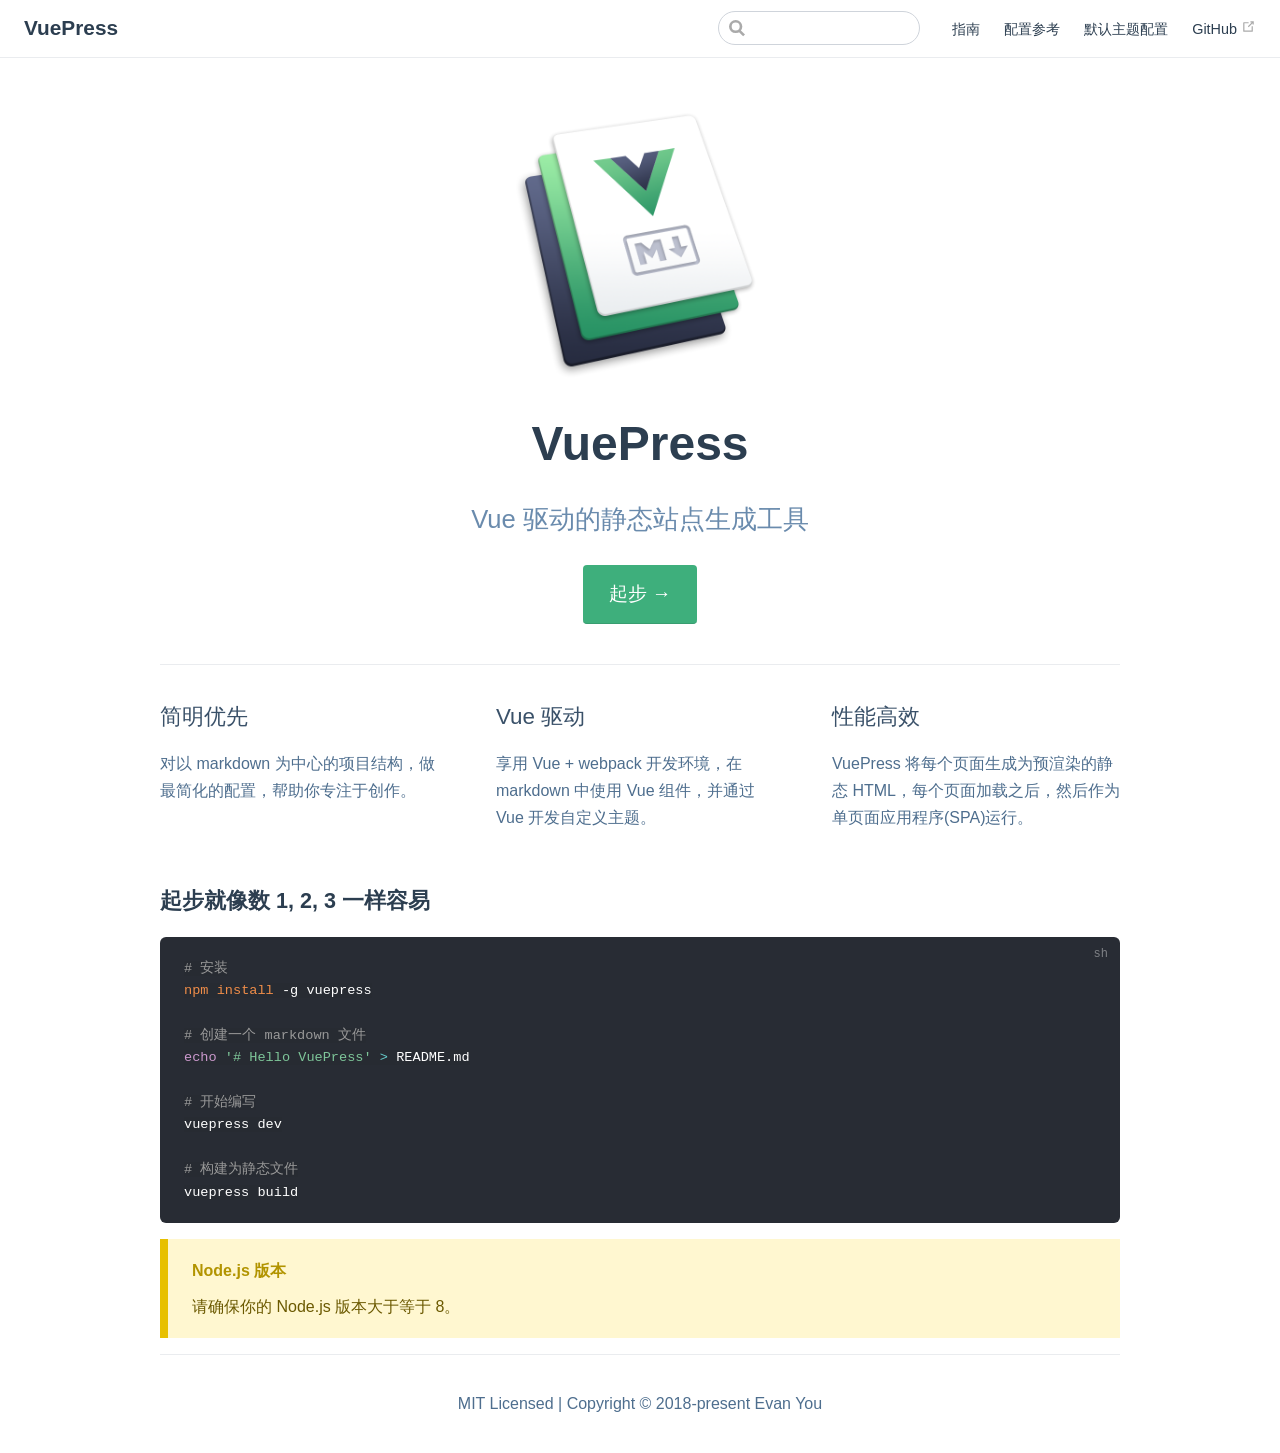
<file: index.html>
<!DOCTYPE html>
<html lang="en">
  <head>
    <meta charset="utf-8">
    <meta name="viewport" content="width=device-width,initial-scale=1,maximum-scale=1,user-scalable=no">
    <title>VuePress</title>
    <meta name="description" content="Vue 驱动的静态站点生成工具">
  <link rel="icon" href="/logo.png">
    
    <link rel="preload" href="/assets/css/0.styles.3a125a1f.css" as="style"><link rel="preload" href="/assets/js/app.1ad0d0b2.js" as="script"><link rel="preload" href="/assets/js/11.74a1a55d.js" as="script"><link rel="prefetch" href="/assets/js/7.bc165fcc.js"><link rel="prefetch" href="/assets/js/1.22dba145.js"><link rel="prefetch" href="/assets/js/2.c59d188d.js"><link rel="prefetch" href="/assets/js/3.0f805b04.js"><link rel="prefetch" href="/assets/js/4.7d28fbc9.js"><link rel="prefetch" href="/assets/js/5.846bb066.js"><link rel="prefetch" href="/assets/js/6.5ba9fc05.js"><link rel="prefetch" href="/assets/js/8.d1dff91a.js"><link rel="prefetch" href="/assets/js/9.a123cd9d.js"><link rel="prefetch" href="/assets/js/10.cf89acca.js"><link rel="prefetch" href="/assets/js/12.d0398875.js"><link rel="prefetch" href="/assets/js/13.08bb939a.js"><link rel="prefetch" href="/assets/js/14.8e0e44ba.js"><link rel="prefetch" href="/assets/js/15.48bbbd5d.js">
    <link rel="stylesheet" href="/assets/css/0.styles.3a125a1f.css">
  </head>
  <body>
    <div id="app" data-server-rendered="true"><div class="theme-container no-sidebar"><header class="navbar"><div class="sidebar-button"><svg xmlns="http://www.w3.org/2000/svg" aria-hidden="true" role="img" viewBox="0 0 448 512" class="icon"><path fill="currentColor" d="M436 124H12c-6.627 0-12-5.373-12-12V80c0-6.627 5.373-12 12-12h424c6.627 0 12 5.373 12 12v32c0 6.627-5.373 12-12 12zm0 160H12c-6.627 0-12-5.373-12-12v-32c0-6.627 5.373-12 12-12h424c6.627 0 12 5.373 12 12v32c0 6.627-5.373 12-12 12zm0 160H12c-6.627 0-12-5.373-12-12v-32c0-6.627 5.373-12 12-12h424c6.627 0 12 5.373 12 12v32c0 6.627-5.373 12-12 12z"></path></svg></div><a href="/" class="router-link-exact-active router-link-active"><!----><span class="site-name">
      VuePress
    </span></a><div class="links"><div class="search-box"><input aria-label="Search" autocomplete="off" spellcheck="false" value=""><!----></div><nav class="nav-links can-hide"><div class="nav-item"><a href="/guide/" class="nav-link">指南</a></div><div class="nav-item"><a href="/config/" class="nav-link">配置参考</a></div><div class="nav-item"><a href="/default-theme-config/" class="nav-link">默认主题配置</a></div><a href="https://github.com/docschina/vuepress" target="_blank" rel="noopener" class="github-link">
    GitHub
    <svg xmlns="http://www.w3.org/2000/svg" aria-hidden="true" x="0px" y="0px" viewBox="0 0 100 100" width="15" height="15" class="icon outbound"><path fill="currentColor" d="M18.8,85.1h56l0,0c2.2,0,4-1.8,4-4v-32h-8v28h-48v-48h28v-8h-32l0,0c-2.2,0-4,1.8-4,4v56C14.8,83.3,16.6,85.1,18.8,85.1z"></path><polygon fill="currentColor" points="45.7,48.7 51.3,54.3 77.2,28.5 77.2,37.2 85.2,37.2 85.2,14.9 62.8,14.9 62.8,22.9 71.5,22.9"></polygon></svg></a></nav></div></header><div class="sidebar"><nav class="nav-links"><div class="nav-item"><a href="/guide/" class="nav-link">指南</a></div><div class="nav-item"><a href="/config/" class="nav-link">配置参考</a></div><div class="nav-item"><a href="/default-theme-config/" class="nav-link">默认主题配置</a></div><a href="https://github.com/docschina/vuepress" target="_blank" rel="noopener" class="github-link">
    GitHub
    <svg xmlns="http://www.w3.org/2000/svg" aria-hidden="true" x="0px" y="0px" viewBox="0 0 100 100" width="15" height="15" class="icon outbound"><path fill="currentColor" d="M18.8,85.1h56l0,0c2.2,0,4-1.8,4-4v-32h-8v28h-48v-48h28v-8h-32l0,0c-2.2,0-4,1.8-4,4v56C14.8,83.3,16.6,85.1,18.8,85.1z"></path><polygon fill="currentColor" points="45.7,48.7 51.3,54.3 77.2,28.5 77.2,37.2 85.2,37.2 85.2,14.9 62.8,14.9 62.8,22.9 71.5,22.9"></polygon></svg></a></nav><!----></div><div class="home"><div class="hero"><img src="/hero.png" alt="hero"><h1>VuePress</h1><p class="description">
      Vue 驱动的静态站点生成工具
    </p><p class="action"><a href="/guide/" class="action-button">
        起步 →
      </a></p></div><div class="features"><div class="feature"><h2>简明优先</h2><p>对以 markdown 为中心的项目结构，做最简化的配置，帮助你专注于创作。</p></div><div class="feature"><h2>Vue 驱动</h2><p>享用 Vue + webpack 开发环境，在 markdown 中使用 Vue 组件，并通过 Vue 开发自定义主题。</p></div><div class="feature"><h2>性能高效</h2><p>VuePress 将每个页面生成为预渲染的静态 HTML，每个页面加载之后，然后作为单页面应用程序(SPA)运行。</p></div></div><div class="content custom"><h3 id="起步就像数-1-2-3-一样容易"><a href="#起步就像数-1-2-3-一样容易" aria-hidden="true" class="header-anchor">#</a> 起步就像数 1, 2, 3 一样容易</h3><pre class="language-bash"><code><span class="token comment"># 安装</span>
<span class="token function">npm</span> <span class="token function">install</span> -g vuepress

<span class="token comment"># 创建一个 markdown 文件</span>
<span class="token keyword">echo</span> <span class="token string">'# Hello VuePress'</span> <span class="token operator">&gt;</span> README.md

<span class="token comment"># 开始编写</span>
vuepress dev

<span class="token comment"># 构建为静态文件</span>
vuepress build
</code></pre><div class="warning custom-block"><p class="custom-block-title">Node.js 版本</p><p>请确保你的 Node.js 版本大于等于 8。</p></div></div><div class="footer">
    MIT Licensed | Copyright © 2018-present Evan You
  </div></div></div></div>
    <script src="/assets/js/11.74a1a55d.js" defer></script><script src="/assets/js/app.1ad0d0b2.js" defer></script>
    <script>
      var _hmt = _hmt || [];
      (function() {
        var hm = document.createElement("script");
        hm.src = "https://hm.baidu.com/hm.js?c3446600de53c605ba4f6c792e47dff9";
        var s = document.getElementsByTagName("script")[0];
        s.parentNode.insertBefore(hm, s);
      })();
    </script>
  </body>
</html>
</file>
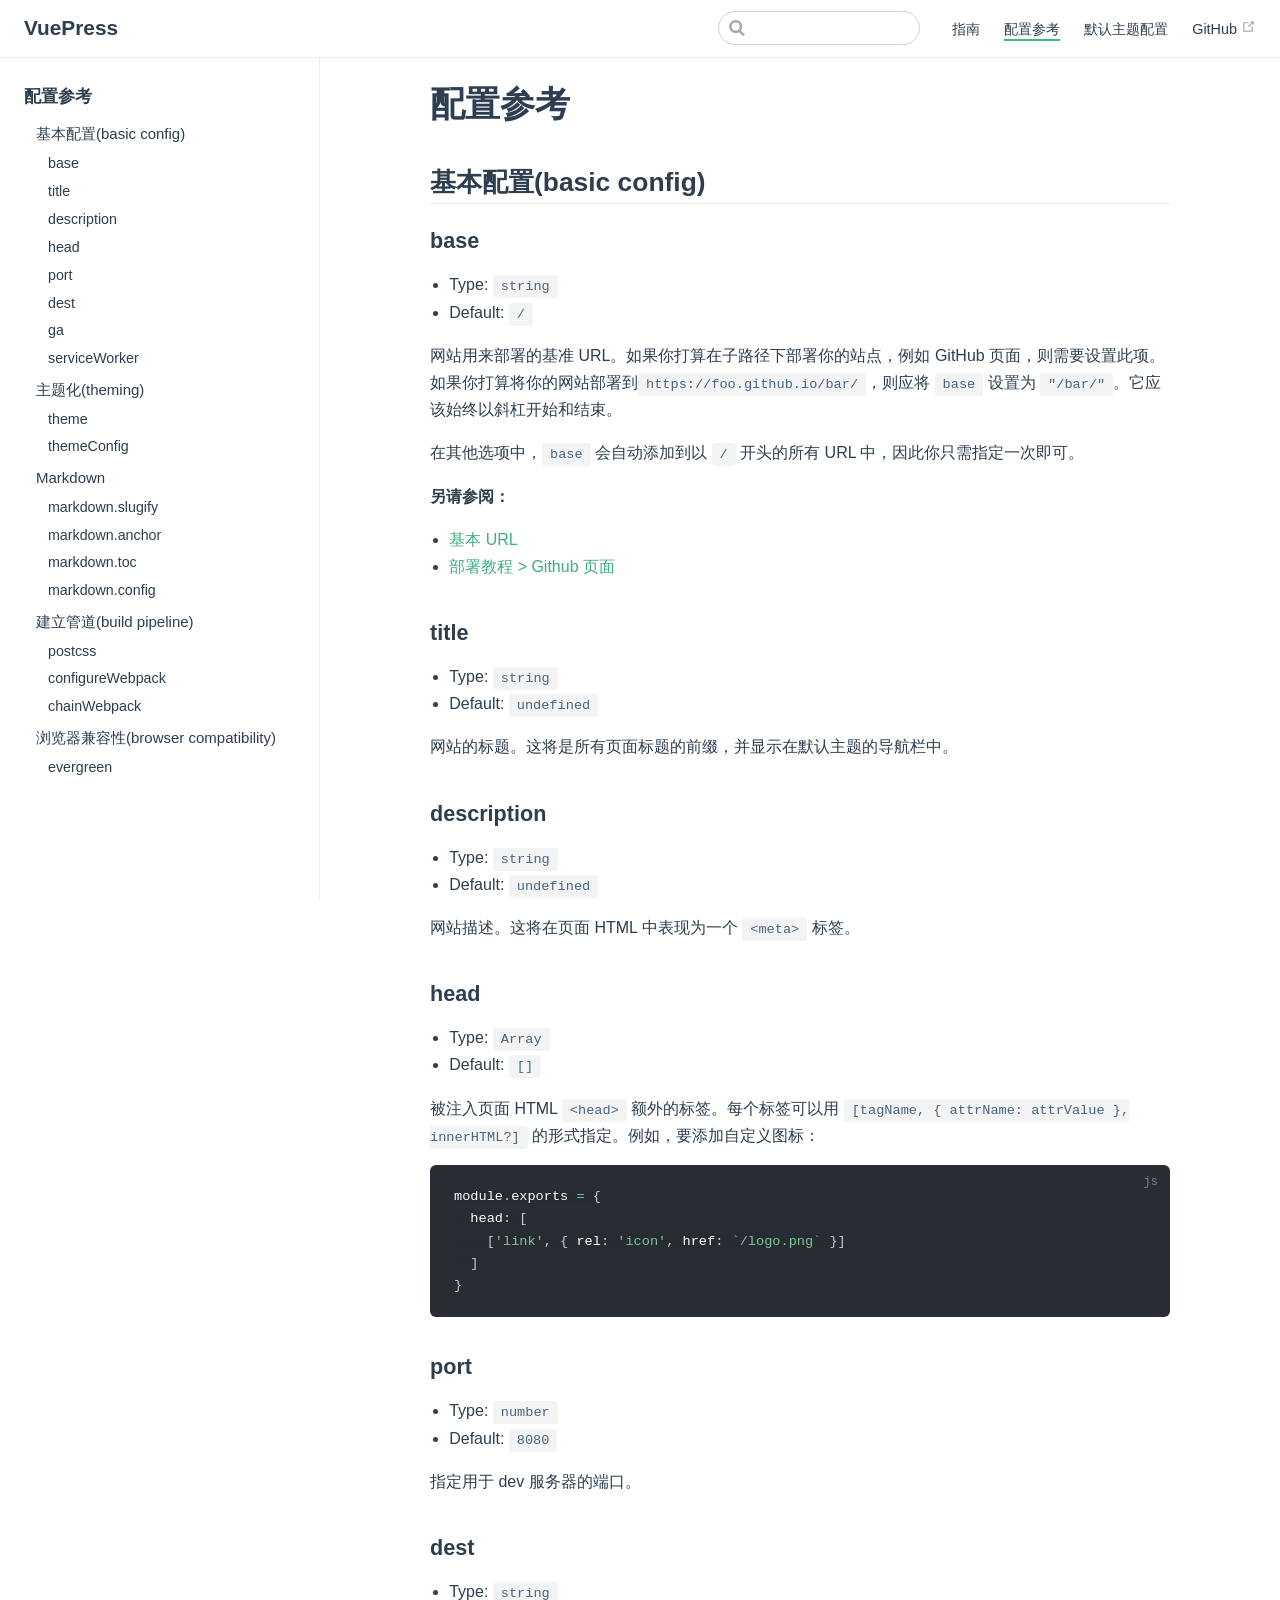
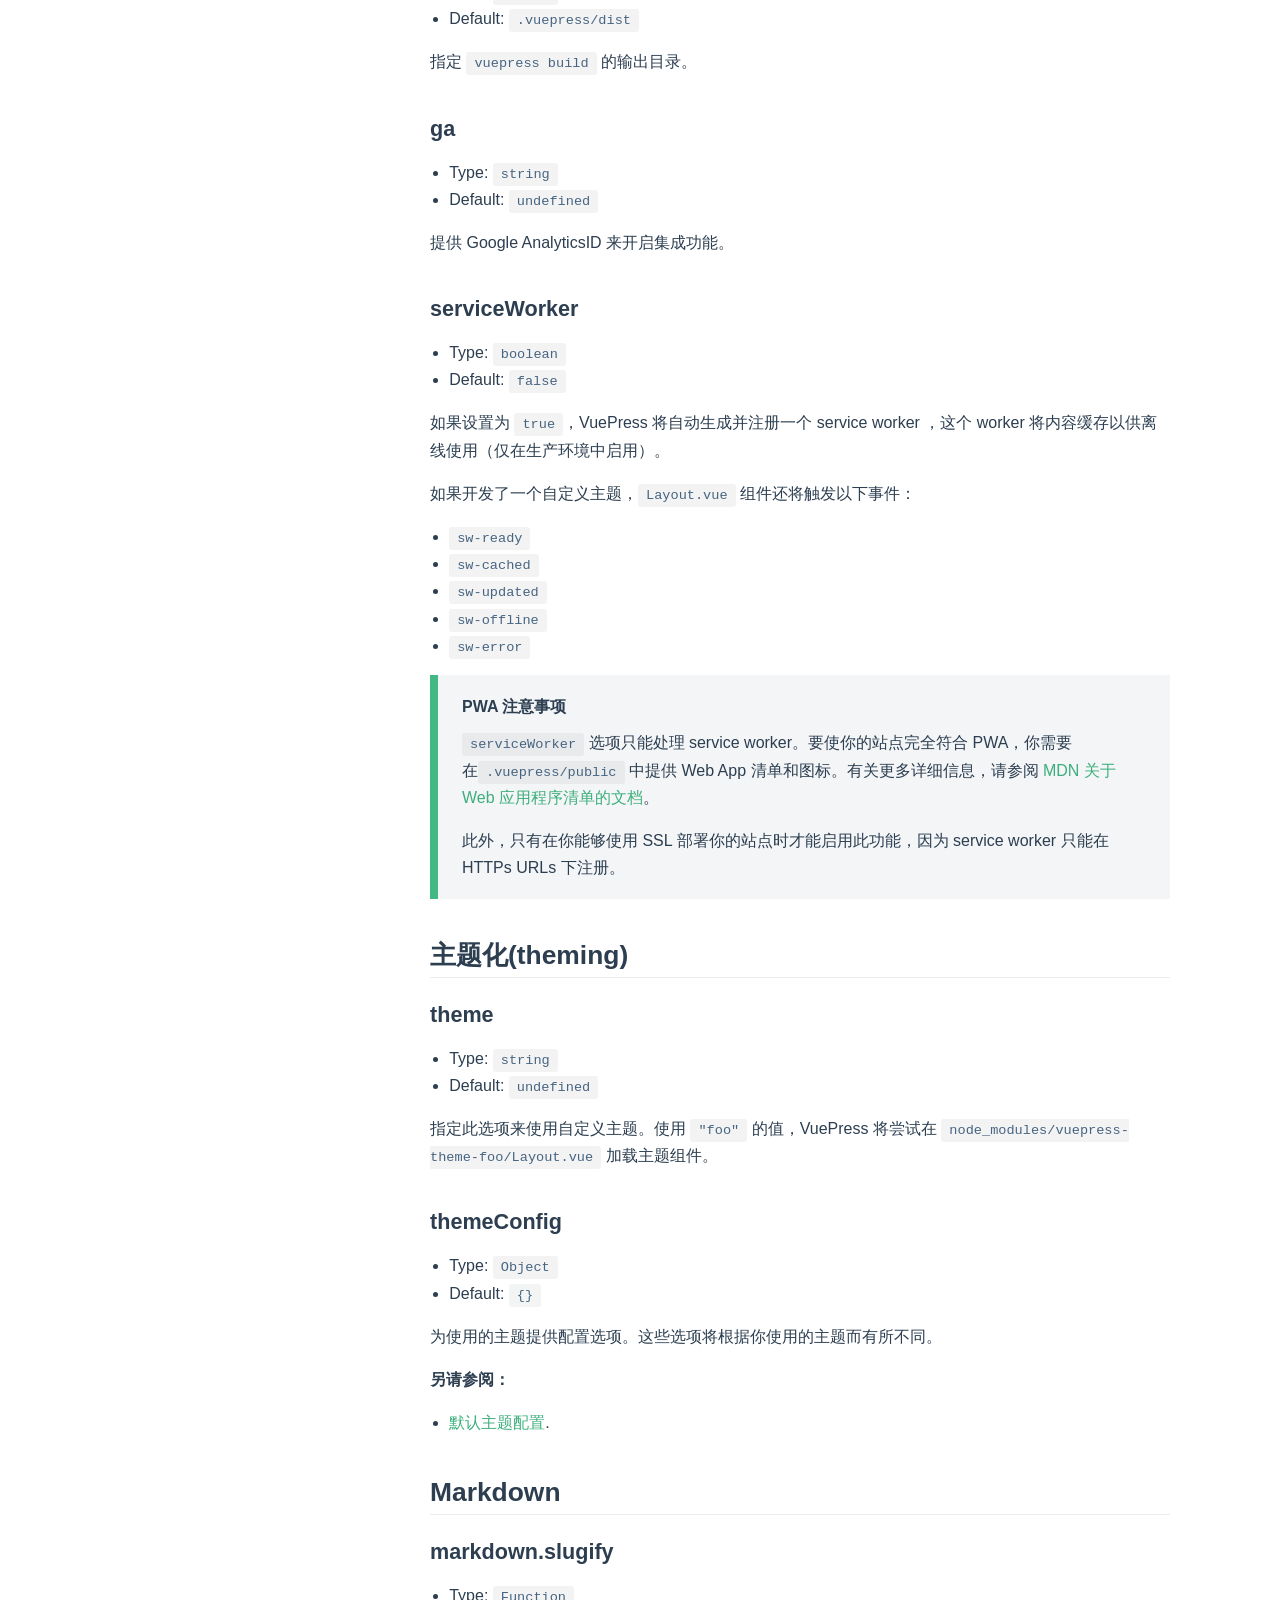
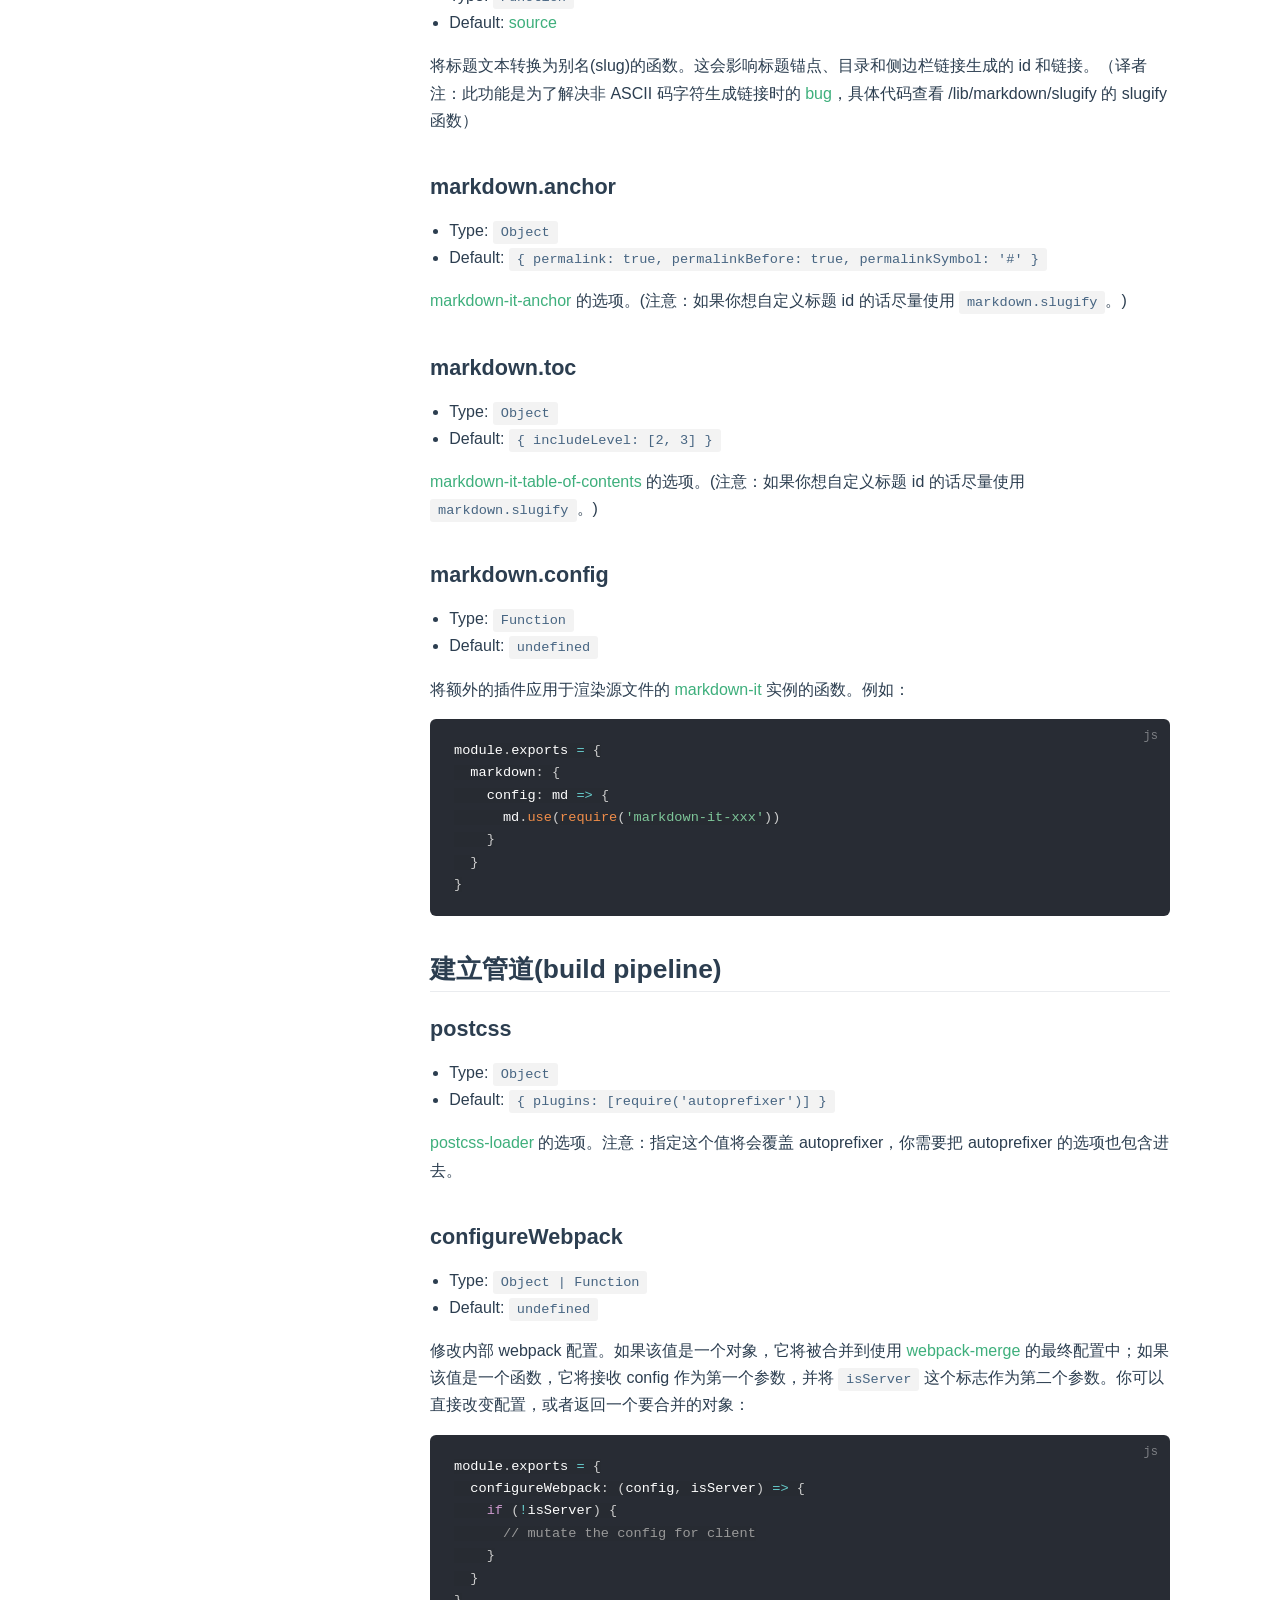
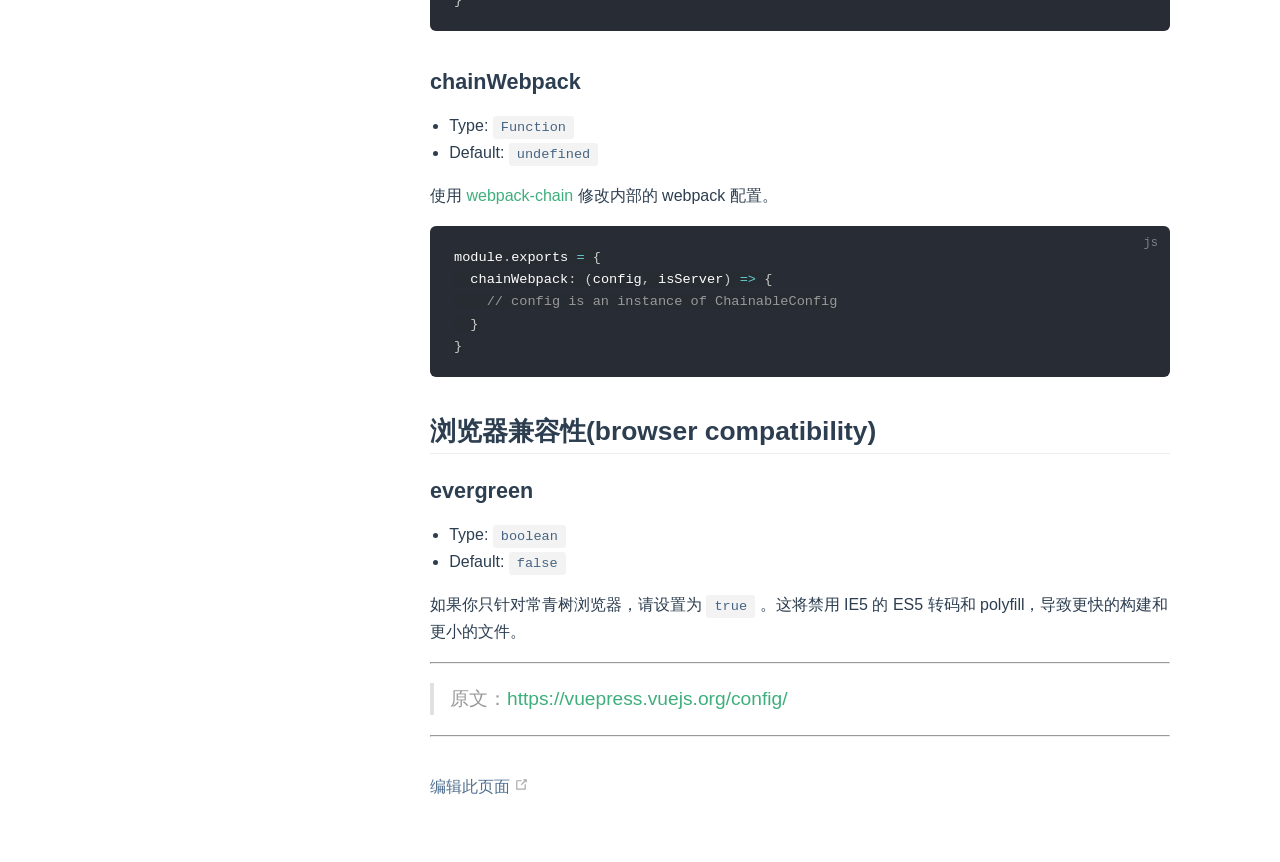
<file: config/index.html>
<!DOCTYPE html>
<html lang="en">
  <head>
    <meta charset="utf-8">
    <meta name="viewport" content="width=device-width,initial-scale=1,maximum-scale=1,user-scalable=no">
    <title>VuePress | 配置参考</title>
    <meta name="description" content="Vue 驱动的静态站点生成工具">
  <link rel="icon" href="/logo.png">
    
    <link rel="preload" href="/assets/css/0.styles.3a125a1f.css" as="style"><link rel="preload" href="/assets/js/app.1ad0d0b2.js" as="script"><link rel="preload" href="/assets/js/10.cf89acca.js" as="script"><link rel="prefetch" href="/assets/js/7.bc165fcc.js"><link rel="prefetch" href="/assets/js/1.22dba145.js"><link rel="prefetch" href="/assets/js/2.c59d188d.js"><link rel="prefetch" href="/assets/js/3.0f805b04.js"><link rel="prefetch" href="/assets/js/4.7d28fbc9.js"><link rel="prefetch" href="/assets/js/5.846bb066.js"><link rel="prefetch" href="/assets/js/6.5ba9fc05.js"><link rel="prefetch" href="/assets/js/8.d1dff91a.js"><link rel="prefetch" href="/assets/js/9.a123cd9d.js"><link rel="prefetch" href="/assets/js/11.74a1a55d.js"><link rel="prefetch" href="/assets/js/12.d0398875.js"><link rel="prefetch" href="/assets/js/13.08bb939a.js"><link rel="prefetch" href="/assets/js/14.8e0e44ba.js"><link rel="prefetch" href="/assets/js/15.48bbbd5d.js">
    <link rel="stylesheet" href="/assets/css/0.styles.3a125a1f.css">
  </head>
  <body>
    <div id="app" data-server-rendered="true"><div class="theme-container"><header class="navbar"><div class="sidebar-button"><svg xmlns="http://www.w3.org/2000/svg" aria-hidden="true" role="img" viewBox="0 0 448 512" class="icon"><path fill="currentColor" d="M436 124H12c-6.627 0-12-5.373-12-12V80c0-6.627 5.373-12 12-12h424c6.627 0 12 5.373 12 12v32c0 6.627-5.373 12-12 12zm0 160H12c-6.627 0-12-5.373-12-12v-32c0-6.627 5.373-12 12-12h424c6.627 0 12 5.373 12 12v32c0 6.627-5.373 12-12 12zm0 160H12c-6.627 0-12-5.373-12-12v-32c0-6.627 5.373-12 12-12h424c6.627 0 12 5.373 12 12v32c0 6.627-5.373 12-12 12z"></path></svg></div><a href="/" class="router-link-active"><!----><span class="site-name">
      VuePress
    </span></a><div class="links"><div class="search-box"><input aria-label="Search" autocomplete="off" spellcheck="false" value=""><!----></div><nav class="nav-links can-hide"><div class="nav-item"><a href="/guide/" class="nav-link">指南</a></div><div class="nav-item"><a href="/config/" class="nav-link router-link-exact-active router-link-active">配置参考</a></div><div class="nav-item"><a href="/default-theme-config/" class="nav-link">默认主题配置</a></div><a href="https://github.com/docschina/vuepress" target="_blank" rel="noopener" class="github-link">
    GitHub
    <svg xmlns="http://www.w3.org/2000/svg" aria-hidden="true" x="0px" y="0px" viewBox="0 0 100 100" width="15" height="15" class="icon outbound"><path fill="currentColor" d="M18.8,85.1h56l0,0c2.2,0,4-1.8,4-4v-32h-8v28h-48v-48h28v-8h-32l0,0c-2.2,0-4,1.8-4,4v56C14.8,83.3,16.6,85.1,18.8,85.1z"></path><polygon fill="currentColor" points="45.7,48.7 51.3,54.3 77.2,28.5 77.2,37.2 85.2,37.2 85.2,14.9 62.8,14.9 62.8,22.9 71.5,22.9"></polygon></svg></a></nav></div></header><div class="sidebar"><nav class="nav-links"><div class="nav-item"><a href="/guide/" class="nav-link">指南</a></div><div class="nav-item"><a href="/config/" class="nav-link router-link-exact-active router-link-active">配置参考</a></div><div class="nav-item"><a href="/default-theme-config/" class="nav-link">默认主题配置</a></div><a href="https://github.com/docschina/vuepress" target="_blank" rel="noopener" class="github-link">
    GitHub
    <svg xmlns="http://www.w3.org/2000/svg" aria-hidden="true" x="0px" y="0px" viewBox="0 0 100 100" width="15" height="15" class="icon outbound"><path fill="currentColor" d="M18.8,85.1h56l0,0c2.2,0,4-1.8,4-4v-32h-8v28h-48v-48h28v-8h-32l0,0c-2.2,0-4,1.8-4,4v56C14.8,83.3,16.6,85.1,18.8,85.1z"></path><polygon fill="currentColor" points="45.7,48.7 51.3,54.3 77.2,28.5 77.2,37.2 85.2,37.2 85.2,14.9 62.8,14.9 62.8,22.9 71.5,22.9"></polygon></svg></a></nav><ul class="sidebar-links"><li><div class="sidebar-group first"><p class="sidebar-heading open"><span>配置参考</span><!----></p><ul class="sidebar-group-items"><li><a href="/config/#基本配置-basic-config" class="sidebar-link">基本配置(basic config)</a><ul class="sidebar-sub-headers"><li class="sidebar-sub-header"><a href="/config/#base" class="sidebar-link">base</a></li><li class="sidebar-sub-header"><a href="/config/#title" class="sidebar-link">title</a></li><li class="sidebar-sub-header"><a href="/config/#description" class="sidebar-link">description</a></li><li class="sidebar-sub-header"><a href="/config/#head" class="sidebar-link">head</a></li><li class="sidebar-sub-header"><a href="/config/#port" class="sidebar-link">port</a></li><li class="sidebar-sub-header"><a href="/config/#dest" class="sidebar-link">dest</a></li><li class="sidebar-sub-header"><a href="/config/#ga" class="sidebar-link">ga</a></li><li class="sidebar-sub-header"><a href="/config/#serviceworker" class="sidebar-link">serviceWorker</a></li></ul></li><li><a href="/config/#主题化-theming" class="sidebar-link">主题化(theming)</a><ul class="sidebar-sub-headers"><li class="sidebar-sub-header"><a href="/config/#theme" class="sidebar-link">theme</a></li><li class="sidebar-sub-header"><a href="/config/#themeconfig" class="sidebar-link">themeConfig</a></li></ul></li><li><a href="/config/#markdown" class="sidebar-link">Markdown</a><ul class="sidebar-sub-headers"><li class="sidebar-sub-header"><a href="/config/#markdown-slugify" class="sidebar-link">markdown.slugify</a></li><li class="sidebar-sub-header"><a href="/config/#markdown-anchor" class="sidebar-link">markdown.anchor</a></li><li class="sidebar-sub-header"><a href="/config/#markdown-toc" class="sidebar-link">markdown.toc</a></li><li class="sidebar-sub-header"><a href="/config/#markdown-config" class="sidebar-link">markdown.config</a></li></ul></li><li><a href="/config/#建立管道-build-pipeline" class="sidebar-link">建立管道(build pipeline)</a><ul class="sidebar-sub-headers"><li class="sidebar-sub-header"><a href="/config/#postcss" class="sidebar-link">postcss</a></li><li class="sidebar-sub-header"><a href="/config/#configurewebpack" class="sidebar-link">configureWebpack</a></li><li class="sidebar-sub-header"><a href="/config/#chainwebpack" class="sidebar-link">chainWebpack</a></li></ul></li><li><a href="/config/#浏览器兼容性-browser-compatibility" class="sidebar-link">浏览器兼容性(browser compatibility)</a><ul class="sidebar-sub-headers"><li class="sidebar-sub-header"><a href="/config/#evergreen" class="sidebar-link">evergreen</a></li></ul></li></ul></div></li></ul></div><div class="page"><div class="content"><h1 id="配置参考"><a href="#配置参考" aria-hidden="true" class="header-anchor">#</a> 配置参考</h1><h2 id="基本配置-basic-config"><a href="#基本配置-basic-config" aria-hidden="true" class="header-anchor">#</a> 基本配置(basic config)</h2><h3 id="base"><a href="#base" aria-hidden="true" class="header-anchor">#</a> base</h3><ul><li>Type: <code>string</code></li><li>Default: <code>/</code></li></ul><p>网站用来部署的基准 URL。如果你打算在子路径下部署你的站点，例如 GitHub 页面，则需要设置此项。如果你打算将你的网站部署到<code>https://foo.github.io/bar/</code>，则应将 <code>base</code> 设置为 <code>&quot;/bar/&quot;</code>。它应该始终以斜杠开始和结束。</p><p>在其他选项中，<code>base</code> 会自动添加到以 <code>/</code> 开头的所有 URL 中，因此你只需指定一次即可。</p><p><strong>另请参阅：</strong></p><ul><li><a href="/guide/assets.html#base-url">基本 URL</a></li><li><a href="/guide/deploy.html#github-pages">部署教程 &gt; Github 页面</a></li></ul><h3 id="title"><a href="#title" aria-hidden="true" class="header-anchor">#</a> title</h3><ul><li>Type: <code>string</code></li><li>Default: <code>undefined</code></li></ul><p>网站的标题。这将是所有页面标题的前缀，并显示在默认主题的导航栏中。</p><h3 id="description"><a href="#description" aria-hidden="true" class="header-anchor">#</a> description</h3><ul><li>Type: <code>string</code></li><li>Default: <code>undefined</code></li></ul><p>网站描述。这将在页面 HTML 中表现为一个 <code>&lt;meta&gt;</code> 标签。</p><h3 id="head"><a href="#head" aria-hidden="true" class="header-anchor">#</a> head</h3><ul><li>Type: <code>Array</code></li><li>Default: <code>[]</code></li></ul><p>被注入页面 HTML <code>&lt;head&gt;</code> 额外的标签。每个标签可以用 <code>[tagName, { attrName: attrValue }, innerHTML?]</code> 的形式指定。例如，要添加自定义图标：</p><pre class="language-js"><code>module<span class="token punctuation">.</span>exports <span class="token operator">=</span> <span class="token punctuation">{</span>
  head<span class="token punctuation">:</span> <span class="token punctuation">[</span>
    <span class="token punctuation">[</span><span class="token string">'link'</span><span class="token punctuation">,</span> <span class="token punctuation">{</span> rel<span class="token punctuation">:</span> <span class="token string">'icon'</span><span class="token punctuation">,</span> href<span class="token punctuation">:</span> <span class="token template-string"><span class="token string">`/logo.png`</span></span> <span class="token punctuation">}</span><span class="token punctuation">]</span>
  <span class="token punctuation">]</span>
<span class="token punctuation">}</span>
</code></pre><h3 id="port"><a href="#port" aria-hidden="true" class="header-anchor">#</a> port</h3><ul><li>Type: <code>number</code></li><li>Default: <code>8080</code></li></ul><p>指定用于 dev 服务器的端口。</p><h3 id="dest"><a href="#dest" aria-hidden="true" class="header-anchor">#</a> dest</h3><ul><li>Type: <code>string</code></li><li>Default: <code>.vuepress/dist</code></li></ul><p>指定 <code>vuepress build</code> 的输出目录。</p><h3 id="ga"><a href="#ga" aria-hidden="true" class="header-anchor">#</a> ga</h3><ul><li>Type: <code>string</code></li><li>Default: <code>undefined</code></li></ul><p>提供 Google AnalyticsID 来开启集成功能。</p><h3 id="serviceworker"><a href="#serviceworker" aria-hidden="true" class="header-anchor">#</a> serviceWorker</h3><ul><li>Type: <code>boolean</code></li><li>Default: <code>false</code></li></ul><p>如果设置为 <code>true</code>，VuePress 将自动生成并注册一个 service worker ，这个 worker 将内容缓存以供离线使用（仅在生产环境中启用）。</p><p>如果开发了一个自定义主题，<code>Layout.vue</code> 组件还将触发以下事件：</p><ul><li><code>sw-ready</code></li><li><code>sw-cached</code></li><li><code>sw-updated</code></li><li><code>sw-offline</code></li><li><code>sw-error</code></li></ul><div class="tip custom-block"><p class="custom-block-title">PWA 注意事项</p><p><code>serviceWorker</code> 选项只能处理 service worker。要使你的站点完全符合 PWA，你需要在<code>.vuepress/public</code> 中提供 Web App 清单和图标。有关更多详细信息，请参阅 <a href="https://developer.mozilla.org/en-US/docs/Web/Manifest" target="_blank" rel="noopener noreferrer">MDN 关于 Web 应用程序清单的文档</a>。</p><p>此外，只有在你能够使用 SSL 部署你的站点时才能启用此功能，因为 service worker 只能在 HTTPs URLs 下注册。</p></div><h2 id="主题化-theming"><a href="#主题化-theming" aria-hidden="true" class="header-anchor">#</a> 主题化(theming)</h2><h3 id="theme"><a href="#theme" aria-hidden="true" class="header-anchor">#</a> theme</h3><ul><li>Type: <code>string</code></li><li>Default: <code>undefined</code></li></ul><p>指定此选项来使用自定义主题。使用 <code>&quot;foo&quot;</code> 的值，VuePress 将尝试在 <code>node_modules/vuepress-theme-foo/Layout.vue</code> 加载主题组件。</p><h3 id="themeconfig"><a href="#themeconfig" aria-hidden="true" class="header-anchor">#</a> themeConfig</h3><ul><li>Type: <code>Object</code></li><li>Default: <code>{}</code></li></ul><p>为使用的主题提供配置选项。这些选项将根据你使用的主题而有所不同。</p><p><strong>另请参阅：</strong></p><ul><li><a href="/default-theme-config/">默认主题配置</a>.</li></ul><h2 id="markdown"><a href="#markdown" aria-hidden="true" class="header-anchor">#</a> Markdown</h2><h3 id="markdown-slugify"><a href="#markdown-slugify" aria-hidden="true" class="header-anchor">#</a> markdown.slugify</h3><ul><li>Type: <code>Function</code></li><li>Default: <a href="https://github.com/vuejs/vuepress/blob/master/lib/markdown/slugify.js" target="_blank" rel="noopener noreferrer">source</a></li></ul><p>将标题文本转换为别名(slug)的函数。这会影响标题锚点、目录和侧边栏链接生成的 id 和链接。（译者注：此功能是为了解决非 ASCII 码字符生成链接时的 <a href="https://github.com/vuejs/vuepress/issues/45" target="_blank" rel="noopener noreferrer">bug</a>，具体代码查看 /lib/markdown/slugify 的 slugify 函数）</p><h3 id="markdown-anchor"><a href="#markdown-anchor" aria-hidden="true" class="header-anchor">#</a> markdown.anchor</h3><ul><li>Type: <code>Object</code></li><li>Default: <code>{ permalink: true, permalinkBefore: true, permalinkSymbol: '#' }</code></li></ul><p><a href="https://github.com/valeriangalliat/markdown-it-anchor" target="_blank" rel="noopener noreferrer">markdown-it-anchor</a> 的选项。(注意：如果你想自定义标题 id 的话尽量使用 <code>markdown.slugify</code>。)</p><h3 id="markdown-toc"><a href="#markdown-toc" aria-hidden="true" class="header-anchor">#</a> markdown.toc</h3><ul><li>Type: <code>Object</code></li><li>Default: <code>{ includeLevel: [2, 3] }</code></li></ul><p><a href="https://github.com/Oktavilla/markdown-it-table-of-contents" target="_blank" rel="noopener noreferrer">markdown-it-table-of-contents</a> 的选项。(注意：如果你想自定义标题 id 的话尽量使用 <code>markdown.slugify</code>。)</p><h3 id="markdown-config"><a href="#markdown-config" aria-hidden="true" class="header-anchor">#</a> markdown.config</h3><ul><li>Type: <code>Function</code></li><li>Default: <code>undefined</code></li></ul><p>将额外的插件应用于渲染源文件的 <a href="https://github.com/markdown-it/markdown-it" target="_blank" rel="noopener noreferrer">markdown-it</a> 实例的函数。例如：</p><pre class="language-js"><code>module<span class="token punctuation">.</span>exports <span class="token operator">=</span> <span class="token punctuation">{</span>
  markdown<span class="token punctuation">:</span> <span class="token punctuation">{</span>
    config<span class="token punctuation">:</span> md <span class="token operator">=&gt;</span> <span class="token punctuation">{</span>
      md<span class="token punctuation">.</span><span class="token function">use</span><span class="token punctuation">(</span><span class="token function">require</span><span class="token punctuation">(</span><span class="token string">'markdown-it-xxx'</span><span class="token punctuation">)</span><span class="token punctuation">)</span>
    <span class="token punctuation">}</span>
  <span class="token punctuation">}</span>
<span class="token punctuation">}</span>
</code></pre><h2 id="建立管道-build-pipeline"><a href="#建立管道-build-pipeline" aria-hidden="true" class="header-anchor">#</a> 建立管道(build pipeline)</h2><h3 id="postcss"><a href="#postcss" aria-hidden="true" class="header-anchor">#</a> postcss</h3><ul><li>Type: <code>Object</code></li><li>Default: <code>{ plugins: [require('autoprefixer')] }</code></li></ul><p><a href="https://github.com/postcss/postcss-loader" target="_blank" rel="noopener noreferrer">postcss-loader</a> 的选项。注意：指定这个值将会覆盖 autoprefixer，你需要把 autoprefixer 的选项也包含进去。</p><h3 id="configurewebpack"><a href="#configurewebpack" aria-hidden="true" class="header-anchor">#</a> configureWebpack</h3><ul><li>Type: <code>Object | Function</code></li><li>Default: <code>undefined</code></li></ul><p>修改内部 webpack 配置。如果该值是一个对象，它将被合并到使用 <a href="https://github.com/survivejs/webpack-merge" target="_blank" rel="noopener noreferrer">webpack-merge</a> 的最终配置中；如果该值是一个函数，它将接收 config 作为第一个参数，并将 <code>isServer</code> 这个标志作为第二个参数。你可以直接改变配置，或者返回一个要合并的对象：</p><pre class="language-js"><code>module<span class="token punctuation">.</span>exports <span class="token operator">=</span> <span class="token punctuation">{</span>
  configureWebpack<span class="token punctuation">:</span> <span class="token punctuation">(</span>config<span class="token punctuation">,</span> isServer<span class="token punctuation">)</span> <span class="token operator">=&gt;</span> <span class="token punctuation">{</span>
    <span class="token keyword">if</span> <span class="token punctuation">(</span><span class="token operator">!</span>isServer<span class="token punctuation">)</span> <span class="token punctuation">{</span>
      <span class="token comment">// mutate the config for client</span>
    <span class="token punctuation">}</span>
  <span class="token punctuation">}</span>
<span class="token punctuation">}</span>
</code></pre><h3 id="chainwebpack"><a href="#chainwebpack" aria-hidden="true" class="header-anchor">#</a> chainWebpack</h3><ul><li>Type: <code>Function</code></li><li>Default: <code>undefined</code></li></ul><p>使用 <a href="https://github.com/mozilla-neutrino/webpack-chain" target="_blank" rel="noopener noreferrer">webpack-chain</a> 修改内部的 webpack 配置。</p><pre class="language-js"><code>module<span class="token punctuation">.</span>exports <span class="token operator">=</span> <span class="token punctuation">{</span>
  chainWebpack<span class="token punctuation">:</span> <span class="token punctuation">(</span>config<span class="token punctuation">,</span> isServer<span class="token punctuation">)</span> <span class="token operator">=&gt;</span> <span class="token punctuation">{</span>
    <span class="token comment">// config is an instance of ChainableConfig</span>
  <span class="token punctuation">}</span>
<span class="token punctuation">}</span>
</code></pre><h2 id="浏览器兼容性-browser-compatibility"><a href="#浏览器兼容性-browser-compatibility" aria-hidden="true" class="header-anchor">#</a> 浏览器兼容性(browser compatibility)</h2><h3 id="evergreen"><a href="#evergreen" aria-hidden="true" class="header-anchor">#</a> evergreen</h3><ul><li>Type: <code>boolean</code></li><li>Default: <code>false</code></li></ul><p>如果你只针对常青树浏览器，请设置为 <code>true</code> 。这将禁用 IE5 的 ES5 转码和 polyfill，导致更快的构建和更小的文件。</p><hr><blockquote><p>原文：<a href="https://vuepress.vuejs.org/config/" target="_blank" rel="noopener noreferrer">https://vuepress.vuejs.org/config/</a></p></blockquote><hr></div><div class="content edit-link"><a href="https://github.com/docschina/vuepress/edit/cn/docs/config/README.md" target="_blank">编辑此页面</a><svg xmlns="http://www.w3.org/2000/svg" aria-hidden="true" x="0px" y="0px" viewBox="0 0 100 100" width="15" height="15" class="icon outbound"><path fill="currentColor" d="M18.8,85.1h56l0,0c2.2,0,4-1.8,4-4v-32h-8v28h-48v-48h28v-8h-32l0,0c-2.2,0-4,1.8-4,4v56C14.8,83.3,16.6,85.1,18.8,85.1z"></path><polygon fill="currentColor" points="45.7,48.7 51.3,54.3 77.2,28.5 77.2,37.2 85.2,37.2 85.2,14.9 62.8,14.9 62.8,22.9 71.5,22.9"></polygon></svg></div><!----></div></div></div>
    <script src="/assets/js/10.cf89acca.js" defer></script><script src="/assets/js/app.1ad0d0b2.js" defer></script>
    <script>
      var _hmt = _hmt || [];
      (function() {
        var hm = document.createElement("script");
        hm.src = "https://hm.baidu.com/hm.js?c3446600de53c605ba4f6c792e47dff9";
        var s = document.getElementsByTagName("script")[0];
        s.parentNode.insertBefore(hm, s);
      })();
    </script>
  </body>
</html>
</file>
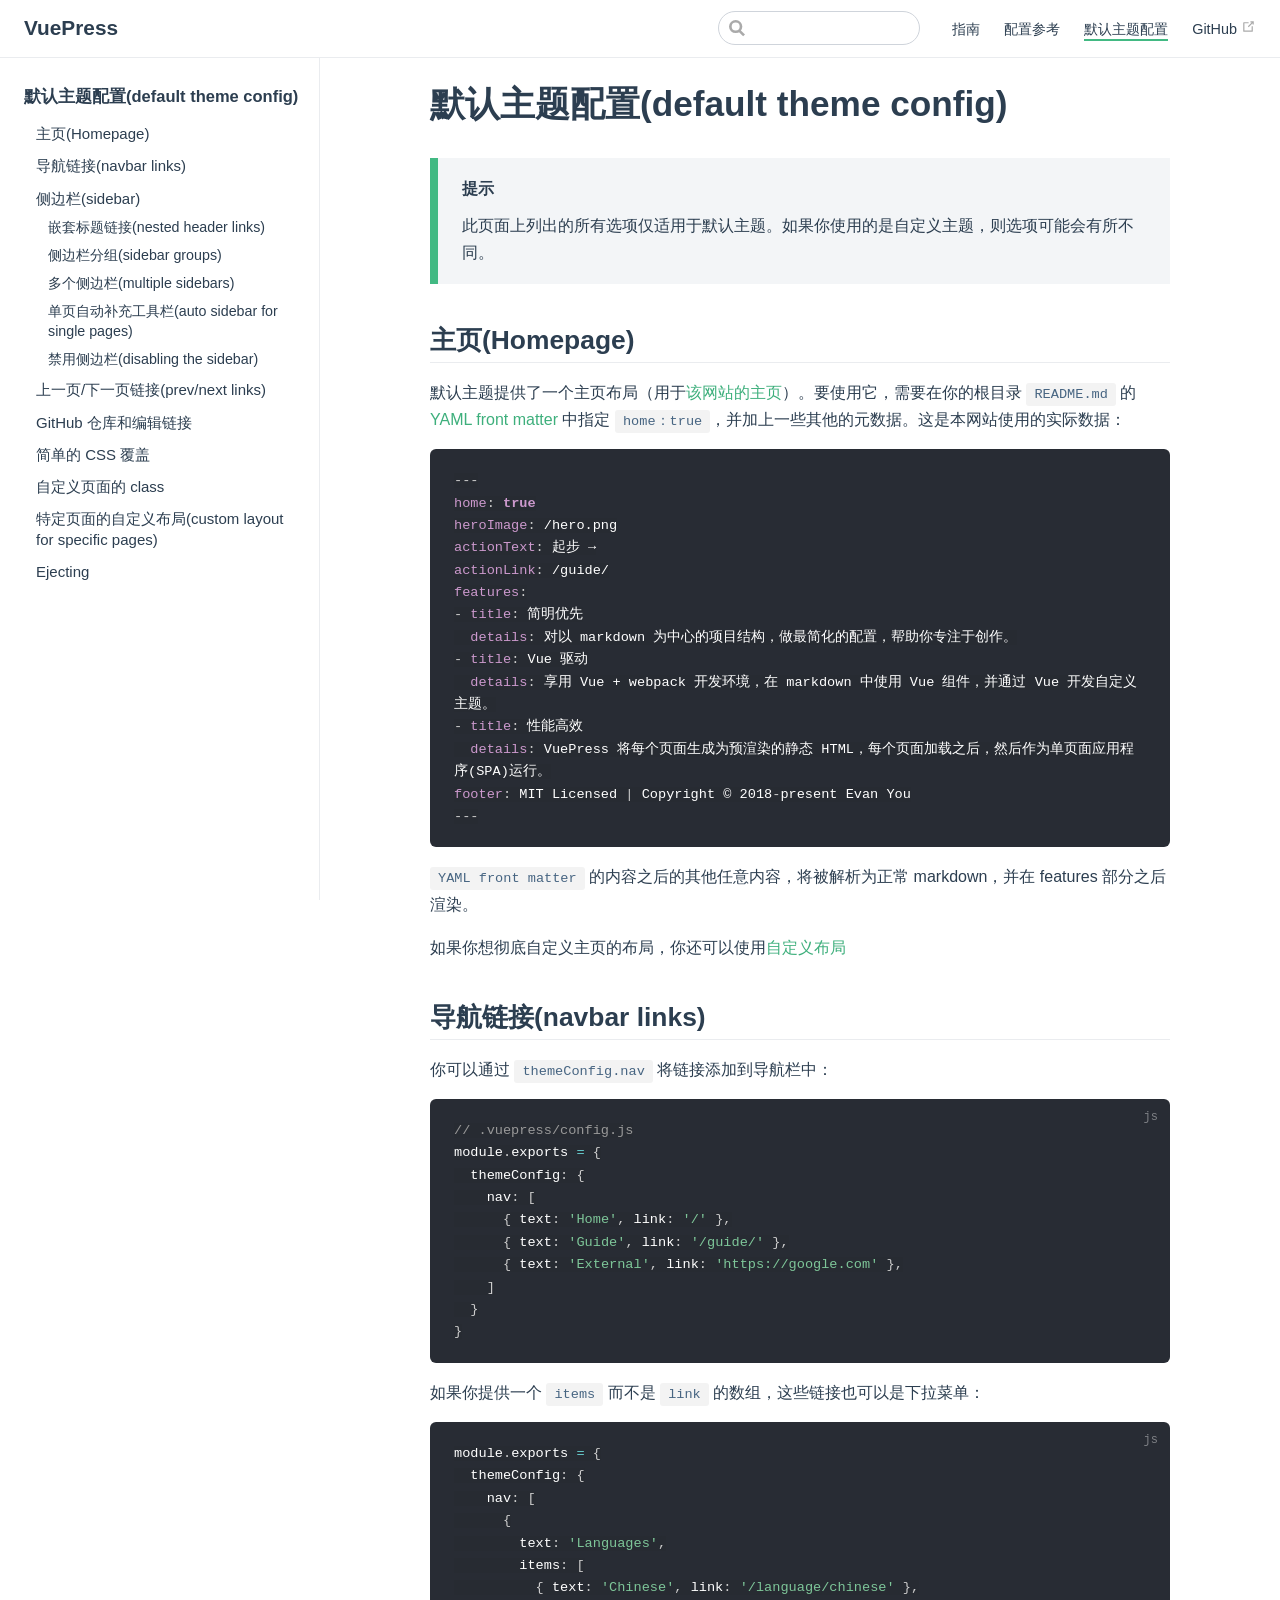
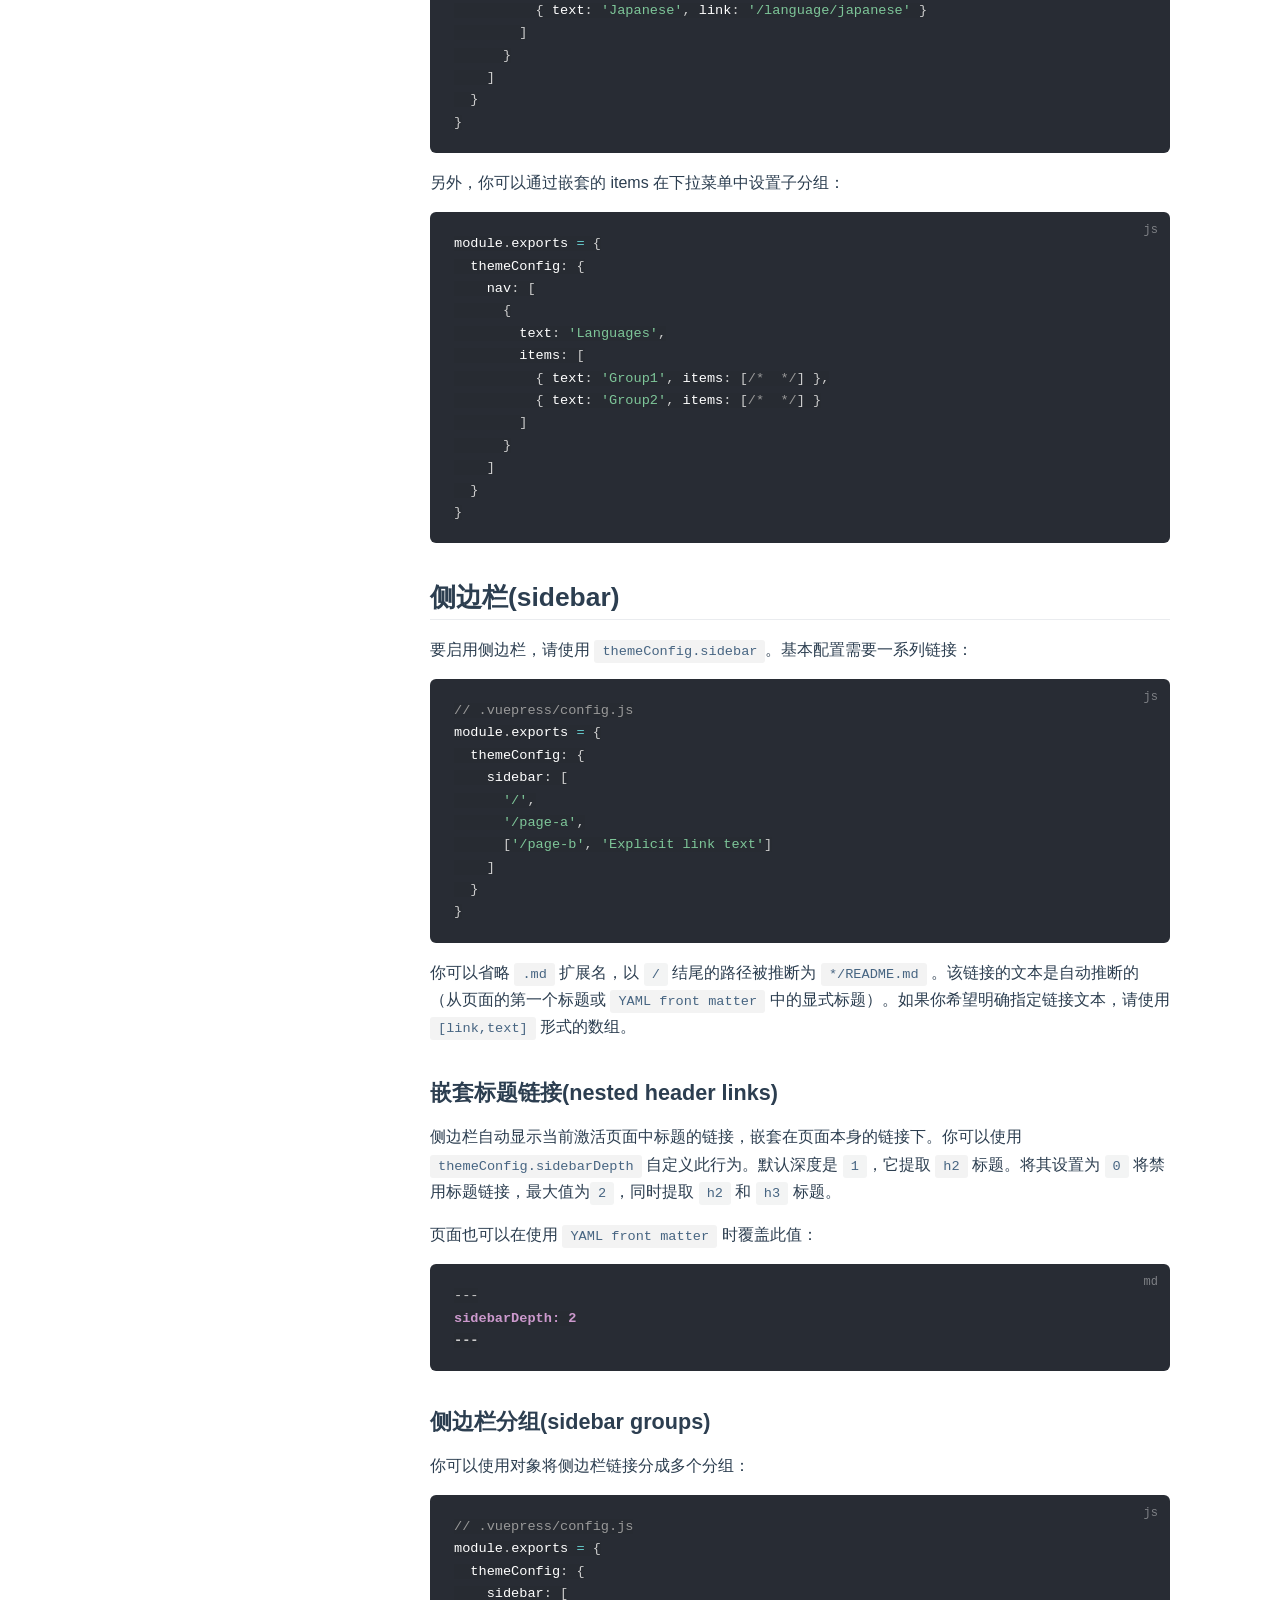
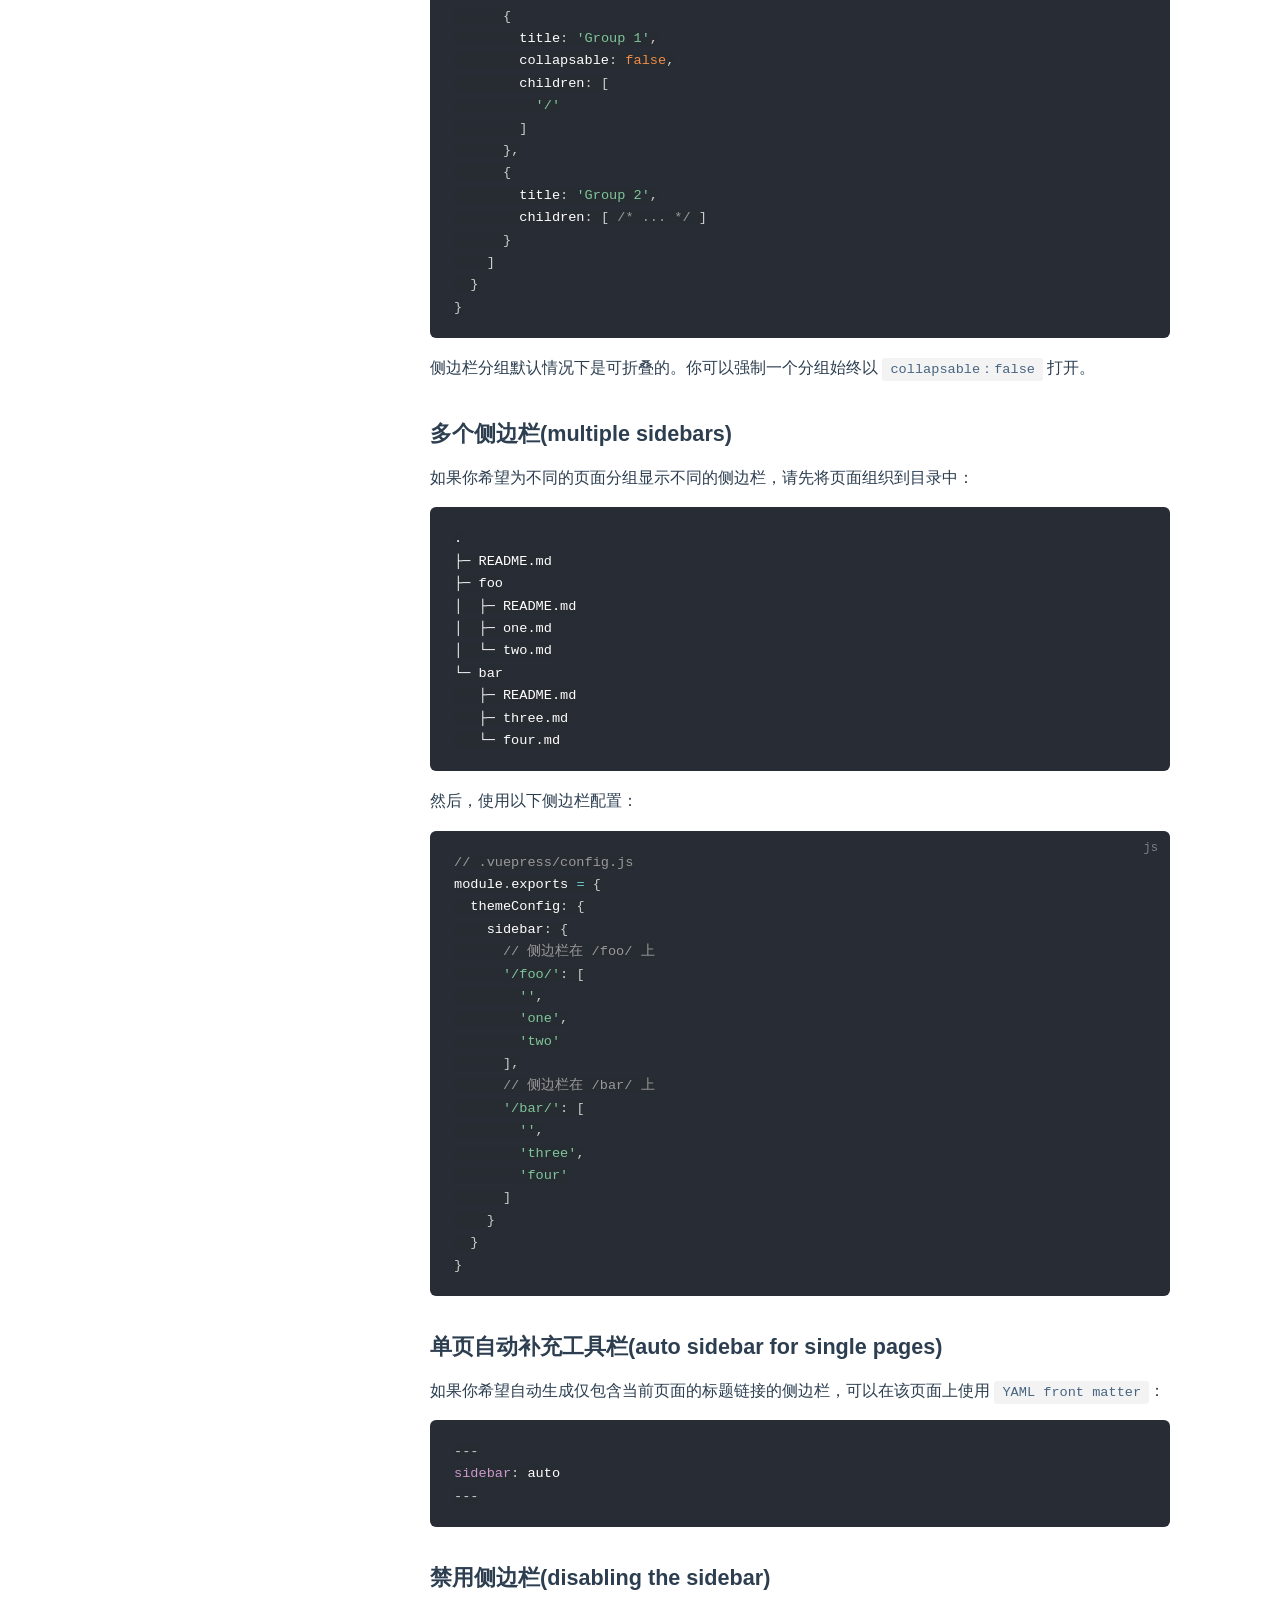
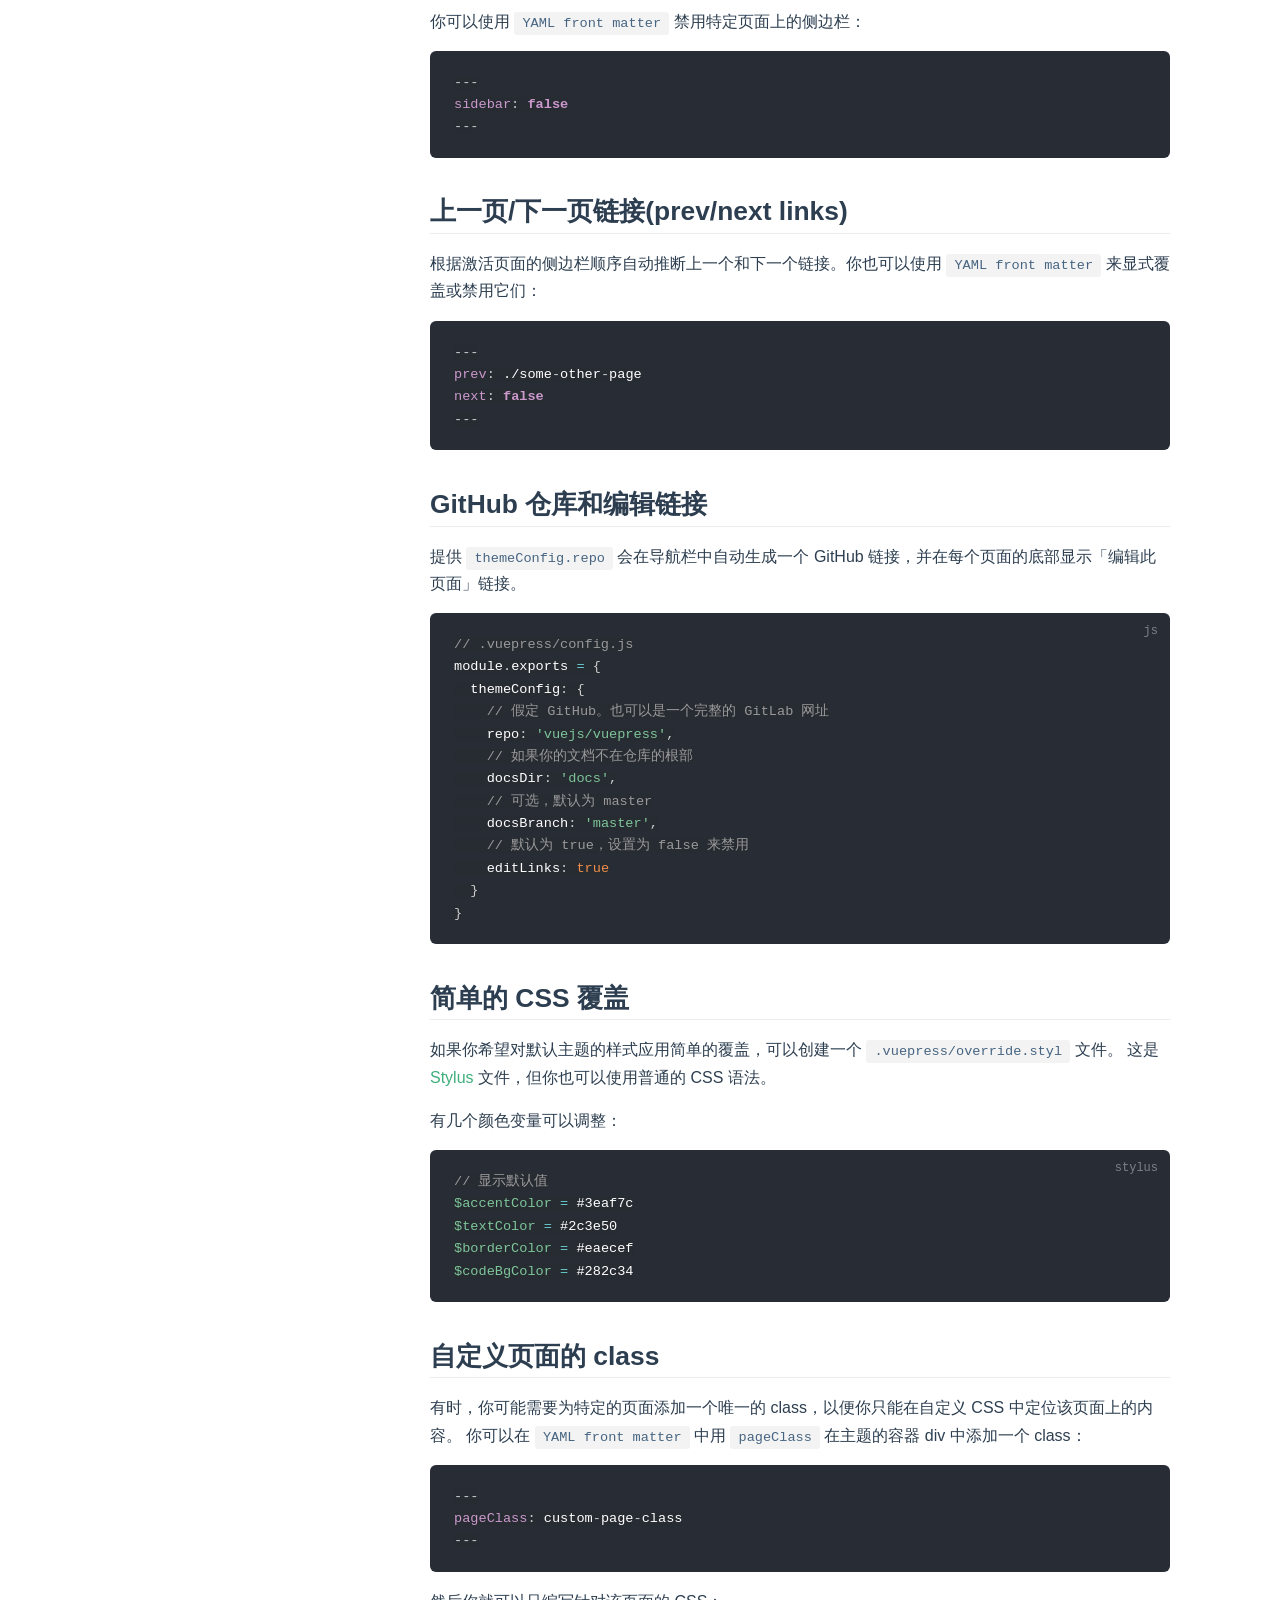
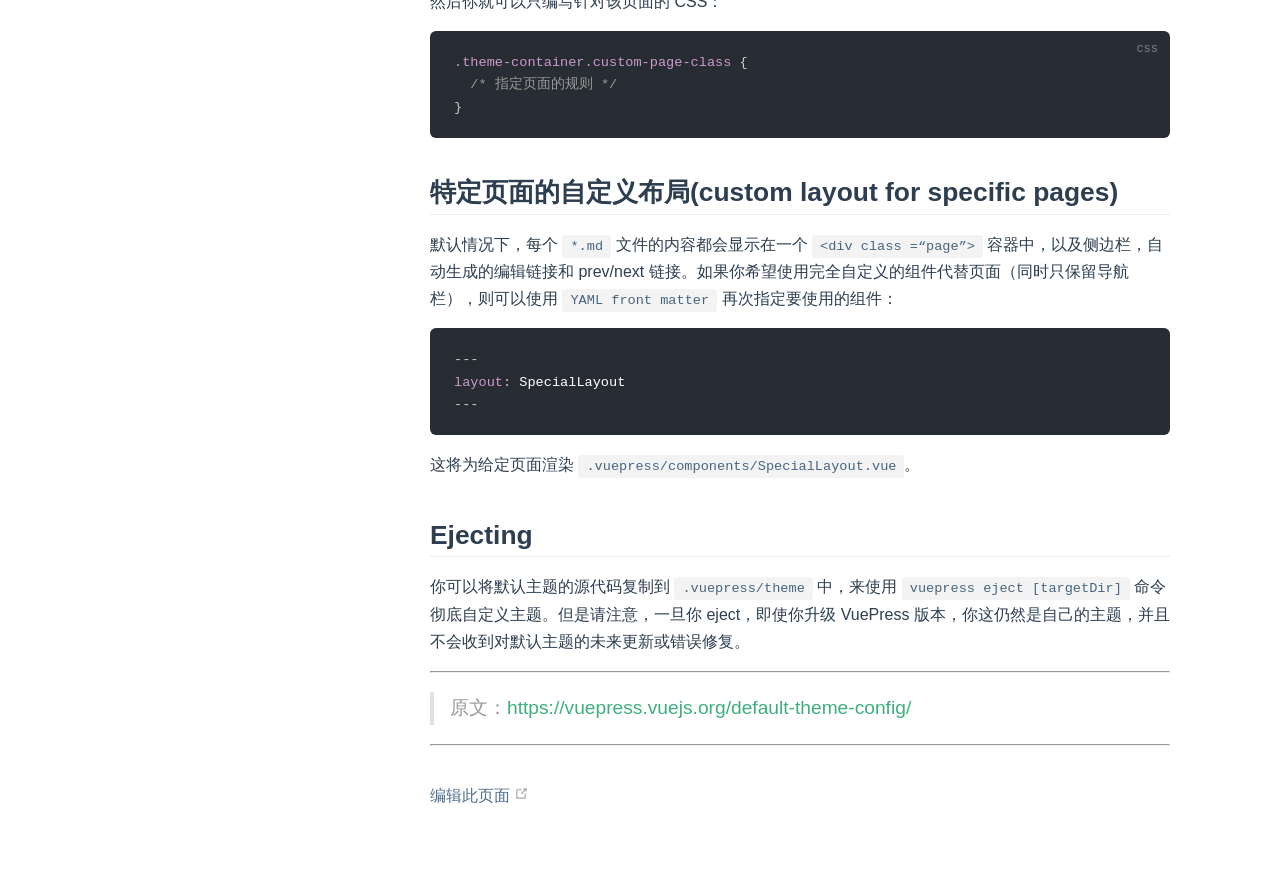
<file: default-theme-config/index.html>
<!DOCTYPE html>
<html lang="en">
  <head>
    <meta charset="utf-8">
    <meta name="viewport" content="width=device-width,initial-scale=1,maximum-scale=1,user-scalable=no">
    <title>VuePress | 默认主题配置(default theme config)</title>
    <meta name="description" content="Vue 驱动的静态站点生成工具">
  <link rel="icon" href="/logo.png">
    
    <link rel="preload" href="/assets/css/0.styles.3a125a1f.css" as="style"><link rel="preload" href="/assets/js/app.1ad0d0b2.js" as="script"><link rel="preload" href="/assets/js/9.a123cd9d.js" as="script"><link rel="prefetch" href="/assets/js/7.bc165fcc.js"><link rel="prefetch" href="/assets/js/1.22dba145.js"><link rel="prefetch" href="/assets/js/2.c59d188d.js"><link rel="prefetch" href="/assets/js/3.0f805b04.js"><link rel="prefetch" href="/assets/js/4.7d28fbc9.js"><link rel="prefetch" href="/assets/js/5.846bb066.js"><link rel="prefetch" href="/assets/js/6.5ba9fc05.js"><link rel="prefetch" href="/assets/js/8.d1dff91a.js"><link rel="prefetch" href="/assets/js/10.cf89acca.js"><link rel="prefetch" href="/assets/js/11.74a1a55d.js"><link rel="prefetch" href="/assets/js/12.d0398875.js"><link rel="prefetch" href="/assets/js/13.08bb939a.js"><link rel="prefetch" href="/assets/js/14.8e0e44ba.js"><link rel="prefetch" href="/assets/js/15.48bbbd5d.js">
    <link rel="stylesheet" href="/assets/css/0.styles.3a125a1f.css">
  </head>
  <body>
    <div id="app" data-server-rendered="true"><div class="theme-container"><header class="navbar"><div class="sidebar-button"><svg xmlns="http://www.w3.org/2000/svg" aria-hidden="true" role="img" viewBox="0 0 448 512" class="icon"><path fill="currentColor" d="M436 124H12c-6.627 0-12-5.373-12-12V80c0-6.627 5.373-12 12-12h424c6.627 0 12 5.373 12 12v32c0 6.627-5.373 12-12 12zm0 160H12c-6.627 0-12-5.373-12-12v-32c0-6.627 5.373-12 12-12h424c6.627 0 12 5.373 12 12v32c0 6.627-5.373 12-12 12zm0 160H12c-6.627 0-12-5.373-12-12v-32c0-6.627 5.373-12 12-12h424c6.627 0 12 5.373 12 12v32c0 6.627-5.373 12-12 12z"></path></svg></div><a href="/" class="router-link-active"><!----><span class="site-name">
      VuePress
    </span></a><div class="links"><div class="search-box"><input aria-label="Search" autocomplete="off" spellcheck="false" value=""><!----></div><nav class="nav-links can-hide"><div class="nav-item"><a href="/guide/" class="nav-link">指南</a></div><div class="nav-item"><a href="/config/" class="nav-link">配置参考</a></div><div class="nav-item"><a href="/default-theme-config/" class="nav-link router-link-exact-active router-link-active">默认主题配置</a></div><a href="https://github.com/docschina/vuepress" target="_blank" rel="noopener" class="github-link">
    GitHub
    <svg xmlns="http://www.w3.org/2000/svg" aria-hidden="true" x="0px" y="0px" viewBox="0 0 100 100" width="15" height="15" class="icon outbound"><path fill="currentColor" d="M18.8,85.1h56l0,0c2.2,0,4-1.8,4-4v-32h-8v28h-48v-48h28v-8h-32l0,0c-2.2,0-4,1.8-4,4v56C14.8,83.3,16.6,85.1,18.8,85.1z"></path><polygon fill="currentColor" points="45.7,48.7 51.3,54.3 77.2,28.5 77.2,37.2 85.2,37.2 85.2,14.9 62.8,14.9 62.8,22.9 71.5,22.9"></polygon></svg></a></nav></div></header><div class="sidebar"><nav class="nav-links"><div class="nav-item"><a href="/guide/" class="nav-link">指南</a></div><div class="nav-item"><a href="/config/" class="nav-link">配置参考</a></div><div class="nav-item"><a href="/default-theme-config/" class="nav-link router-link-exact-active router-link-active">默认主题配置</a></div><a href="https://github.com/docschina/vuepress" target="_blank" rel="noopener" class="github-link">
    GitHub
    <svg xmlns="http://www.w3.org/2000/svg" aria-hidden="true" x="0px" y="0px" viewBox="0 0 100 100" width="15" height="15" class="icon outbound"><path fill="currentColor" d="M18.8,85.1h56l0,0c2.2,0,4-1.8,4-4v-32h-8v28h-48v-48h28v-8h-32l0,0c-2.2,0-4,1.8-4,4v56C14.8,83.3,16.6,85.1,18.8,85.1z"></path><polygon fill="currentColor" points="45.7,48.7 51.3,54.3 77.2,28.5 77.2,37.2 85.2,37.2 85.2,14.9 62.8,14.9 62.8,22.9 71.5,22.9"></polygon></svg></a></nav><ul class="sidebar-links"><li><div class="sidebar-group first"><p class="sidebar-heading open"><span>默认主题配置(default theme config)</span><!----></p><ul class="sidebar-group-items"><li><a href="/default-theme-config/#主页-homepage" class="sidebar-link">主页(Homepage)</a><ul class="sidebar-sub-headers"></ul></li><li><a href="/default-theme-config/#导航链接-navbar-links" class="sidebar-link">导航链接(navbar links)</a><ul class="sidebar-sub-headers"></ul></li><li><a href="/default-theme-config/#侧边栏-sidebar" class="sidebar-link">侧边栏(sidebar)</a><ul class="sidebar-sub-headers"><li class="sidebar-sub-header"><a href="/default-theme-config/#嵌套标题链接-nested-header-links" class="sidebar-link">嵌套标题链接(nested header links)</a></li><li class="sidebar-sub-header"><a href="/default-theme-config/#侧边栏分组-sidebar-groups" class="sidebar-link">侧边栏分组(sidebar groups)</a></li><li class="sidebar-sub-header"><a href="/default-theme-config/#多个侧边栏-multiple-sidebars" class="sidebar-link">多个侧边栏(multiple sidebars)</a></li><li class="sidebar-sub-header"><a href="/default-theme-config/#单页自动补充工具栏-auto-sidebar-for-single-pages" class="sidebar-link">单页自动补充工具栏(auto sidebar for single pages)</a></li><li class="sidebar-sub-header"><a href="/default-theme-config/#禁用侧边栏-disabling-the-sidebar" class="sidebar-link">禁用侧边栏(disabling the sidebar)</a></li></ul></li><li><a href="/default-theme-config/#上一页-下一页链接-prev-next-links" class="sidebar-link">上一页/下一页链接(prev/next links)</a><ul class="sidebar-sub-headers"></ul></li><li><a href="/default-theme-config/#github-仓库和编辑链接" class="sidebar-link">GitHub 仓库和编辑链接</a><ul class="sidebar-sub-headers"></ul></li><li><a href="/default-theme-config/#简单的-css-覆盖" class="sidebar-link">简单的 CSS 覆盖</a><ul class="sidebar-sub-headers"></ul></li><li><a href="/default-theme-config/#自定义页面的-class" class="sidebar-link">自定义页面的 class</a><ul class="sidebar-sub-headers"></ul></li><li><a href="/default-theme-config/#特定页面的自定义布局-custom-layout-for-specific-pages" class="sidebar-link">特定页面的自定义布局(custom layout for specific pages)</a><ul class="sidebar-sub-headers"></ul></li><li><a href="/default-theme-config/#ejecting" class="sidebar-link">Ejecting</a><ul class="sidebar-sub-headers"></ul></li></ul></div></li></ul></div><div class="page"><div class="content"><h1 id="默认主题配置-default-theme-config"><a href="#默认主题配置-default-theme-config" aria-hidden="true" class="header-anchor">#</a> 默认主题配置(default theme config)</h1><div class="tip custom-block"><p class="custom-block-title">提示</p><p>此页面上列出的所有选项仅适用于默认主题。如果你使用的是自定义主题，则选项可能会有所不同。</p></div><h2 id="主页-homepage"><a href="#主页-homepage" aria-hidden="true" class="header-anchor">#</a> 主页(Homepage)</h2><p>默认主题提供了一个主页布局（用于<a href="/" class="router-link-active">该网站的主页</a>）。要使用它，需要在你的根目录 <code>README.md</code> 的 <a href="/guide/markdown.html#yaml-front-matter">YAML front matter</a> 中指定 <code>home：true</code>，并加上一些其他的元数据。这是本网站使用的实际数据：</p><pre class="language-yaml"><code><span class="token punctuation">---</span>
<span class="token key atrule">home</span><span class="token punctuation">:</span> <span class="token boolean important">true</span>
<span class="token key atrule">heroImage</span><span class="token punctuation">:</span> /hero.png
<span class="token key atrule">actionText</span><span class="token punctuation">:</span> 起步 →
<span class="token key atrule">actionLink</span><span class="token punctuation">:</span> /guide/
<span class="token key atrule">features</span><span class="token punctuation">:</span>
<span class="token punctuation">-</span> <span class="token key atrule">title</span><span class="token punctuation">:</span> 简明优先
  <span class="token key atrule">details</span><span class="token punctuation">:</span> 对以 markdown 为中心的项目结构，做最简化的配置，帮助你专注于创作。
<span class="token punctuation">-</span> <span class="token key atrule">title</span><span class="token punctuation">:</span> Vue 驱动
  <span class="token key atrule">details</span><span class="token punctuation">:</span> 享用 Vue + webpack 开发环境，在 markdown 中使用 Vue 组件，并通过 Vue 开发自定义主题。
<span class="token punctuation">-</span> <span class="token key atrule">title</span><span class="token punctuation">:</span> 性能高效
  <span class="token key atrule">details</span><span class="token punctuation">:</span> VuePress 将每个页面生成为预渲染的静态 HTML，每个页面加载之后，然后作为单页面应用程序(SPA)运行。
<span class="token key atrule">footer</span><span class="token punctuation">:</span> MIT Licensed <span class="token punctuation">|</span> Copyright © 2018<span class="token punctuation">-</span>present Evan You
<span class="token punctuation">---</span>
</code></pre><p><code>YAML front matter</code> 的内容之后的其他任意内容，将被解析为正常 markdown，并在 features 部分之后渲染。</p><p>如果你想彻底自定义主页的布局，你还可以使用<a href="#custom-layout-for-specific-pages">自定义布局</a></p><h2 id="导航链接-navbar-links"><a href="#导航链接-navbar-links" aria-hidden="true" class="header-anchor">#</a> 导航链接(navbar links)</h2><p>你可以通过 <code>themeConfig.nav</code> 将链接添加到导航栏中：</p><pre class="language-js"><code><span class="token comment">// .vuepress/config.js</span>
module<span class="token punctuation">.</span>exports <span class="token operator">=</span> <span class="token punctuation">{</span>
  themeConfig<span class="token punctuation">:</span> <span class="token punctuation">{</span>
    nav<span class="token punctuation">:</span> <span class="token punctuation">[</span>
      <span class="token punctuation">{</span> text<span class="token punctuation">:</span> <span class="token string">'Home'</span><span class="token punctuation">,</span> link<span class="token punctuation">:</span> <span class="token string">'/'</span> <span class="token punctuation">}</span><span class="token punctuation">,</span>
      <span class="token punctuation">{</span> text<span class="token punctuation">:</span> <span class="token string">'Guide'</span><span class="token punctuation">,</span> link<span class="token punctuation">:</span> <span class="token string">'/guide/'</span> <span class="token punctuation">}</span><span class="token punctuation">,</span>
      <span class="token punctuation">{</span> text<span class="token punctuation">:</span> <span class="token string">'External'</span><span class="token punctuation">,</span> link<span class="token punctuation">:</span> <span class="token string">'https://google.com'</span> <span class="token punctuation">}</span><span class="token punctuation">,</span>
    <span class="token punctuation">]</span>
  <span class="token punctuation">}</span>
<span class="token punctuation">}</span>
</code></pre><p>如果你提供一个 <code>items</code> 而不是 <code>link</code> 的数组，这些链接也可以是下拉菜单：</p><pre class="language-js"><code>module<span class="token punctuation">.</span>exports <span class="token operator">=</span> <span class="token punctuation">{</span>
  themeConfig<span class="token punctuation">:</span> <span class="token punctuation">{</span>
    nav<span class="token punctuation">:</span> <span class="token punctuation">[</span>
      <span class="token punctuation">{</span>
        text<span class="token punctuation">:</span> <span class="token string">'Languages'</span><span class="token punctuation">,</span>
        items<span class="token punctuation">:</span> <span class="token punctuation">[</span>
          <span class="token punctuation">{</span> text<span class="token punctuation">:</span> <span class="token string">'Chinese'</span><span class="token punctuation">,</span> link<span class="token punctuation">:</span> <span class="token string">'/language/chinese'</span> <span class="token punctuation">}</span><span class="token punctuation">,</span>
          <span class="token punctuation">{</span> text<span class="token punctuation">:</span> <span class="token string">'Japanese'</span><span class="token punctuation">,</span> link<span class="token punctuation">:</span> <span class="token string">'/language/japanese'</span> <span class="token punctuation">}</span>
        <span class="token punctuation">]</span>
      <span class="token punctuation">}</span>
    <span class="token punctuation">]</span>
  <span class="token punctuation">}</span>
<span class="token punctuation">}</span>
</code></pre><p>另外，你可以通过嵌套的 items 在下拉菜单中设置子分组：</p><pre class="language-js"><code>module<span class="token punctuation">.</span>exports <span class="token operator">=</span> <span class="token punctuation">{</span>
  themeConfig<span class="token punctuation">:</span> <span class="token punctuation">{</span>
    nav<span class="token punctuation">:</span> <span class="token punctuation">[</span>
      <span class="token punctuation">{</span>
        text<span class="token punctuation">:</span> <span class="token string">'Languages'</span><span class="token punctuation">,</span>
        items<span class="token punctuation">:</span> <span class="token punctuation">[</span>
          <span class="token punctuation">{</span> text<span class="token punctuation">:</span> <span class="token string">'Group1'</span><span class="token punctuation">,</span> items<span class="token punctuation">:</span> <span class="token punctuation">[</span><span class="token comment">/*  */</span><span class="token punctuation">]</span> <span class="token punctuation">}</span><span class="token punctuation">,</span>
          <span class="token punctuation">{</span> text<span class="token punctuation">:</span> <span class="token string">'Group2'</span><span class="token punctuation">,</span> items<span class="token punctuation">:</span> <span class="token punctuation">[</span><span class="token comment">/*  */</span><span class="token punctuation">]</span> <span class="token punctuation">}</span>
        <span class="token punctuation">]</span>
      <span class="token punctuation">}</span>
    <span class="token punctuation">]</span>
  <span class="token punctuation">}</span>
<span class="token punctuation">}</span>
</code></pre><h2 id="侧边栏-sidebar"><a href="#侧边栏-sidebar" aria-hidden="true" class="header-anchor">#</a> 侧边栏(sidebar)</h2><p>要启用侧边栏，请使用 <code>themeConfig.sidebar</code>。基本配置需要一系列链接：</p><pre class="language-js"><code><span class="token comment">// .vuepress/config.js</span>
module<span class="token punctuation">.</span>exports <span class="token operator">=</span> <span class="token punctuation">{</span>
  themeConfig<span class="token punctuation">:</span> <span class="token punctuation">{</span>
    sidebar<span class="token punctuation">:</span> <span class="token punctuation">[</span>
      <span class="token string">'/'</span><span class="token punctuation">,</span>
      <span class="token string">'/page-a'</span><span class="token punctuation">,</span>
      <span class="token punctuation">[</span><span class="token string">'/page-b'</span><span class="token punctuation">,</span> <span class="token string">'Explicit link text'</span><span class="token punctuation">]</span>
    <span class="token punctuation">]</span>
  <span class="token punctuation">}</span>
<span class="token punctuation">}</span>
</code></pre><p>你可以省略 <code>.md</code> 扩展名，以 <code>/</code> 结尾的路径被推断为 <code>*/README.md</code> 。该链接的文本是自动推断的（从页面的第一个标题或 <code>YAML front matter</code> 中的显式标题）。如果你希望明确指定链接文本，请使用 <code>[link,text]</code> 形式的数组。</p><h3 id="嵌套标题链接-nested-header-links"><a href="#嵌套标题链接-nested-header-links" aria-hidden="true" class="header-anchor">#</a> 嵌套标题链接(nested header links)</h3><p>侧边栏自动显示当前激活页面中标题的链接，嵌套在页面本身的链接下。你可以使用 <code>themeConfig.sidebarDepth</code> 自定义此行为。默认深度是 <code>1</code>，它提取 <code>h2</code> 标题。将其设置为 <code>0</code> 将禁用标题链接，最大值为<code>2</code>，同时提取 <code>h2</code> 和 <code>h3</code> 标题。</p><p>页面也可以在使用 <code>YAML front matter</code> 时覆盖此值：</p><pre class="language-md"><code><span class="token hr punctuation">---</span>
<span class="token title important">sidebarDepth: 2
<span class="token punctuation">---</span></span>
</code></pre><h3 id="侧边栏分组-sidebar-groups"><a href="#侧边栏分组-sidebar-groups" aria-hidden="true" class="header-anchor">#</a> 侧边栏分组(sidebar groups)</h3><p>你可以使用对象将侧边栏链接分成多个分组：</p><pre class="language-js"><code><span class="token comment">// .vuepress/config.js</span>
module<span class="token punctuation">.</span>exports <span class="token operator">=</span> <span class="token punctuation">{</span>
  themeConfig<span class="token punctuation">:</span> <span class="token punctuation">{</span>
    sidebar<span class="token punctuation">:</span> <span class="token punctuation">[</span>
      <span class="token punctuation">{</span>
        title<span class="token punctuation">:</span> <span class="token string">'Group 1'</span><span class="token punctuation">,</span>
        collapsable<span class="token punctuation">:</span> <span class="token boolean">false</span><span class="token punctuation">,</span>
        children<span class="token punctuation">:</span> <span class="token punctuation">[</span>
          <span class="token string">'/'</span>
        <span class="token punctuation">]</span>
      <span class="token punctuation">}</span><span class="token punctuation">,</span>
      <span class="token punctuation">{</span>
        title<span class="token punctuation">:</span> <span class="token string">'Group 2'</span><span class="token punctuation">,</span>
        children<span class="token punctuation">:</span> <span class="token punctuation">[</span> <span class="token comment">/* ... */</span> <span class="token punctuation">]</span>
      <span class="token punctuation">}</span>
    <span class="token punctuation">]</span>
  <span class="token punctuation">}</span>
<span class="token punctuation">}</span>
</code></pre><p>侧边栏分组默认情况下是可折叠的。你可以强制一个分组始终以 <code>collapsable：false</code> 打开。</p><h3 id="多个侧边栏-multiple-sidebars"><a href="#多个侧边栏-multiple-sidebars" aria-hidden="true" class="header-anchor">#</a> 多个侧边栏(multiple sidebars)</h3><p>如果你希望为不同的页面分组显示不同的侧边栏，请先将页面组织到目录中：</p><pre class="language-text"><code>.
├─ README.md
├─ foo
│  ├─ README.md
│  ├─ one.md
│  └─ two.md
└─ bar
   ├─ README.md
   ├─ three.md
   └─ four.md
</code></pre><p>然后，使用以下侧边栏配置：</p><pre class="language-js"><code><span class="token comment">// .vuepress/config.js</span>
module<span class="token punctuation">.</span>exports <span class="token operator">=</span> <span class="token punctuation">{</span>
  themeConfig<span class="token punctuation">:</span> <span class="token punctuation">{</span>
    sidebar<span class="token punctuation">:</span> <span class="token punctuation">{</span>
      <span class="token comment">// 侧边栏在 /foo/ 上</span>
      <span class="token string">'/foo/'</span><span class="token punctuation">:</span> <span class="token punctuation">[</span>
        <span class="token string">''</span><span class="token punctuation">,</span>
        <span class="token string">'one'</span><span class="token punctuation">,</span>
        <span class="token string">'two'</span>
      <span class="token punctuation">]</span><span class="token punctuation">,</span>
      <span class="token comment">// 侧边栏在 /bar/ 上</span>
      <span class="token string">'/bar/'</span><span class="token punctuation">:</span> <span class="token punctuation">[</span>
        <span class="token string">''</span><span class="token punctuation">,</span>
        <span class="token string">'three'</span><span class="token punctuation">,</span>
        <span class="token string">'four'</span>
      <span class="token punctuation">]</span>
    <span class="token punctuation">}</span>
  <span class="token punctuation">}</span>
<span class="token punctuation">}</span>
</code></pre><h3 id="单页自动补充工具栏-auto-sidebar-for-single-pages"><a href="#单页自动补充工具栏-auto-sidebar-for-single-pages" aria-hidden="true" class="header-anchor">#</a> 单页自动补充工具栏(auto sidebar for single pages)</h3><p>如果你希望自动生成仅包含当前页面的标题链接的侧边栏，可以在该页面上使用  <code>YAML front matter</code>：</p><pre class="language-yaml"><code><span class="token punctuation">---</span>
<span class="token key atrule">sidebar</span><span class="token punctuation">:</span> auto
<span class="token punctuation">---</span>
</code></pre><h3 id="禁用侧边栏-disabling-the-sidebar"><a href="#禁用侧边栏-disabling-the-sidebar" aria-hidden="true" class="header-anchor">#</a> 禁用侧边栏(disabling the sidebar)</h3><p>你可以使用 <code>YAML front matter</code> 禁用特定页面上的侧边栏：</p><pre class="language-yaml"><code><span class="token punctuation">---</span>
<span class="token key atrule">sidebar</span><span class="token punctuation">:</span> <span class="token boolean important">false</span>
<span class="token punctuation">---</span>
</code></pre><h2 id="上一页-下一页链接-prev-next-links"><a href="#上一页-下一页链接-prev-next-links" aria-hidden="true" class="header-anchor">#</a> 上一页/下一页链接(prev/next links)</h2><p>根据激活页面的侧边栏顺序自动推断上一个和下一个链接。你也可以使用 <code>YAML front matter</code> 来显式覆盖或禁用它们：</p><pre class="language-yaml"><code><span class="token punctuation">---</span>
<span class="token key atrule">prev</span><span class="token punctuation">:</span> ./some<span class="token punctuation">-</span>other<span class="token punctuation">-</span>page
<span class="token key atrule">next</span><span class="token punctuation">:</span> <span class="token boolean important">false</span>
<span class="token punctuation">---</span>
</code></pre><h2 id="github-仓库和编辑链接"><a href="#github-仓库和编辑链接" aria-hidden="true" class="header-anchor">#</a> GitHub 仓库和编辑链接</h2><p>提供 <code>themeConfig.repo</code> 会在导航栏中自动生成一个 GitHub 链接，并在每个页面的底部显示「编辑此页面」链接。</p><pre class="language-js"><code><span class="token comment">// .vuepress/config.js</span>
module<span class="token punctuation">.</span>exports <span class="token operator">=</span> <span class="token punctuation">{</span>
  themeConfig<span class="token punctuation">:</span> <span class="token punctuation">{</span>
    <span class="token comment">// 假定 GitHub。也可以是一个完整的 GitLab 网址</span>
    repo<span class="token punctuation">:</span> <span class="token string">'vuejs/vuepress'</span><span class="token punctuation">,</span>
    <span class="token comment">// 如果你的文档不在仓库的根部</span>
    docsDir<span class="token punctuation">:</span> <span class="token string">'docs'</span><span class="token punctuation">,</span>
    <span class="token comment">// 可选，默认为 master</span>
    docsBranch<span class="token punctuation">:</span> <span class="token string">'master'</span><span class="token punctuation">,</span>
    <span class="token comment">// 默认为 true，设置为 false 来禁用</span>
    editLinks<span class="token punctuation">:</span> <span class="token boolean">true</span>
  <span class="token punctuation">}</span>
<span class="token punctuation">}</span>
</code></pre><h2 id="简单的-css-覆盖"><a href="#简单的-css-覆盖" aria-hidden="true" class="header-anchor">#</a> 简单的 CSS 覆盖</h2><p>如果你希望对默认主题的样式应用简单的覆盖，可以创建一个 <code>.vuepress/override.styl</code> 文件。 这是 <a href="http://stylus-lang.com/" target="_blank" rel="noopener noreferrer">Stylus</a> 文件，但你也可以使用普通的 CSS 语法。</p><p>有几个颜色变量可以调整：</p><pre class="language-stylus"><code><span class="token comment">// 显示默认值</span>
<span class="token variable-declaration"><span class="token variable">$accentColor</span> <span class="token operator">=</span> <span class="token hexcode">#3eaf7c</span></span>
<span class="token variable-declaration"><span class="token variable">$textColor</span> <span class="token operator">=</span> <span class="token hexcode">#2c3e50</span></span>
<span class="token variable-declaration"><span class="token variable">$borderColor</span> <span class="token operator">=</span> <span class="token hexcode">#eaecef</span></span>
<span class="token variable-declaration"><span class="token variable">$codeBgColor</span> <span class="token operator">=</span> <span class="token hexcode">#282c34</span></span>
</code></pre><h2 id="自定义页面的-class"><a href="#自定义页面的-class" aria-hidden="true" class="header-anchor">#</a> 自定义页面的 class</h2><p>有时，你可能需要为特定的页面添加一个唯一的 class，以便你只能在自定义 CSS 中定位该页面上的内容。 你可以在 <code>YAML front matter</code> 中用 <code>pageClass</code> 在主题的容器 div 中添加一个 class：</p><pre class="language-yaml"><code><span class="token punctuation">---</span>
<span class="token key atrule">pageClass</span><span class="token punctuation">:</span> custom<span class="token punctuation">-</span>page<span class="token punctuation">-</span>class
<span class="token punctuation">---</span>
</code></pre><p>然后你就可以只编写针对该页面的 CSS：</p><pre class="language-css"><code><span class="token selector">.theme-container.custom-page-class</span> <span class="token punctuation">{</span>
  <span class="token comment">/* 指定页面的规则 */</span>
<span class="token punctuation">}</span>
</code></pre><h2 id="特定页面的自定义布局-custom-layout-for-specific-pages"><a href="#特定页面的自定义布局-custom-layout-for-specific-pages" aria-hidden="true" class="header-anchor">#</a> 特定页面的自定义布局(custom layout for specific pages)</h2><p>默认情况下，每个 <code>*.md</code> 文件的内容都会显示在一个 <code>&lt;div class =“page”&gt;</code> 容器中，以及侧边栏，自动生成的编辑链接和 prev/next 链接。如果你希望使用完全自定义的组件代替页面（同时只保留导航栏），则可以使用 <code>YAML front matter</code> 再次指定要使用的组件：</p><pre class="language-yaml"><code><span class="token punctuation">---</span>
<span class="token key atrule">layout</span><span class="token punctuation">:</span> SpecialLayout
<span class="token punctuation">---</span>
</code></pre><p>这将为给定页面渲染 <code>.vuepress/components/SpecialLayout.vue</code>。</p><h2 id="ejecting"><a href="#ejecting" aria-hidden="true" class="header-anchor">#</a> Ejecting</h2><p>你可以将默认主题的源代码复制到 <code>.vuepress/theme</code> 中，来使用 <code>vuepress eject [targetDir]</code> 命令彻底自定义主题。但是请注意，一旦你 eject，即使你升级 VuePress 版本，你这仍然是自己的主题，并且不会收到对默认主题的未来更新或错误修复。</p><hr><blockquote><p>原文：<a href="https://vuepress.vuejs.org/default-theme-config/" target="_blank" rel="noopener noreferrer">https://vuepress.vuejs.org/default-theme-config/</a></p></blockquote><hr></div><div class="content edit-link"><a href="https://github.com/docschina/vuepress/edit/cn/docs/default-theme-config/README.md" target="_blank">编辑此页面</a><svg xmlns="http://www.w3.org/2000/svg" aria-hidden="true" x="0px" y="0px" viewBox="0 0 100 100" width="15" height="15" class="icon outbound"><path fill="currentColor" d="M18.8,85.1h56l0,0c2.2,0,4-1.8,4-4v-32h-8v28h-48v-48h28v-8h-32l0,0c-2.2,0-4,1.8-4,4v56C14.8,83.3,16.6,85.1,18.8,85.1z"></path><polygon fill="currentColor" points="45.7,48.7 51.3,54.3 77.2,28.5 77.2,37.2 85.2,37.2 85.2,14.9 62.8,14.9 62.8,22.9 71.5,22.9"></polygon></svg></div><!----></div></div></div>
    <script src="/assets/js/9.a123cd9d.js" defer></script><script src="/assets/js/app.1ad0d0b2.js" defer></script>
    <script>
      var _hmt = _hmt || [];
      (function() {
        var hm = document.createElement("script");
        hm.src = "https://hm.baidu.com/hm.js?c3446600de53c605ba4f6c792e47dff9";
        var s = document.getElementsByTagName("script")[0];
        s.parentNode.insertBefore(hm, s);
      })();
    </script>
  </body>
</html>
</file>
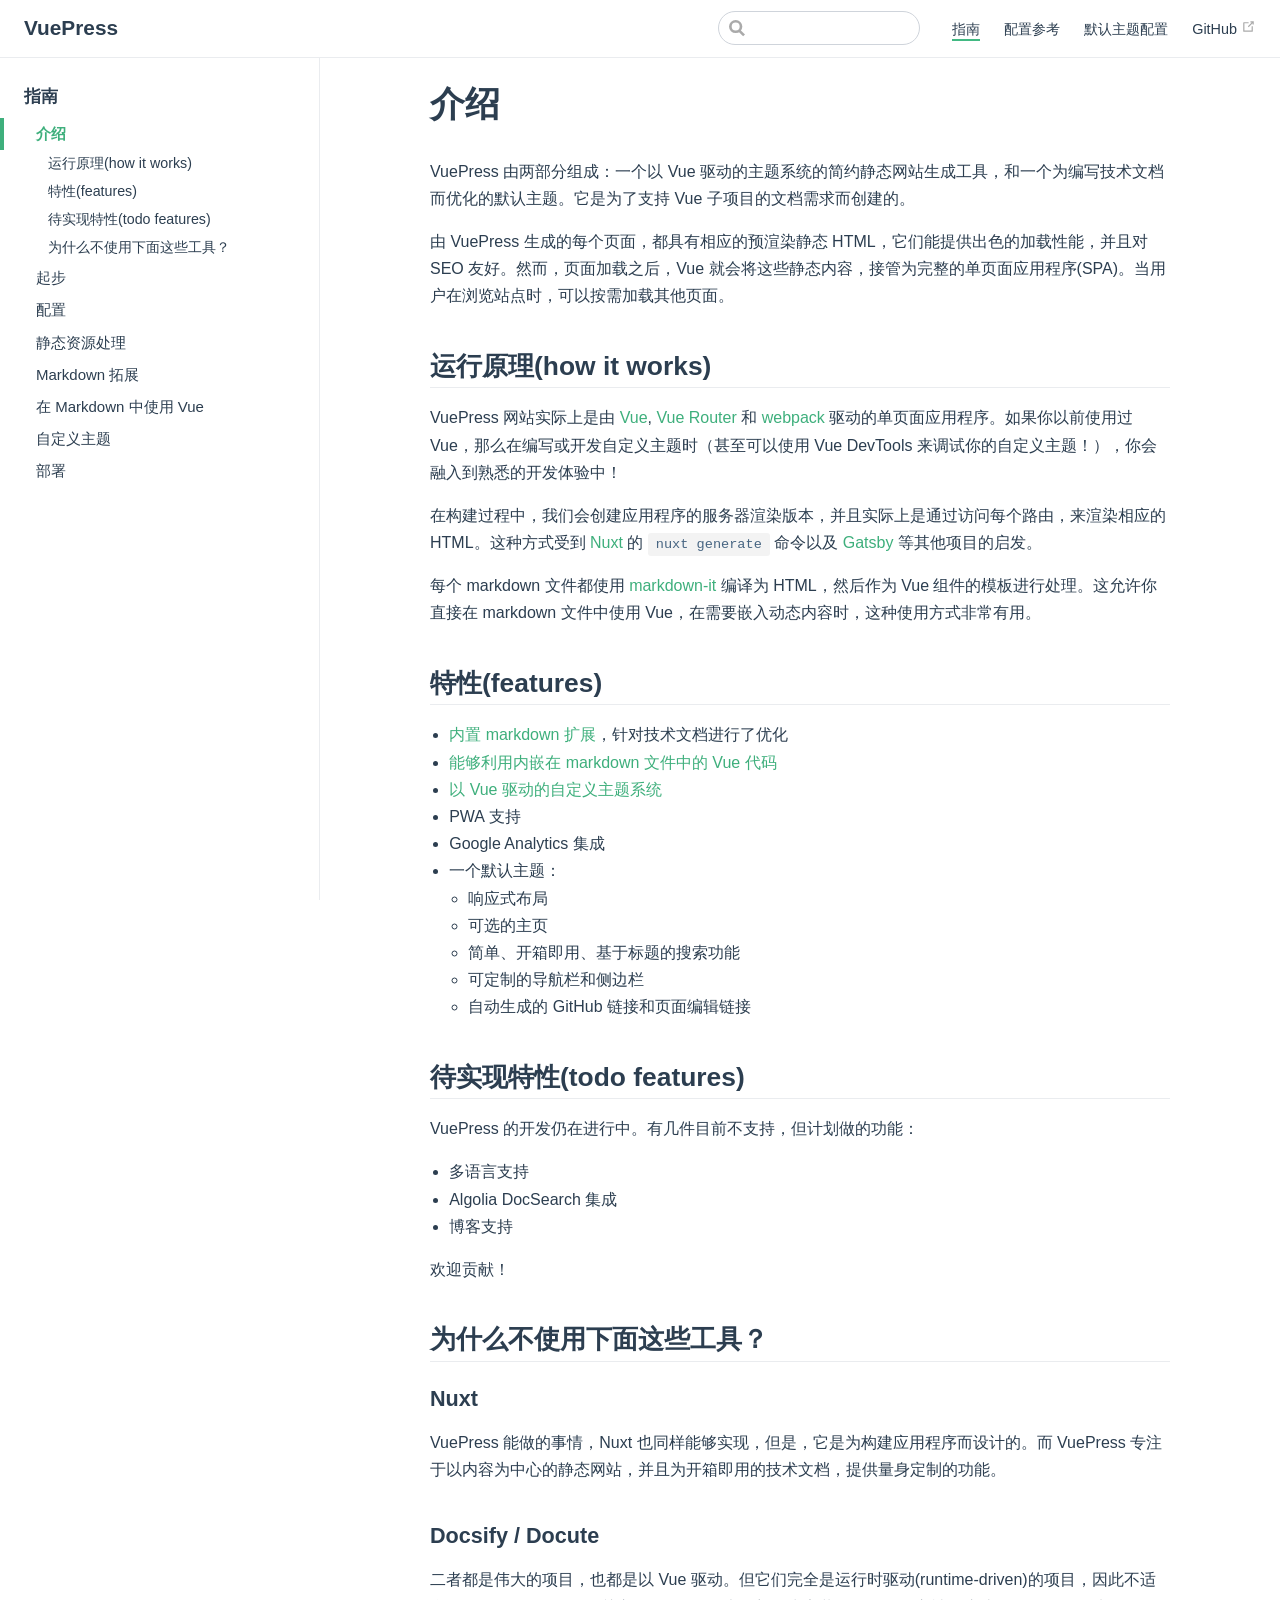
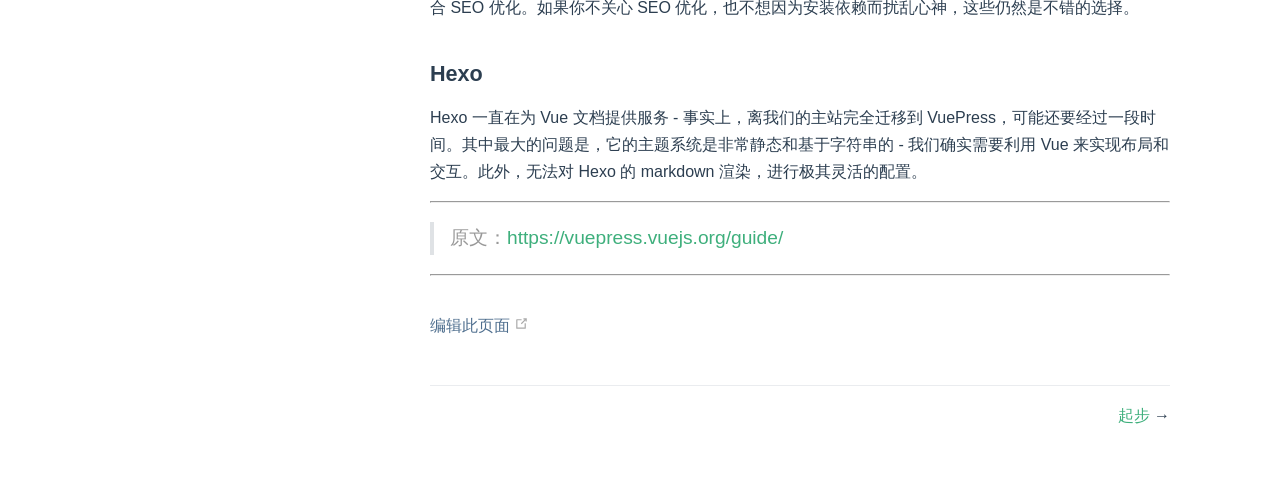
<file: guide/index.html>
<!DOCTYPE html>
<html lang="en">
  <head>
    <meta charset="utf-8">
    <meta name="viewport" content="width=device-width,initial-scale=1,maximum-scale=1,user-scalable=no">
    <title>VuePress | 介绍</title>
    <meta name="description" content="Vue 驱动的静态站点生成工具">
  <link rel="icon" href="/logo.png">
    
    <link rel="preload" href="/assets/css/0.styles.3a125a1f.css" as="style"><link rel="preload" href="/assets/js/app.1ad0d0b2.js" as="script"><link rel="preload" href="/assets/js/8.d1dff91a.js" as="script"><link rel="prefetch" href="/assets/js/7.bc165fcc.js"><link rel="prefetch" href="/assets/js/1.22dba145.js"><link rel="prefetch" href="/assets/js/2.c59d188d.js"><link rel="prefetch" href="/assets/js/3.0f805b04.js"><link rel="prefetch" href="/assets/js/4.7d28fbc9.js"><link rel="prefetch" href="/assets/js/5.846bb066.js"><link rel="prefetch" href="/assets/js/6.5ba9fc05.js"><link rel="prefetch" href="/assets/js/9.a123cd9d.js"><link rel="prefetch" href="/assets/js/10.cf89acca.js"><link rel="prefetch" href="/assets/js/11.74a1a55d.js"><link rel="prefetch" href="/assets/js/12.d0398875.js"><link rel="prefetch" href="/assets/js/13.08bb939a.js"><link rel="prefetch" href="/assets/js/14.8e0e44ba.js"><link rel="prefetch" href="/assets/js/15.48bbbd5d.js">
    <link rel="stylesheet" href="/assets/css/0.styles.3a125a1f.css">
  </head>
  <body>
    <div id="app" data-server-rendered="true"><div class="theme-container"><header class="navbar"><div class="sidebar-button"><svg xmlns="http://www.w3.org/2000/svg" aria-hidden="true" role="img" viewBox="0 0 448 512" class="icon"><path fill="currentColor" d="M436 124H12c-6.627 0-12-5.373-12-12V80c0-6.627 5.373-12 12-12h424c6.627 0 12 5.373 12 12v32c0 6.627-5.373 12-12 12zm0 160H12c-6.627 0-12-5.373-12-12v-32c0-6.627 5.373-12 12-12h424c6.627 0 12 5.373 12 12v32c0 6.627-5.373 12-12 12zm0 160H12c-6.627 0-12-5.373-12-12v-32c0-6.627 5.373-12 12-12h424c6.627 0 12 5.373 12 12v32c0 6.627-5.373 12-12 12z"></path></svg></div><a href="/" class="router-link-active"><!----><span class="site-name">
      VuePress
    </span></a><div class="links"><div class="search-box"><input aria-label="Search" autocomplete="off" spellcheck="false" value=""><!----></div><nav class="nav-links can-hide"><div class="nav-item"><a href="/guide/" class="nav-link router-link-exact-active router-link-active">指南</a></div><div class="nav-item"><a href="/config/" class="nav-link">配置参考</a></div><div class="nav-item"><a href="/default-theme-config/" class="nav-link">默认主题配置</a></div><a href="https://github.com/docschina/vuepress" target="_blank" rel="noopener" class="github-link">
    GitHub
    <svg xmlns="http://www.w3.org/2000/svg" aria-hidden="true" x="0px" y="0px" viewBox="0 0 100 100" width="15" height="15" class="icon outbound"><path fill="currentColor" d="M18.8,85.1h56l0,0c2.2,0,4-1.8,4-4v-32h-8v28h-48v-48h28v-8h-32l0,0c-2.2,0-4,1.8-4,4v56C14.8,83.3,16.6,85.1,18.8,85.1z"></path><polygon fill="currentColor" points="45.7,48.7 51.3,54.3 77.2,28.5 77.2,37.2 85.2,37.2 85.2,14.9 62.8,14.9 62.8,22.9 71.5,22.9"></polygon></svg></a></nav></div></header><div class="sidebar"><nav class="nav-links"><div class="nav-item"><a href="/guide/" class="nav-link router-link-exact-active router-link-active">指南</a></div><div class="nav-item"><a href="/config/" class="nav-link">配置参考</a></div><div class="nav-item"><a href="/default-theme-config/" class="nav-link">默认主题配置</a></div><a href="https://github.com/docschina/vuepress" target="_blank" rel="noopener" class="github-link">
    GitHub
    <svg xmlns="http://www.w3.org/2000/svg" aria-hidden="true" x="0px" y="0px" viewBox="0 0 100 100" width="15" height="15" class="icon outbound"><path fill="currentColor" d="M18.8,85.1h56l0,0c2.2,0,4-1.8,4-4v-32h-8v28h-48v-48h28v-8h-32l0,0c-2.2,0-4,1.8-4,4v56C14.8,83.3,16.6,85.1,18.8,85.1z"></path><polygon fill="currentColor" points="45.7,48.7 51.3,54.3 77.2,28.5 77.2,37.2 85.2,37.2 85.2,14.9 62.8,14.9 62.8,22.9 71.5,22.9"></polygon></svg></a></nav><ul class="sidebar-links"><li><div class="sidebar-group first"><p class="sidebar-heading open"><span>指南</span><!----></p><ul class="sidebar-group-items"><li><a href="/guide/" class="active sidebar-link">介绍</a><ul class="sidebar-sub-headers"><li class="sidebar-sub-header"><a href="/guide/#运行原理-how-it-works" class="sidebar-link">运行原理(how it works)</a></li><li class="sidebar-sub-header"><a href="/guide/#特性-features" class="sidebar-link">特性(features)</a></li><li class="sidebar-sub-header"><a href="/guide/#待实现特性-todo-features" class="sidebar-link">待实现特性(todo features)</a></li><li class="sidebar-sub-header"><a href="/guide/#为什么不使用下面这些工具？" class="sidebar-link">为什么不使用下面这些工具？</a></li></ul></li><li><a href="/guide/getting-started.html" class="sidebar-link">起步</a></li><li><a href="/guide/basic-config.html" class="sidebar-link">配置</a></li><li><a href="/guide/assets.html" class="sidebar-link">静态资源处理</a></li><li><a href="/guide/markdown.html" class="sidebar-link">Markdown 拓展</a></li><li><a href="/guide/using-vue.html" class="sidebar-link">在 Markdown 中使用 Vue</a></li><li><a href="/guide/custom-themes.html" class="sidebar-link">自定义主题</a></li><li><a href="/guide/deploy.html" class="sidebar-link">部署</a></li></ul></div></li></ul></div><div class="page"><div class="content"><h1 id="介绍"><a href="#介绍" aria-hidden="true" class="header-anchor">#</a> 介绍</h1><p>VuePress 由两部分组成：一个以 Vue 驱动的主题系统的简约静态网站生成工具，和一个为编写技术文档而优化的默认主题。它是为了支持 Vue 子项目的文档需求而创建的。</p><p>由 VuePress 生成的每个页面，都具有相应的预渲染静态 HTML，它们能提供出色的加载性能，并且对 SEO 友好。然而，页面加载之后，Vue 就会将这些静态内容，接管为完整的单页面应用程序(SPA)。当用户在浏览站点时，可以按需加载其他页面。</p><h2 id="运行原理-how-it-works"><a href="#运行原理-how-it-works" aria-hidden="true" class="header-anchor">#</a> 运行原理(how it works)</h2><p>VuePress 网站实际上是由 <a href="http://vuejs.org/" target="_blank" rel="noopener noreferrer">Vue</a>, <a href="https://github.com/vuejs/vue-router" target="_blank" rel="noopener noreferrer">Vue Router</a> 和 <a href="http://webpack.js.org/" target="_blank" rel="noopener noreferrer">webpack</a> 驱动的单页面应用程序。如果你以前使用过 Vue，那么在编写或开发自定义主题时（甚至可以使用 Vue DevTools 来调试你的自定义主题！），你会融入到熟悉的开发体验中！</p><p>在构建过程中，我们会创建应用程序的服务器渲染版本，并且实际上是通过访问每个路由，来渲染相应的 HTML。这种方式受到 <a href="https://nuxtjs.org/" target="_blank" rel="noopener noreferrer">Nuxt</a> 的 <code>nuxt generate</code> 命令以及 <a href="https://www.gatsbyjs.org/" target="_blank" rel="noopener noreferrer">Gatsby</a> 等其他项目的启发。</p><p>每个 markdown 文件都使用 <a href="https://github.com/markdown-it/markdown-it" target="_blank" rel="noopener noreferrer">markdown-it</a> 编译为 HTML，然后作为 Vue 组件的模板进行处理。这允许你直接在 markdown 文件中使用 Vue，在需要嵌入动态内容时，这种使用方式非常有用。</p><h2 id="特性-features"><a href="#特性-features" aria-hidden="true" class="header-anchor">#</a> 特性(features)</h2><ul><li><a href="/guide/markdown.html">内置 markdown 扩展</a>，针对技术文档进行了优化</li><li><a href="/guide/using-vue.html">能够利用内嵌在 markdown 文件中的 Vue 代码</a></li><li><a href="/guide/custom-themes.html">以 Vue 驱动的自定义主题系统</a></li><li>PWA 支持</li><li>Google Analytics 集成</li><li>一个默认主题：
<ul><li>响应式布局</li><li>可选的主页</li><li>简单、开箱即用、基于标题的搜索功能</li><li>可定制的导航栏和侧边栏</li><li>自动生成的 GitHub 链接和页面编辑链接</li></ul></li></ul><h2 id="待实现特性-todo-features"><a href="#待实现特性-todo-features" aria-hidden="true" class="header-anchor">#</a> 待实现特性(todo features)</h2><p>VuePress 的开发仍在进行中。有几件目前不支持，但计划做的功能：</p><ul><li>多语言支持</li><li>Algolia DocSearch 集成</li><li>博客支持</li></ul><p>欢迎贡献！</p><h2 id="为什么不使用下面这些工具？"><a href="#为什么不使用下面这些工具？" aria-hidden="true" class="header-anchor">#</a> 为什么不使用下面这些工具？</h2><h3 id="nuxt"><a href="#nuxt" aria-hidden="true" class="header-anchor">#</a> Nuxt</h3><p>VuePress 能做的事情，Nuxt 也同样能够实现，但是，它是为构建应用程序而设计的。而 VuePress 专注于以内容为中心的静态网站，并且为开箱即用的技术文档，提供量身定制的功能。</p><h3 id="docsify-docute"><a href="#docsify-docute" aria-hidden="true" class="header-anchor">#</a> Docsify / Docute</h3><p>二者都是伟大的项目，也都是以 Vue 驱动。但它们完全是运行时驱动(runtime-driven)的项目，因此不适合 SEO 优化。如果你不关心 SEO 优化，也不想因为安装依赖而扰乱心神，这些仍然是不错的选择。</p><h3 id="hexo"><a href="#hexo" aria-hidden="true" class="header-anchor">#</a> Hexo</h3><p>Hexo 一直在为 Vue 文档提供服务 - 事实上，离我们的主站完全迁移到 VuePress，可能还要经过一段时间。其中最大的问题是，它的主题系统是非常静态和基于字符串的 - 我们确实需要利用 Vue 来实现布局和交互。此外，无法对 Hexo 的 markdown 渲染，进行极其灵活的配置。</p><hr><blockquote><p>原文：<a href="https://vuepress.vuejs.org/guide/" target="_blank" rel="noopener noreferrer">https://vuepress.vuejs.org/guide/</a></p></blockquote><hr></div><div class="content edit-link"><a href="https://github.com/docschina/vuepress/edit/cn/docs/guide/README.md" target="_blank">编辑此页面</a><svg xmlns="http://www.w3.org/2000/svg" aria-hidden="true" x="0px" y="0px" viewBox="0 0 100 100" width="15" height="15" class="icon outbound"><path fill="currentColor" d="M18.8,85.1h56l0,0c2.2,0,4-1.8,4-4v-32h-8v28h-48v-48h28v-8h-32l0,0c-2.2,0-4,1.8-4,4v56C14.8,83.3,16.6,85.1,18.8,85.1z"></path><polygon fill="currentColor" points="45.7,48.7 51.3,54.3 77.2,28.5 77.2,37.2 85.2,37.2 85.2,14.9 62.8,14.9 62.8,22.9 71.5,22.9"></polygon></svg></div><div class="content page-nav"><p class="inner"><!----><span class="next"><a href="/guide/getting-started.html">
          起步
        </a> →
      </span></p></div></div></div></div>
    <script src="/assets/js/8.d1dff91a.js" defer></script><script src="/assets/js/app.1ad0d0b2.js" defer></script>
    <script>
      var _hmt = _hmt || [];
      (function() {
        var hm = document.createElement("script");
        hm.src = "https://hm.baidu.com/hm.js?c3446600de53c605ba4f6c792e47dff9";
        var s = document.getElementsByTagName("script")[0];
        s.parentNode.insertBefore(hm, s);
      })();
    </script>
  </body>
</html>
</file>
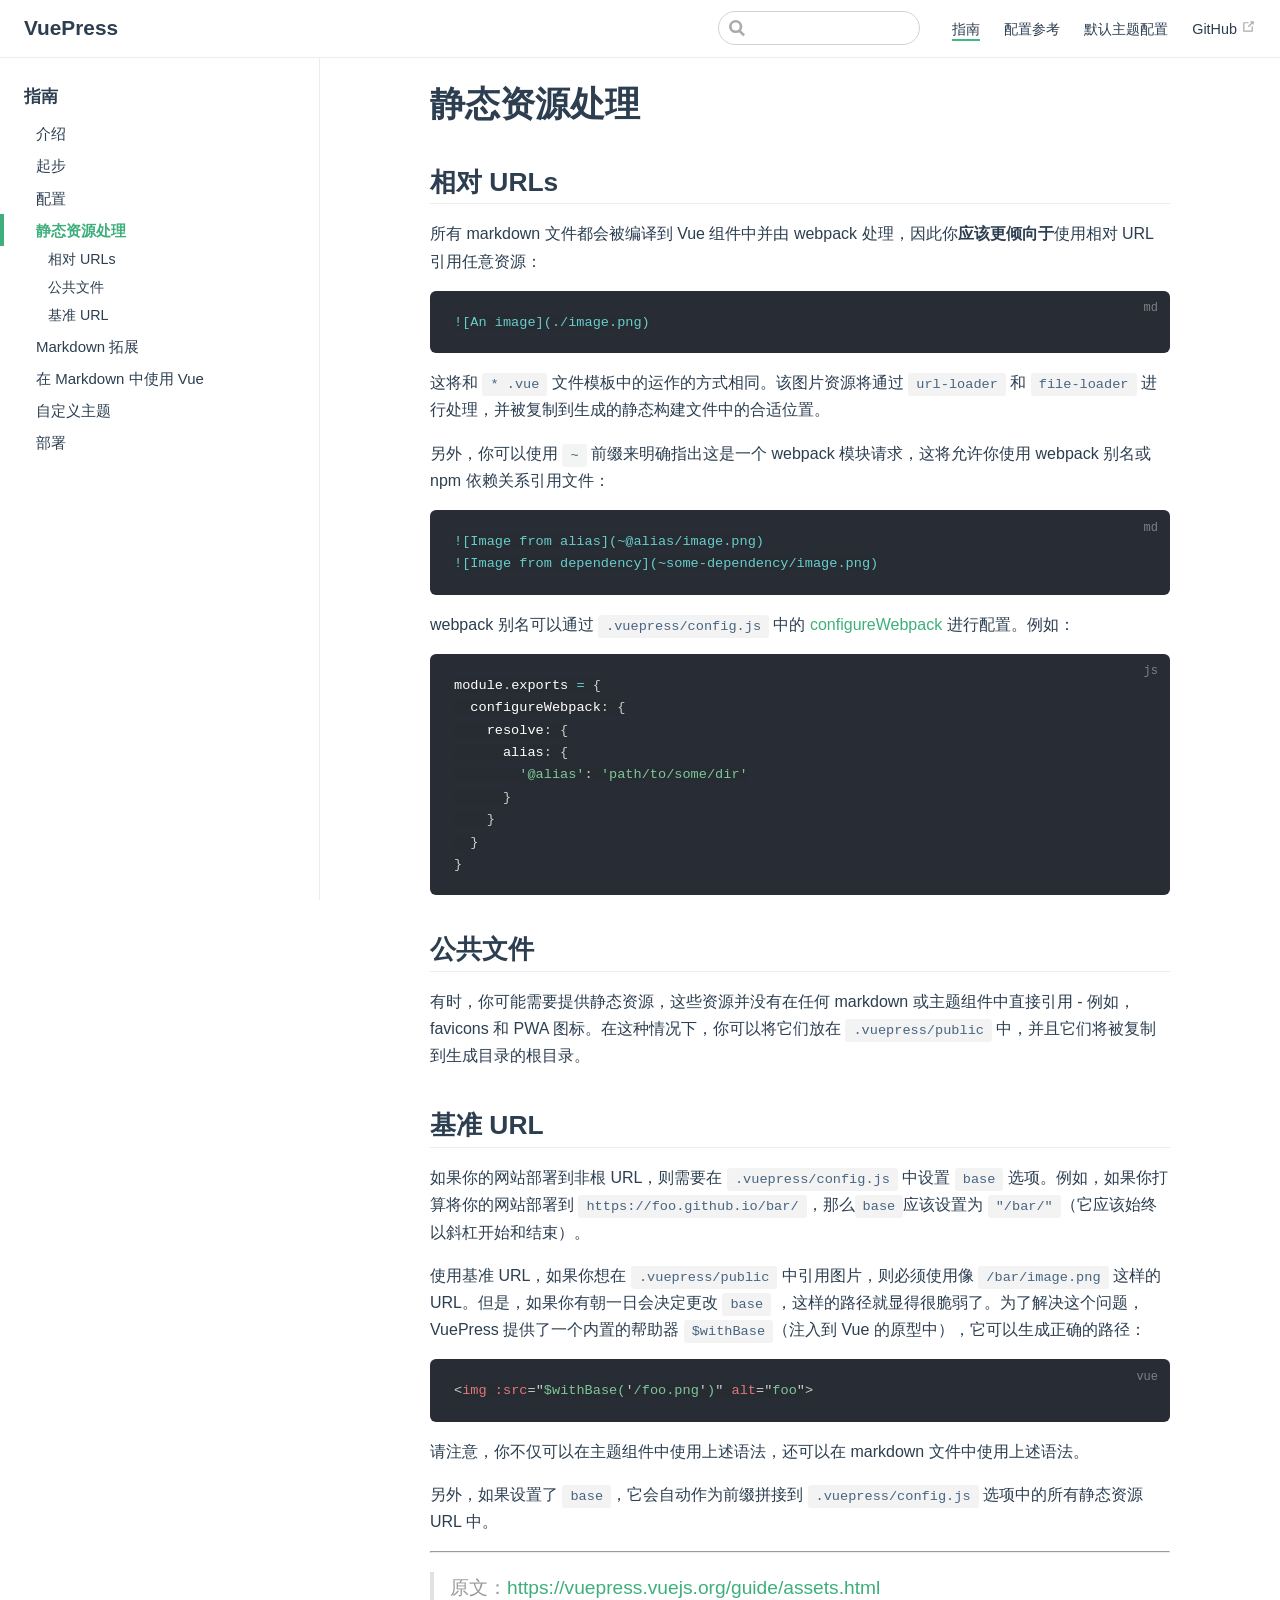
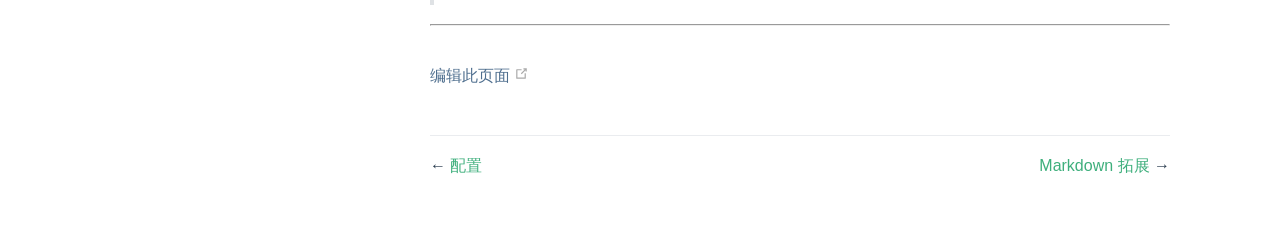
<file: guide/assets.html>
<!DOCTYPE html>
<html lang="en">
  <head>
    <meta charset="utf-8">
    <meta name="viewport" content="width=device-width,initial-scale=1,maximum-scale=1,user-scalable=no">
    <title>VuePress | 静态资源处理</title>
    <meta name="description" content="Vue 驱动的静态站点生成工具">
  <link rel="icon" href="/logo.png">
    
    <link rel="preload" href="/assets/css/0.styles.3a125a1f.css" as="style"><link rel="preload" href="/assets/js/app.1ad0d0b2.js" as="script"><link rel="preload" href="/assets/js/7.bc165fcc.js" as="script"><link rel="prefetch" href="/assets/js/1.22dba145.js"><link rel="prefetch" href="/assets/js/2.c59d188d.js"><link rel="prefetch" href="/assets/js/3.0f805b04.js"><link rel="prefetch" href="/assets/js/4.7d28fbc9.js"><link rel="prefetch" href="/assets/js/5.846bb066.js"><link rel="prefetch" href="/assets/js/6.5ba9fc05.js"><link rel="prefetch" href="/assets/js/8.d1dff91a.js"><link rel="prefetch" href="/assets/js/9.a123cd9d.js"><link rel="prefetch" href="/assets/js/10.cf89acca.js"><link rel="prefetch" href="/assets/js/11.74a1a55d.js"><link rel="prefetch" href="/assets/js/12.d0398875.js"><link rel="prefetch" href="/assets/js/13.08bb939a.js"><link rel="prefetch" href="/assets/js/14.8e0e44ba.js"><link rel="prefetch" href="/assets/js/15.48bbbd5d.js">
    <link rel="stylesheet" href="/assets/css/0.styles.3a125a1f.css">
  </head>
  <body>
    <div id="app" data-server-rendered="true"><div class="theme-container"><header class="navbar"><div class="sidebar-button"><svg xmlns="http://www.w3.org/2000/svg" aria-hidden="true" role="img" viewBox="0 0 448 512" class="icon"><path fill="currentColor" d="M436 124H12c-6.627 0-12-5.373-12-12V80c0-6.627 5.373-12 12-12h424c6.627 0 12 5.373 12 12v32c0 6.627-5.373 12-12 12zm0 160H12c-6.627 0-12-5.373-12-12v-32c0-6.627 5.373-12 12-12h424c6.627 0 12 5.373 12 12v32c0 6.627-5.373 12-12 12zm0 160H12c-6.627 0-12-5.373-12-12v-32c0-6.627 5.373-12 12-12h424c6.627 0 12 5.373 12 12v32c0 6.627-5.373 12-12 12z"></path></svg></div><a href="/" class="router-link-active"><!----><span class="site-name">
      VuePress
    </span></a><div class="links"><div class="search-box"><input aria-label="Search" autocomplete="off" spellcheck="false" value=""><!----></div><nav class="nav-links can-hide"><div class="nav-item"><a href="/guide/" class="nav-link router-link-active">指南</a></div><div class="nav-item"><a href="/config/" class="nav-link">配置参考</a></div><div class="nav-item"><a href="/default-theme-config/" class="nav-link">默认主题配置</a></div><a href="https://github.com/docschina/vuepress" target="_blank" rel="noopener" class="github-link">
    GitHub
    <svg xmlns="http://www.w3.org/2000/svg" aria-hidden="true" x="0px" y="0px" viewBox="0 0 100 100" width="15" height="15" class="icon outbound"><path fill="currentColor" d="M18.8,85.1h56l0,0c2.2,0,4-1.8,4-4v-32h-8v28h-48v-48h28v-8h-32l0,0c-2.2,0-4,1.8-4,4v56C14.8,83.3,16.6,85.1,18.8,85.1z"></path><polygon fill="currentColor" points="45.7,48.7 51.3,54.3 77.2,28.5 77.2,37.2 85.2,37.2 85.2,14.9 62.8,14.9 62.8,22.9 71.5,22.9"></polygon></svg></a></nav></div></header><div class="sidebar"><nav class="nav-links"><div class="nav-item"><a href="/guide/" class="nav-link router-link-active">指南</a></div><div class="nav-item"><a href="/config/" class="nav-link">配置参考</a></div><div class="nav-item"><a href="/default-theme-config/" class="nav-link">默认主题配置</a></div><a href="https://github.com/docschina/vuepress" target="_blank" rel="noopener" class="github-link">
    GitHub
    <svg xmlns="http://www.w3.org/2000/svg" aria-hidden="true" x="0px" y="0px" viewBox="0 0 100 100" width="15" height="15" class="icon outbound"><path fill="currentColor" d="M18.8,85.1h56l0,0c2.2,0,4-1.8,4-4v-32h-8v28h-48v-48h28v-8h-32l0,0c-2.2,0-4,1.8-4,4v56C14.8,83.3,16.6,85.1,18.8,85.1z"></path><polygon fill="currentColor" points="45.7,48.7 51.3,54.3 77.2,28.5 77.2,37.2 85.2,37.2 85.2,14.9 62.8,14.9 62.8,22.9 71.5,22.9"></polygon></svg></a></nav><ul class="sidebar-links"><li><div class="sidebar-group first"><p class="sidebar-heading open"><span>指南</span><!----></p><ul class="sidebar-group-items"><li><a href="/guide/" class="sidebar-link">介绍</a></li><li><a href="/guide/getting-started.html" class="sidebar-link">起步</a></li><li><a href="/guide/basic-config.html" class="sidebar-link">配置</a></li><li><a href="/guide/assets.html" class="active sidebar-link">静态资源处理</a><ul class="sidebar-sub-headers"><li class="sidebar-sub-header"><a href="/guide/assets.html#相对-urls" class="sidebar-link">相对 URLs</a></li><li class="sidebar-sub-header"><a href="/guide/assets.html#公共文件" class="sidebar-link">公共文件</a></li><li class="sidebar-sub-header"><a href="/guide/assets.html#基准-url" class="sidebar-link">基准 URL</a></li></ul></li><li><a href="/guide/markdown.html" class="sidebar-link">Markdown 拓展</a></li><li><a href="/guide/using-vue.html" class="sidebar-link">在 Markdown 中使用 Vue</a></li><li><a href="/guide/custom-themes.html" class="sidebar-link">自定义主题</a></li><li><a href="/guide/deploy.html" class="sidebar-link">部署</a></li></ul></div></li></ul></div><div class="page"><div class="content"><h1 id="静态资源处理"><a href="#静态资源处理" aria-hidden="true" class="header-anchor">#</a> 静态资源处理</h1><h2 id="相对-urls"><a href="#相对-urls" aria-hidden="true" class="header-anchor">#</a> 相对 URLs</h2><p>所有 markdown 文件都会被编译到 Vue 组件中并由 webpack 处理，因此你<strong>应该更倾向于</strong>使用相对 URL 引用任意资源：</p><pre class="language-md"><code><span class="token url">![An image](./image.png)</span>
</code></pre><p>这将和 <code>* .vue</code> 文件模板中的运作的方式相同。该图片资源将通过 <code>url-loader</code> 和 <code>file-loader</code> 进行处理，并被复制到生成的静态构建文件中的合适位置。</p><p>另外，你可以使用 <code>~</code> 前缀来明确指出这是一个 webpack 模块请求，这将允许你使用 webpack 别名或 npm 依赖关系引用文件：</p><pre class="language-md"><code><span class="token url">![Image from alias](~@alias/image.png)</span>
<span class="token url">![Image from dependency](~some-dependency/image.png)</span>
</code></pre><p>webpack 别名可以通过 <code>.vuepress/config.js</code> 中的 <a href="/config/#configurewebpack">configureWebpack</a> 进行配置。例如：</p><pre class="language-js"><code>module<span class="token punctuation">.</span>exports <span class="token operator">=</span> <span class="token punctuation">{</span>
  configureWebpack<span class="token punctuation">:</span> <span class="token punctuation">{</span>
    resolve<span class="token punctuation">:</span> <span class="token punctuation">{</span>
      alias<span class="token punctuation">:</span> <span class="token punctuation">{</span>
        <span class="token string">'@alias'</span><span class="token punctuation">:</span> <span class="token string">'path/to/some/dir'</span>
      <span class="token punctuation">}</span>
    <span class="token punctuation">}</span>
  <span class="token punctuation">}</span>
<span class="token punctuation">}</span>
</code></pre><h2 id="公共文件"><a href="#公共文件" aria-hidden="true" class="header-anchor">#</a> 公共文件</h2><p>有时，你可能需要提供静态资源，这些资源并没有在任何 markdown 或主题组件中直接引用 - 例如，favicons 和 PWA 图标。在这种情况下，你可以将它们放在 <code>.vuepress/public</code> 中，并且它们将被复制到生成目录的根目录。</p><h2 id="基准-url"><a href="#基准-url" aria-hidden="true" class="header-anchor">#</a> 基准 URL</h2><p>如果你的网站部署到非根 URL，则需要在 <code>.vuepress/config.js</code> 中设置 <code>base</code> 选项。例如，如果你打算将你的网站部署到 <code>https://foo.github.io/bar/</code>，那么<code>base</code>应该设置为 <code>&quot;/bar/&quot;</code>（它应该始终以斜杠开始和结束）。</p><p>使用基准 URL，如果你想在 <code>.vuepress/public</code> 中引用图片，则必须使用像 <code>/bar/image.png</code> 这样的 URL。但是，如果你有朝一日会决定更改 <code>base</code> ，这样的路径就显得很脆弱了。为了解决这个问题，VuePress 提供了一个内置的帮助器 <code>$withBase</code>（注入到 Vue 的原型中），它可以生成正确的路径：</p><pre class="language-vue"><code><span class="token tag"><span class="token tag"><span class="token punctuation">&lt;</span>img</span> <span class="token attr-name">:src</span><span class="token attr-value"><span class="token punctuation">=</span><span class="token punctuation">&quot;</span>$withBase(<span class="token punctuation">'</span>/foo.png<span class="token punctuation">'</span>)<span class="token punctuation">&quot;</span></span> <span class="token attr-name">alt</span><span class="token attr-value"><span class="token punctuation">=</span><span class="token punctuation">&quot;</span>foo<span class="token punctuation">&quot;</span></span><span class="token punctuation">&gt;</span></span>
</code></pre><p>请注意，你不仅可以在主题组件中使用上述语法，还可以在 markdown 文件中使用上述语法。</p><p>另外，如果设置了 <code>base</code>，它会自动作为前缀拼接到 <code>.vuepress/config.js</code> 选项中的所有静态资源 URL 中。</p><hr><blockquote><p>原文：<a href="https://vuepress.vuejs.org/guide/assets.html" target="_blank" rel="noopener noreferrer">https://vuepress.vuejs.org/guide/assets.html</a></p></blockquote><hr></div><div class="content edit-link"><a href="https://github.com/docschina/vuepress/edit/cn/docs/guide/assets.md" target="_blank">编辑此页面</a><svg xmlns="http://www.w3.org/2000/svg" aria-hidden="true" x="0px" y="0px" viewBox="0 0 100 100" width="15" height="15" class="icon outbound"><path fill="currentColor" d="M18.8,85.1h56l0,0c2.2,0,4-1.8,4-4v-32h-8v28h-48v-48h28v-8h-32l0,0c-2.2,0-4,1.8-4,4v56C14.8,83.3,16.6,85.1,18.8,85.1z"></path><polygon fill="currentColor" points="45.7,48.7 51.3,54.3 77.2,28.5 77.2,37.2 85.2,37.2 85.2,14.9 62.8,14.9 62.8,22.9 71.5,22.9"></polygon></svg></div><div class="content page-nav"><p class="inner"><span class="prev">
        ← <a href="/guide/basic-config.html" class="prev">
          配置
        </a></span><span class="next"><a href="/guide/markdown.html">
          Markdown 拓展
        </a> →
      </span></p></div></div></div></div>
    <script src="/assets/js/7.bc165fcc.js" defer></script><script src="/assets/js/app.1ad0d0b2.js" defer></script>
    <script>
      var _hmt = _hmt || [];
      (function() {
        var hm = document.createElement("script");
        hm.src = "https://hm.baidu.com/hm.js?c3446600de53c605ba4f6c792e47dff9";
        var s = document.getElementsByTagName("script")[0];
        s.parentNode.insertBefore(hm, s);
      })();
    </script>
  </body>
</html>
</file>
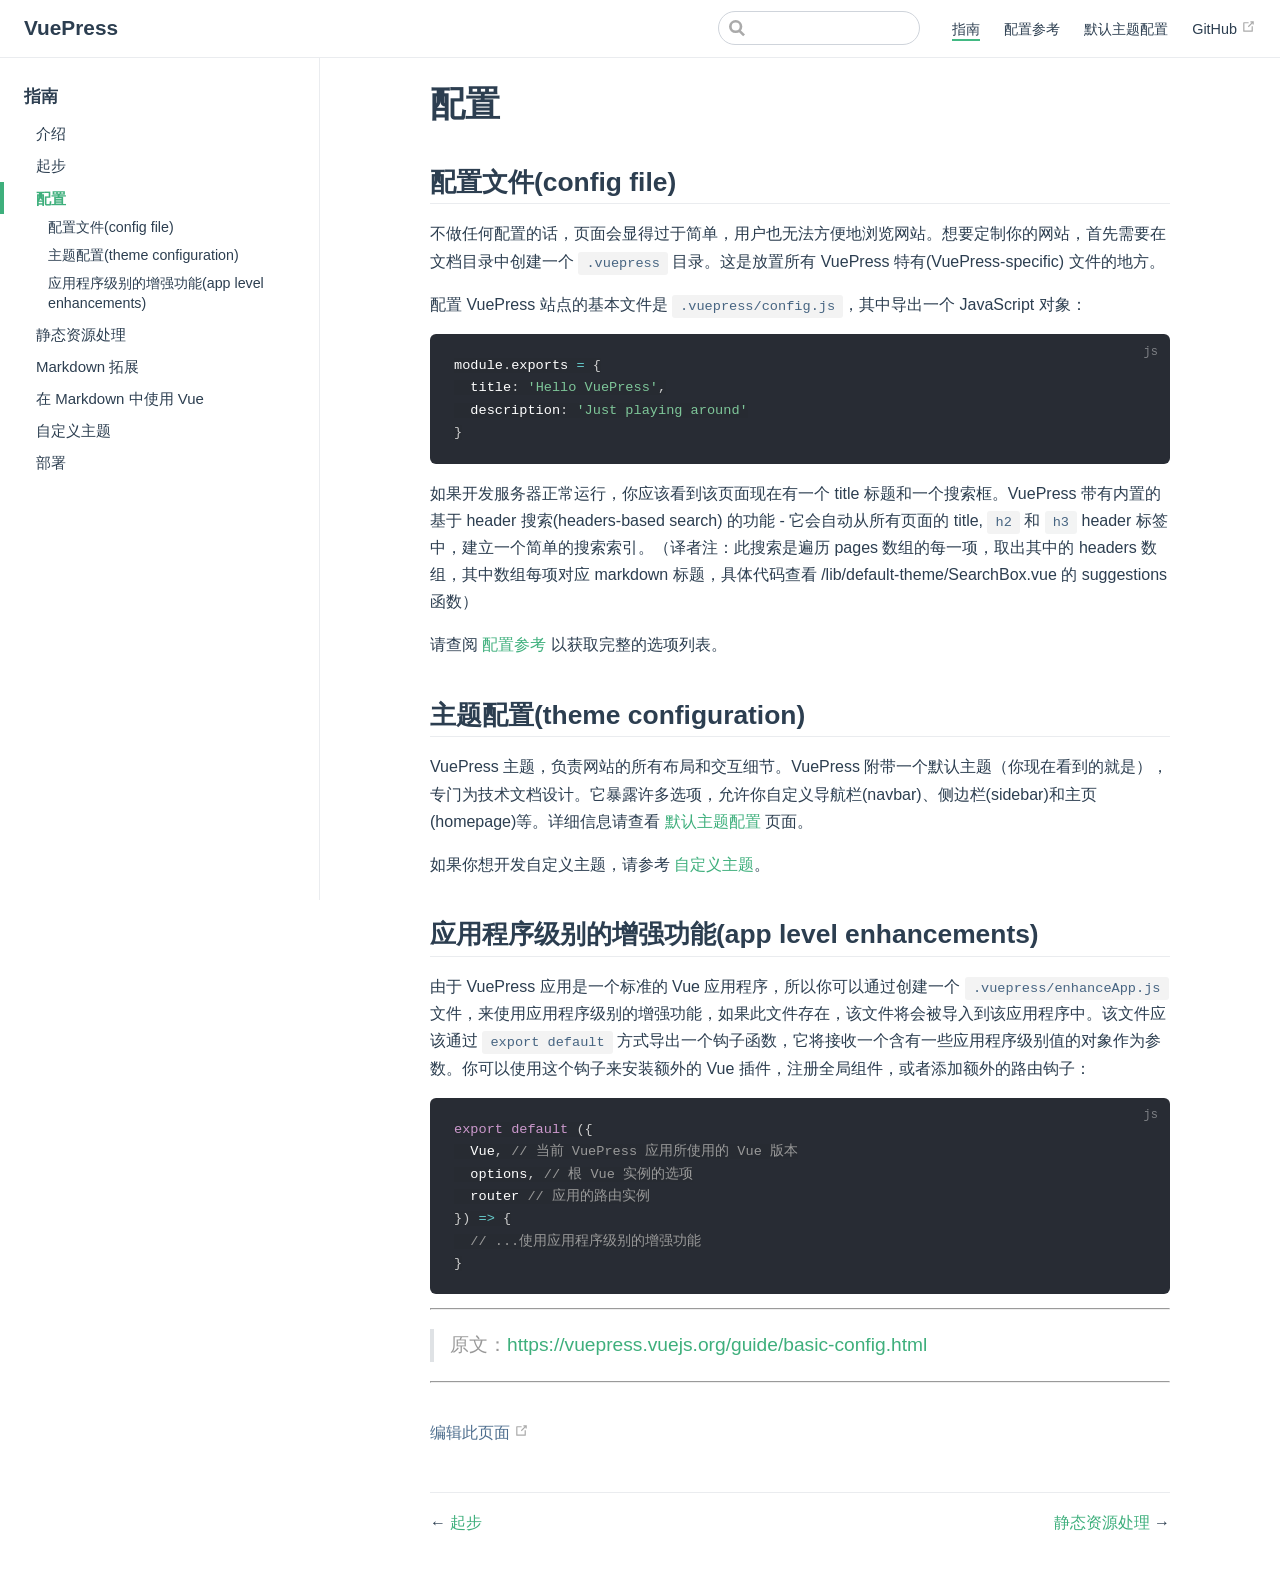
<file: guide/basic-config.html>
<!DOCTYPE html>
<html lang="en">
  <head>
    <meta charset="utf-8">
    <meta name="viewport" content="width=device-width,initial-scale=1,maximum-scale=1,user-scalable=no">
    <title>VuePress | 配置</title>
    <meta name="description" content="Vue 驱动的静态站点生成工具">
  <link rel="icon" href="/logo.png">
    
    <link rel="preload" href="/assets/css/0.styles.3a125a1f.css" as="style"><link rel="preload" href="/assets/js/app.1ad0d0b2.js" as="script"><link rel="preload" href="/assets/js/6.5ba9fc05.js" as="script"><link rel="prefetch" href="/assets/js/7.bc165fcc.js"><link rel="prefetch" href="/assets/js/1.22dba145.js"><link rel="prefetch" href="/assets/js/2.c59d188d.js"><link rel="prefetch" href="/assets/js/3.0f805b04.js"><link rel="prefetch" href="/assets/js/4.7d28fbc9.js"><link rel="prefetch" href="/assets/js/5.846bb066.js"><link rel="prefetch" href="/assets/js/8.d1dff91a.js"><link rel="prefetch" href="/assets/js/9.a123cd9d.js"><link rel="prefetch" href="/assets/js/10.cf89acca.js"><link rel="prefetch" href="/assets/js/11.74a1a55d.js"><link rel="prefetch" href="/assets/js/12.d0398875.js"><link rel="prefetch" href="/assets/js/13.08bb939a.js"><link rel="prefetch" href="/assets/js/14.8e0e44ba.js"><link rel="prefetch" href="/assets/js/15.48bbbd5d.js">
    <link rel="stylesheet" href="/assets/css/0.styles.3a125a1f.css">
  </head>
  <body>
    <div id="app" data-server-rendered="true"><div class="theme-container"><header class="navbar"><div class="sidebar-button"><svg xmlns="http://www.w3.org/2000/svg" aria-hidden="true" role="img" viewBox="0 0 448 512" class="icon"><path fill="currentColor" d="M436 124H12c-6.627 0-12-5.373-12-12V80c0-6.627 5.373-12 12-12h424c6.627 0 12 5.373 12 12v32c0 6.627-5.373 12-12 12zm0 160H12c-6.627 0-12-5.373-12-12v-32c0-6.627 5.373-12 12-12h424c6.627 0 12 5.373 12 12v32c0 6.627-5.373 12-12 12zm0 160H12c-6.627 0-12-5.373-12-12v-32c0-6.627 5.373-12 12-12h424c6.627 0 12 5.373 12 12v32c0 6.627-5.373 12-12 12z"></path></svg></div><a href="/" class="router-link-active"><!----><span class="site-name">
      VuePress
    </span></a><div class="links"><div class="search-box"><input aria-label="Search" autocomplete="off" spellcheck="false" value=""><!----></div><nav class="nav-links can-hide"><div class="nav-item"><a href="/guide/" class="nav-link router-link-active">指南</a></div><div class="nav-item"><a href="/config/" class="nav-link">配置参考</a></div><div class="nav-item"><a href="/default-theme-config/" class="nav-link">默认主题配置</a></div><a href="https://github.com/docschina/vuepress" target="_blank" rel="noopener" class="github-link">
    GitHub
    <svg xmlns="http://www.w3.org/2000/svg" aria-hidden="true" x="0px" y="0px" viewBox="0 0 100 100" width="15" height="15" class="icon outbound"><path fill="currentColor" d="M18.8,85.1h56l0,0c2.2,0,4-1.8,4-4v-32h-8v28h-48v-48h28v-8h-32l0,0c-2.2,0-4,1.8-4,4v56C14.8,83.3,16.6,85.1,18.8,85.1z"></path><polygon fill="currentColor" points="45.7,48.7 51.3,54.3 77.2,28.5 77.2,37.2 85.2,37.2 85.2,14.9 62.8,14.9 62.8,22.9 71.5,22.9"></polygon></svg></a></nav></div></header><div class="sidebar"><nav class="nav-links"><div class="nav-item"><a href="/guide/" class="nav-link router-link-active">指南</a></div><div class="nav-item"><a href="/config/" class="nav-link">配置参考</a></div><div class="nav-item"><a href="/default-theme-config/" class="nav-link">默认主题配置</a></div><a href="https://github.com/docschina/vuepress" target="_blank" rel="noopener" class="github-link">
    GitHub
    <svg xmlns="http://www.w3.org/2000/svg" aria-hidden="true" x="0px" y="0px" viewBox="0 0 100 100" width="15" height="15" class="icon outbound"><path fill="currentColor" d="M18.8,85.1h56l0,0c2.2,0,4-1.8,4-4v-32h-8v28h-48v-48h28v-8h-32l0,0c-2.2,0-4,1.8-4,4v56C14.8,83.3,16.6,85.1,18.8,85.1z"></path><polygon fill="currentColor" points="45.7,48.7 51.3,54.3 77.2,28.5 77.2,37.2 85.2,37.2 85.2,14.9 62.8,14.9 62.8,22.9 71.5,22.9"></polygon></svg></a></nav><ul class="sidebar-links"><li><div class="sidebar-group first"><p class="sidebar-heading open"><span>指南</span><!----></p><ul class="sidebar-group-items"><li><a href="/guide/" class="sidebar-link">介绍</a></li><li><a href="/guide/getting-started.html" class="sidebar-link">起步</a></li><li><a href="/guide/basic-config.html" class="active sidebar-link">配置</a><ul class="sidebar-sub-headers"><li class="sidebar-sub-header"><a href="/guide/basic-config.html#配置文件-config-file" class="sidebar-link">配置文件(config file)</a></li><li class="sidebar-sub-header"><a href="/guide/basic-config.html#主题配置-theme-configuration" class="sidebar-link">主题配置(theme configuration)</a></li><li class="sidebar-sub-header"><a href="/guide/basic-config.html#应用程序级别的增强功能-app-level-enhancements" class="sidebar-link">应用程序级别的增强功能(app level enhancements)</a></li></ul></li><li><a href="/guide/assets.html" class="sidebar-link">静态资源处理</a></li><li><a href="/guide/markdown.html" class="sidebar-link">Markdown 拓展</a></li><li><a href="/guide/using-vue.html" class="sidebar-link">在 Markdown 中使用 Vue</a></li><li><a href="/guide/custom-themes.html" class="sidebar-link">自定义主题</a></li><li><a href="/guide/deploy.html" class="sidebar-link">部署</a></li></ul></div></li></ul></div><div class="page"><div class="content"><h1 id="配置"><a href="#配置" aria-hidden="true" class="header-anchor">#</a> 配置</h1><h2 id="配置文件-config-file"><a href="#配置文件-config-file" aria-hidden="true" class="header-anchor">#</a> 配置文件(config file)</h2><p>不做任何配置的话，页面会显得过于简单，用户也无法方便地浏览网站。想要定制你的网站，首先需要在文档目录中创建一个 <code>.vuepress</code> 目录。这是放置所有 VuePress 特有(VuePress-specific) 文件的地方。</p><p>配置 VuePress 站点的基本文件是 <code>.vuepress/config.js</code>，其中导出一个 JavaScript 对象：</p><pre class="language-js"><code>module<span class="token punctuation">.</span>exports <span class="token operator">=</span> <span class="token punctuation">{</span>
  title<span class="token punctuation">:</span> <span class="token string">'Hello VuePress'</span><span class="token punctuation">,</span>
  description<span class="token punctuation">:</span> <span class="token string">'Just playing around'</span>
<span class="token punctuation">}</span>
</code></pre><p>如果开发服务器正常运行，你应该看到该页面现在有一个 title 标题和一个搜索框。VuePress 带有内置的 基于 header 搜索(headers-based search) 的功能 - 它会自动从所有页面的 title, <code>h2</code> 和 <code>h3</code> header 标签中，建立一个简单的搜索索引。（译者注：此搜索是遍历 pages 数组的每一项，取出其中的 headers 数组，其中数组每项对应 markdown 标题，具体代码查看 /lib/default-theme/SearchBox.vue 的 suggestions 函数）</p><p>请查阅 <a href="/config/">配置参考</a> 以获取完整的选项列表。</p><h2 id="主题配置-theme-configuration"><a href="#主题配置-theme-configuration" aria-hidden="true" class="header-anchor">#</a> 主题配置(theme configuration)</h2><p>VuePress 主题，负责网站的所有布局和交互细节。VuePress 附带一个默认主题（你现在看到的就是），专门为技术文档设计。它暴露许多选项，允许你自定义导航栏(navbar)、侧边栏(sidebar)和主页(homepage)等。详细信息请查看 <a href="/default-theme-config/">默认主题配置</a> 页面。</p><p>如果你想开发自定义主题，请参考 <a href="/guide/custom-themes.html">自定义主题</a>。</p><h2 id="应用程序级别的增强功能-app-level-enhancements"><a href="#应用程序级别的增强功能-app-level-enhancements" aria-hidden="true" class="header-anchor">#</a> 应用程序级别的增强功能(app level enhancements)</h2><p>由于 VuePress 应用是一个标准的 Vue 应用程序，所以你可以通过创建一个 <code>.vuepress/enhanceApp.js</code> 文件，来使用应用程序级别的增强功能，如果此文件存在，该文件将会被导入到该应用程序中。该文件应该通过  <code>export default</code> 方式导出一个钩子函数，它将接收一个含有一些应用程序级别值的对象作为参数。你可以使用这个钩子来安装额外的 Vue 插件，注册全局组件，或者添加额外的路由钩子：</p><pre class="language-js"><code><span class="token keyword">export</span> <span class="token keyword">default</span> <span class="token punctuation">(</span><span class="token punctuation">{</span>
  Vue<span class="token punctuation">,</span> <span class="token comment">// 当前 VuePress 应用所使用的 Vue 版本</span>
  options<span class="token punctuation">,</span> <span class="token comment">// 根 Vue 实例的选项</span>
  router <span class="token comment">// 应用的路由实例</span>
<span class="token punctuation">}</span><span class="token punctuation">)</span> <span class="token operator">=&gt;</span> <span class="token punctuation">{</span>
  <span class="token comment">// ...使用应用程序级别的增强功能</span>
<span class="token punctuation">}</span>
</code></pre><hr><blockquote><p>原文：<a href="https://vuepress.vuejs.org/guide/basic-config.html" target="_blank" rel="noopener noreferrer">https://vuepress.vuejs.org/guide/basic-config.html</a></p></blockquote><hr></div><div class="content edit-link"><a href="https://github.com/docschina/vuepress/edit/cn/docs/guide/basic-config.md" target="_blank">编辑此页面</a><svg xmlns="http://www.w3.org/2000/svg" aria-hidden="true" x="0px" y="0px" viewBox="0 0 100 100" width="15" height="15" class="icon outbound"><path fill="currentColor" d="M18.8,85.1h56l0,0c2.2,0,4-1.8,4-4v-32h-8v28h-48v-48h28v-8h-32l0,0c-2.2,0-4,1.8-4,4v56C14.8,83.3,16.6,85.1,18.8,85.1z"></path><polygon fill="currentColor" points="45.7,48.7 51.3,54.3 77.2,28.5 77.2,37.2 85.2,37.2 85.2,14.9 62.8,14.9 62.8,22.9 71.5,22.9"></polygon></svg></div><div class="content page-nav"><p class="inner"><span class="prev">
        ← <a href="/guide/getting-started.html" class="prev">
          起步
        </a></span><span class="next"><a href="/guide/assets.html">
          静态资源处理
        </a> →
      </span></p></div></div></div></div>
    <script src="/assets/js/6.5ba9fc05.js" defer></script><script src="/assets/js/app.1ad0d0b2.js" defer></script>
    <script>
      var _hmt = _hmt || [];
      (function() {
        var hm = document.createElement("script");
        hm.src = "https://hm.baidu.com/hm.js?c3446600de53c605ba4f6c792e47dff9";
        var s = document.getElementsByTagName("script")[0];
        s.parentNode.insertBefore(hm, s);
      })();
    </script>
  </body>
</html>
</file>
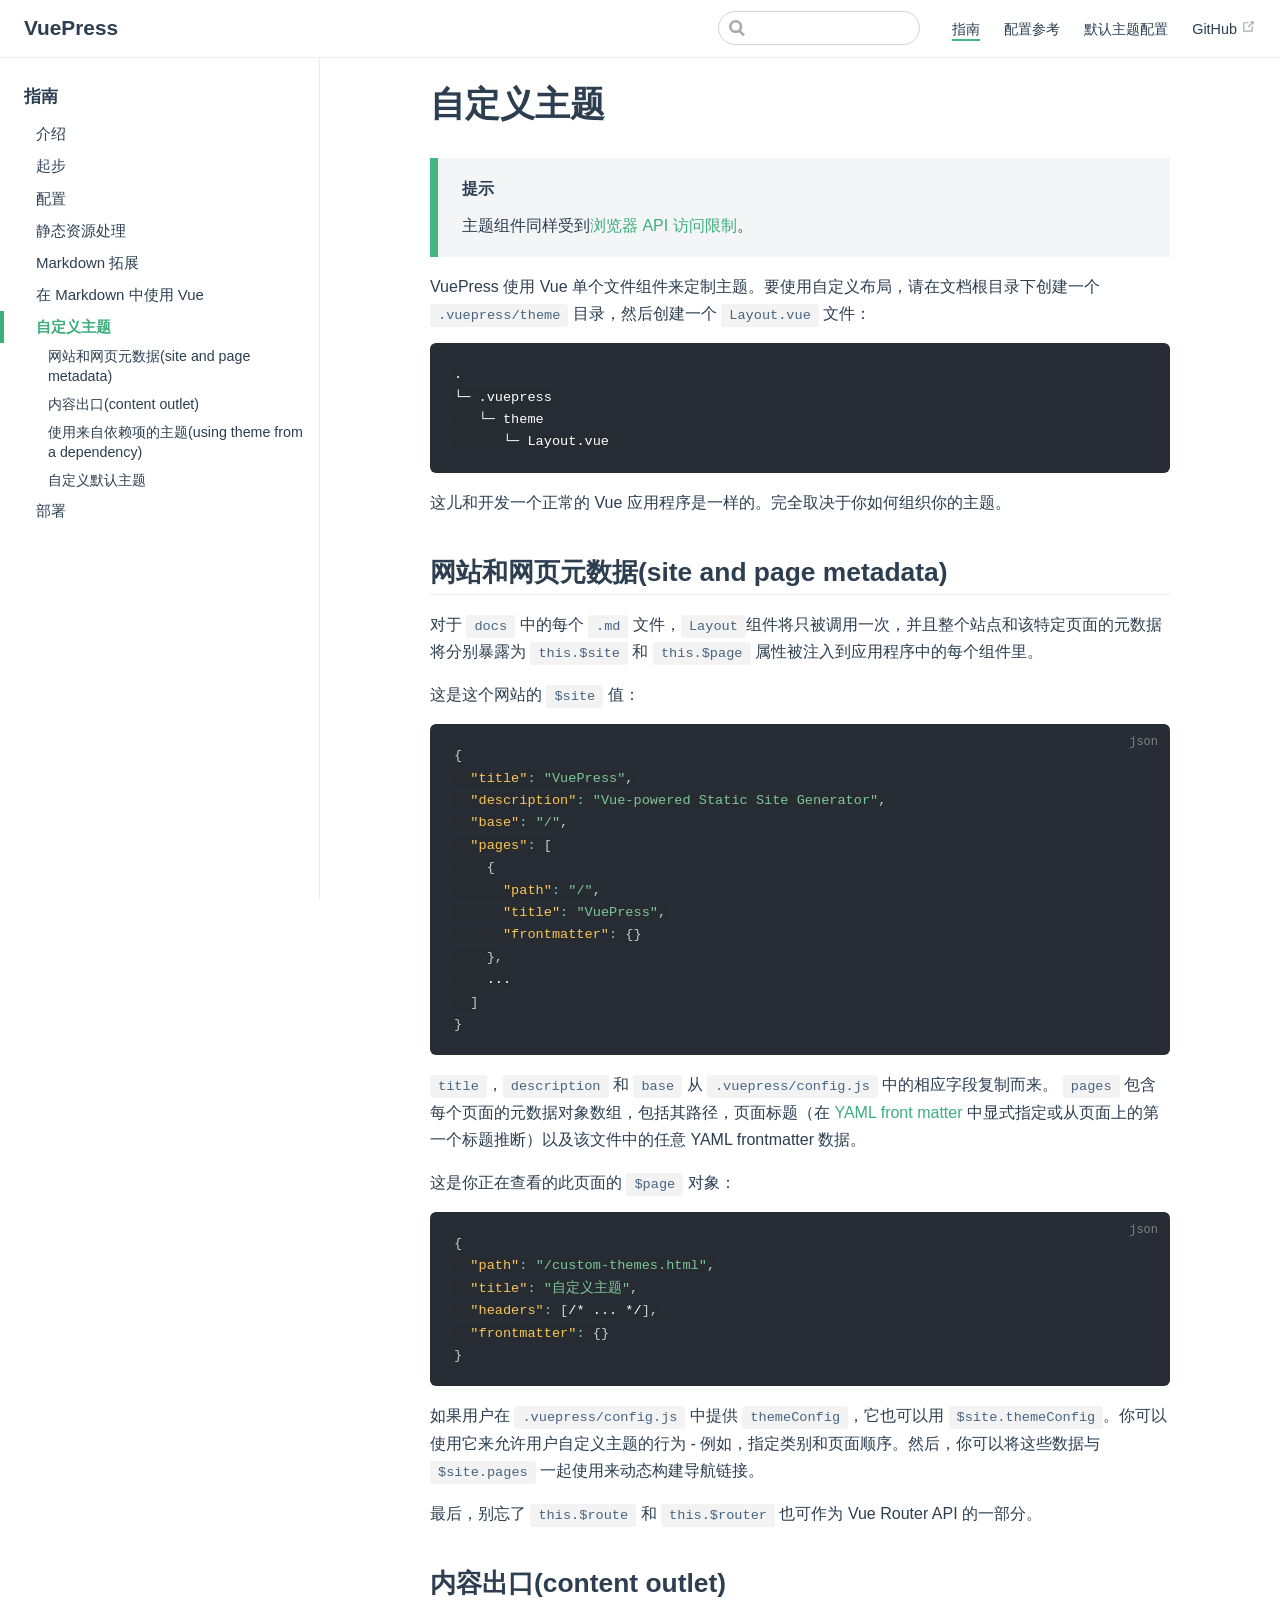
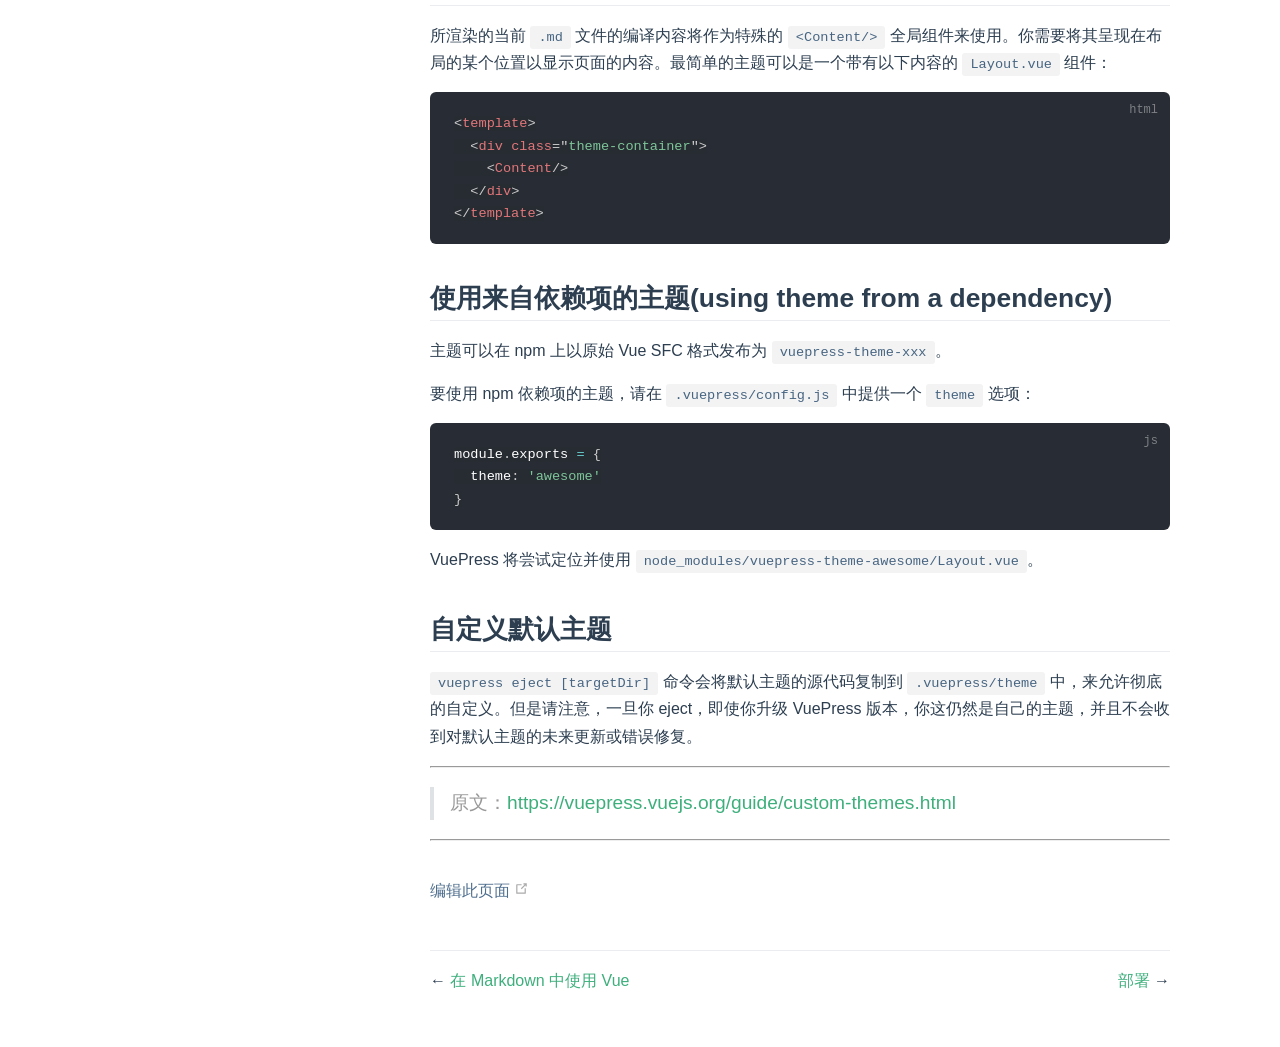
<file: guide/custom-themes.html>
<!DOCTYPE html>
<html lang="en">
  <head>
    <meta charset="utf-8">
    <meta name="viewport" content="width=device-width,initial-scale=1,maximum-scale=1,user-scalable=no">
    <title>VuePress | 自定义主题</title>
    <meta name="description" content="Vue 驱动的静态站点生成工具">
  <link rel="icon" href="/logo.png">
    
    <link rel="preload" href="/assets/css/0.styles.3a125a1f.css" as="style"><link rel="preload" href="/assets/js/app.1ad0d0b2.js" as="script"><link rel="preload" href="/assets/js/5.846bb066.js" as="script"><link rel="prefetch" href="/assets/js/7.bc165fcc.js"><link rel="prefetch" href="/assets/js/1.22dba145.js"><link rel="prefetch" href="/assets/js/2.c59d188d.js"><link rel="prefetch" href="/assets/js/3.0f805b04.js"><link rel="prefetch" href="/assets/js/4.7d28fbc9.js"><link rel="prefetch" href="/assets/js/6.5ba9fc05.js"><link rel="prefetch" href="/assets/js/8.d1dff91a.js"><link rel="prefetch" href="/assets/js/9.a123cd9d.js"><link rel="prefetch" href="/assets/js/10.cf89acca.js"><link rel="prefetch" href="/assets/js/11.74a1a55d.js"><link rel="prefetch" href="/assets/js/12.d0398875.js"><link rel="prefetch" href="/assets/js/13.08bb939a.js"><link rel="prefetch" href="/assets/js/14.8e0e44ba.js"><link rel="prefetch" href="/assets/js/15.48bbbd5d.js">
    <link rel="stylesheet" href="/assets/css/0.styles.3a125a1f.css">
  </head>
  <body>
    <div id="app" data-server-rendered="true"><div class="theme-container"><header class="navbar"><div class="sidebar-button"><svg xmlns="http://www.w3.org/2000/svg" aria-hidden="true" role="img" viewBox="0 0 448 512" class="icon"><path fill="currentColor" d="M436 124H12c-6.627 0-12-5.373-12-12V80c0-6.627 5.373-12 12-12h424c6.627 0 12 5.373 12 12v32c0 6.627-5.373 12-12 12zm0 160H12c-6.627 0-12-5.373-12-12v-32c0-6.627 5.373-12 12-12h424c6.627 0 12 5.373 12 12v32c0 6.627-5.373 12-12 12zm0 160H12c-6.627 0-12-5.373-12-12v-32c0-6.627 5.373-12 12-12h424c6.627 0 12 5.373 12 12v32c0 6.627-5.373 12-12 12z"></path></svg></div><a href="/" class="router-link-active"><!----><span class="site-name">
      VuePress
    </span></a><div class="links"><div class="search-box"><input aria-label="Search" autocomplete="off" spellcheck="false" value=""><!----></div><nav class="nav-links can-hide"><div class="nav-item"><a href="/guide/" class="nav-link router-link-active">指南</a></div><div class="nav-item"><a href="/config/" class="nav-link">配置参考</a></div><div class="nav-item"><a href="/default-theme-config/" class="nav-link">默认主题配置</a></div><a href="https://github.com/docschina/vuepress" target="_blank" rel="noopener" class="github-link">
    GitHub
    <svg xmlns="http://www.w3.org/2000/svg" aria-hidden="true" x="0px" y="0px" viewBox="0 0 100 100" width="15" height="15" class="icon outbound"><path fill="currentColor" d="M18.8,85.1h56l0,0c2.2,0,4-1.8,4-4v-32h-8v28h-48v-48h28v-8h-32l0,0c-2.2,0-4,1.8-4,4v56C14.8,83.3,16.6,85.1,18.8,85.1z"></path><polygon fill="currentColor" points="45.7,48.7 51.3,54.3 77.2,28.5 77.2,37.2 85.2,37.2 85.2,14.9 62.8,14.9 62.8,22.9 71.5,22.9"></polygon></svg></a></nav></div></header><div class="sidebar"><nav class="nav-links"><div class="nav-item"><a href="/guide/" class="nav-link router-link-active">指南</a></div><div class="nav-item"><a href="/config/" class="nav-link">配置参考</a></div><div class="nav-item"><a href="/default-theme-config/" class="nav-link">默认主题配置</a></div><a href="https://github.com/docschina/vuepress" target="_blank" rel="noopener" class="github-link">
    GitHub
    <svg xmlns="http://www.w3.org/2000/svg" aria-hidden="true" x="0px" y="0px" viewBox="0 0 100 100" width="15" height="15" class="icon outbound"><path fill="currentColor" d="M18.8,85.1h56l0,0c2.2,0,4-1.8,4-4v-32h-8v28h-48v-48h28v-8h-32l0,0c-2.2,0-4,1.8-4,4v56C14.8,83.3,16.6,85.1,18.8,85.1z"></path><polygon fill="currentColor" points="45.7,48.7 51.3,54.3 77.2,28.5 77.2,37.2 85.2,37.2 85.2,14.9 62.8,14.9 62.8,22.9 71.5,22.9"></polygon></svg></a></nav><ul class="sidebar-links"><li><div class="sidebar-group first"><p class="sidebar-heading open"><span>指南</span><!----></p><ul class="sidebar-group-items"><li><a href="/guide/" class="sidebar-link">介绍</a></li><li><a href="/guide/getting-started.html" class="sidebar-link">起步</a></li><li><a href="/guide/basic-config.html" class="sidebar-link">配置</a></li><li><a href="/guide/assets.html" class="sidebar-link">静态资源处理</a></li><li><a href="/guide/markdown.html" class="sidebar-link">Markdown 拓展</a></li><li><a href="/guide/using-vue.html" class="sidebar-link">在 Markdown 中使用 Vue</a></li><li><a href="/guide/custom-themes.html" class="active sidebar-link">自定义主题</a><ul class="sidebar-sub-headers"><li class="sidebar-sub-header"><a href="/guide/custom-themes.html#网站和网页元数据-site-and-page-metadata" class="sidebar-link">网站和网页元数据(site and page metadata)</a></li><li class="sidebar-sub-header"><a href="/guide/custom-themes.html#内容出口-content-outlet" class="sidebar-link">内容出口(content outlet)</a></li><li class="sidebar-sub-header"><a href="/guide/custom-themes.html#使用来自依赖项的主题-using-theme-from-a-dependency" class="sidebar-link">使用来自依赖项的主题(using theme from a dependency)</a></li><li class="sidebar-sub-header"><a href="/guide/custom-themes.html#自定义默认主题" class="sidebar-link">自定义默认主题</a></li></ul></li><li><a href="/guide/deploy.html" class="sidebar-link">部署</a></li></ul></div></li></ul></div><div class="page"><div class="content"><h1 id="自定义主题"><a href="#自定义主题" aria-hidden="true" class="header-anchor">#</a> 自定义主题</h1><div class="tip custom-block"><p class="custom-block-title">提示</p><p>主题组件同样受到<a href="/guide/using-vue.html#browser-api-access-restrictions">浏览器 API 访问限制</a>。</p></div><p>VuePress 使用 Vue 单个文件组件来定制主题。要使用自定义布局，请在文档根目录下创建一个 <code>.vuepress/theme</code> 目录，然后创建一个 <code>Layout.vue</code> 文件：</p><pre class="language-text"><code>.
└─ .vuepress
   └─ theme
      └─ Layout.vue
</code></pre><p>这儿和开发一个正常的 Vue 应用程序是一样的。完全取决于你如何组织你的主题。</p><h2 id="网站和网页元数据-site-and-page-metadata"><a href="#网站和网页元数据-site-and-page-metadata" aria-hidden="true" class="header-anchor">#</a> 网站和网页元数据(site and page metadata)</h2><p>对于 <code>docs</code> 中的每个 <code>.md</code> 文件，<code>Layout</code>组件将只被调用一次，并且整个站点和该特定页面的元数据将分别暴露为 <code>this.$site</code> 和 <code>this.$page</code> 属性被注入到应用程序中的每个组件里。</p><p>这是这个网站的 <code>$site</code> 值：</p><pre class="language-json"><code><span class="token punctuation">{</span>
  <span class="token property">&quot;title&quot;</span><span class="token operator">:</span> <span class="token string">&quot;VuePress&quot;</span><span class="token punctuation">,</span>
  <span class="token property">&quot;description&quot;</span><span class="token operator">:</span> <span class="token string">&quot;Vue-powered Static Site Generator&quot;</span><span class="token punctuation">,</span>
  <span class="token property">&quot;base&quot;</span><span class="token operator">:</span> <span class="token string">&quot;/&quot;</span><span class="token punctuation">,</span>
  <span class="token property">&quot;pages&quot;</span><span class="token operator">:</span> <span class="token punctuation">[</span>
    <span class="token punctuation">{</span>
      <span class="token property">&quot;path&quot;</span><span class="token operator">:</span> <span class="token string">&quot;/&quot;</span><span class="token punctuation">,</span>
      <span class="token property">&quot;title&quot;</span><span class="token operator">:</span> <span class="token string">&quot;VuePress&quot;</span><span class="token punctuation">,</span>
      <span class="token property">&quot;frontmatter&quot;</span><span class="token operator">:</span> <span class="token punctuation">{</span><span class="token punctuation">}</span>
    <span class="token punctuation">}</span><span class="token punctuation">,</span>
    ...
  <span class="token punctuation">]</span>
<span class="token punctuation">}</span>
</code></pre><p><code>title</code>，<code>description</code> 和 <code>base</code> 从 <code>.vuepress/config.js</code> 中的相应字段复制而来。 <code>pages</code> 包含每个页面的元数据对象数组，包括其路径，页面标题（在 <a href="/guide/markdown.html#yaml-front-matter">YAML front matter</a> 中显式指定或从页面上的第一个标题推断）以及该文件中的任意 YAML frontmatter 数据。</p><p>这是你正在查看的此页面的 <code>$page</code> 对象：</p><pre class="language-json"><code><span class="token punctuation">{</span>
  <span class="token property">&quot;path&quot;</span><span class="token operator">:</span> <span class="token string">&quot;/custom-themes.html&quot;</span><span class="token punctuation">,</span>
  <span class="token property">&quot;title&quot;</span><span class="token operator">:</span> <span class="token string">&quot;自定义主题&quot;</span><span class="token punctuation">,</span>
  <span class="token property">&quot;headers&quot;</span><span class="token operator">:</span> <span class="token punctuation">[</span>/* ... */<span class="token punctuation">]</span><span class="token punctuation">,</span>
  <span class="token property">&quot;frontmatter&quot;</span><span class="token operator">:</span> <span class="token punctuation">{</span><span class="token punctuation">}</span>
<span class="token punctuation">}</span>
</code></pre><p>如果用户在 <code>.vuepress/config.js</code> 中提供 <code>themeConfig</code>，它也可以用 <code>$site.themeConfig</code>。你可以使用它来允许用户自定义主题的行为 - 例如，指定类别和页面顺序。然后，你可以将这些数据与 <code>$site.pages</code> 一起使用来动态构建导航链接。</p><p>最后，别忘了 <code>this.$route</code> 和 <code>this.$router</code> 也可作为 Vue Router API 的一部分。</p><h2 id="内容出口-content-outlet"><a href="#内容出口-content-outlet" aria-hidden="true" class="header-anchor">#</a> 内容出口(content outlet)</h2><p>所渲染的当前 <code>.md</code> 文件的编译内容将作为特殊的 <code>&lt;Content/&gt;</code> 全局组件来使用。你需要将其呈现在布局的某个位置以显示页面的内容。最简单的主题可以是一个带有以下内容的 <code>Layout.vue</code> 组件：</p><pre class="language-html"><code><span class="token tag"><span class="token tag"><span class="token punctuation">&lt;</span>template</span><span class="token punctuation">&gt;</span></span>
  <span class="token tag"><span class="token tag"><span class="token punctuation">&lt;</span>div</span> <span class="token attr-name">class</span><span class="token attr-value"><span class="token punctuation">=</span><span class="token punctuation">&quot;</span>theme-container<span class="token punctuation">&quot;</span></span><span class="token punctuation">&gt;</span></span>
    <span class="token tag"><span class="token tag"><span class="token punctuation">&lt;</span>Content</span><span class="token punctuation">/&gt;</span></span>
  <span class="token tag"><span class="token tag"><span class="token punctuation">&lt;/</span>div</span><span class="token punctuation">&gt;</span></span>
<span class="token tag"><span class="token tag"><span class="token punctuation">&lt;/</span>template</span><span class="token punctuation">&gt;</span></span>
</code></pre><h2 id="使用来自依赖项的主题-using-theme-from-a-dependency"><a href="#使用来自依赖项的主题-using-theme-from-a-dependency" aria-hidden="true" class="header-anchor">#</a> 使用来自依赖项的主题(using theme from a dependency)</h2><p>主题可以在 npm 上以原始 Vue SFC 格式发布为 <code>vuepress-theme-xxx</code>。</p><p>要使用 npm 依赖项的主题，请在 <code>.vuepress/config.js</code> 中提供一个 <code>theme</code> 选项：</p><pre class="language-js"><code>module<span class="token punctuation">.</span>exports <span class="token operator">=</span> <span class="token punctuation">{</span>
  theme<span class="token punctuation">:</span> <span class="token string">'awesome'</span>
<span class="token punctuation">}</span>
</code></pre><p>VuePress 将尝试定位并使用 <code>node_modules/vuepress-theme-awesome/Layout.vue</code>。</p><h2 id="自定义默认主题"><a href="#自定义默认主题" aria-hidden="true" class="header-anchor">#</a> 自定义默认主题</h2><p><code>vuepress eject [targetDir]</code> 命令会将默认主题的源代码复制到 <code>.vuepress/theme</code> 中，来允许彻底的自定义。但是请注意，一旦你 eject，即使你升级 VuePress 版本，你这仍然是自己的主题，并且不会收到对默认主题的未来更新或错误修复。</p><hr><blockquote><p>原文：<a href="https://vuepress.vuejs.org/guide/custom-themes.html" target="_blank" rel="noopener noreferrer">https://vuepress.vuejs.org/guide/custom-themes.html</a></p></blockquote><hr></div><div class="content edit-link"><a href="https://github.com/docschina/vuepress/edit/cn/docs/guide/custom-themes.md" target="_blank">编辑此页面</a><svg xmlns="http://www.w3.org/2000/svg" aria-hidden="true" x="0px" y="0px" viewBox="0 0 100 100" width="15" height="15" class="icon outbound"><path fill="currentColor" d="M18.8,85.1h56l0,0c2.2,0,4-1.8,4-4v-32h-8v28h-48v-48h28v-8h-32l0,0c-2.2,0-4,1.8-4,4v56C14.8,83.3,16.6,85.1,18.8,85.1z"></path><polygon fill="currentColor" points="45.7,48.7 51.3,54.3 77.2,28.5 77.2,37.2 85.2,37.2 85.2,14.9 62.8,14.9 62.8,22.9 71.5,22.9"></polygon></svg></div><div class="content page-nav"><p class="inner"><span class="prev">
        ← <a href="/guide/using-vue.html" class="prev">
          在 Markdown 中使用 Vue
        </a></span><span class="next"><a href="/guide/deploy.html">
          部署
        </a> →
      </span></p></div></div></div></div>
    <script src="/assets/js/5.846bb066.js" defer></script><script src="/assets/js/app.1ad0d0b2.js" defer></script>
    <script>
      var _hmt = _hmt || [];
      (function() {
        var hm = document.createElement("script");
        hm.src = "https://hm.baidu.com/hm.js?c3446600de53c605ba4f6c792e47dff9";
        var s = document.getElementsByTagName("script")[0];
        s.parentNode.insertBefore(hm, s);
      })();
    </script>
  </body>
</html>
</file>
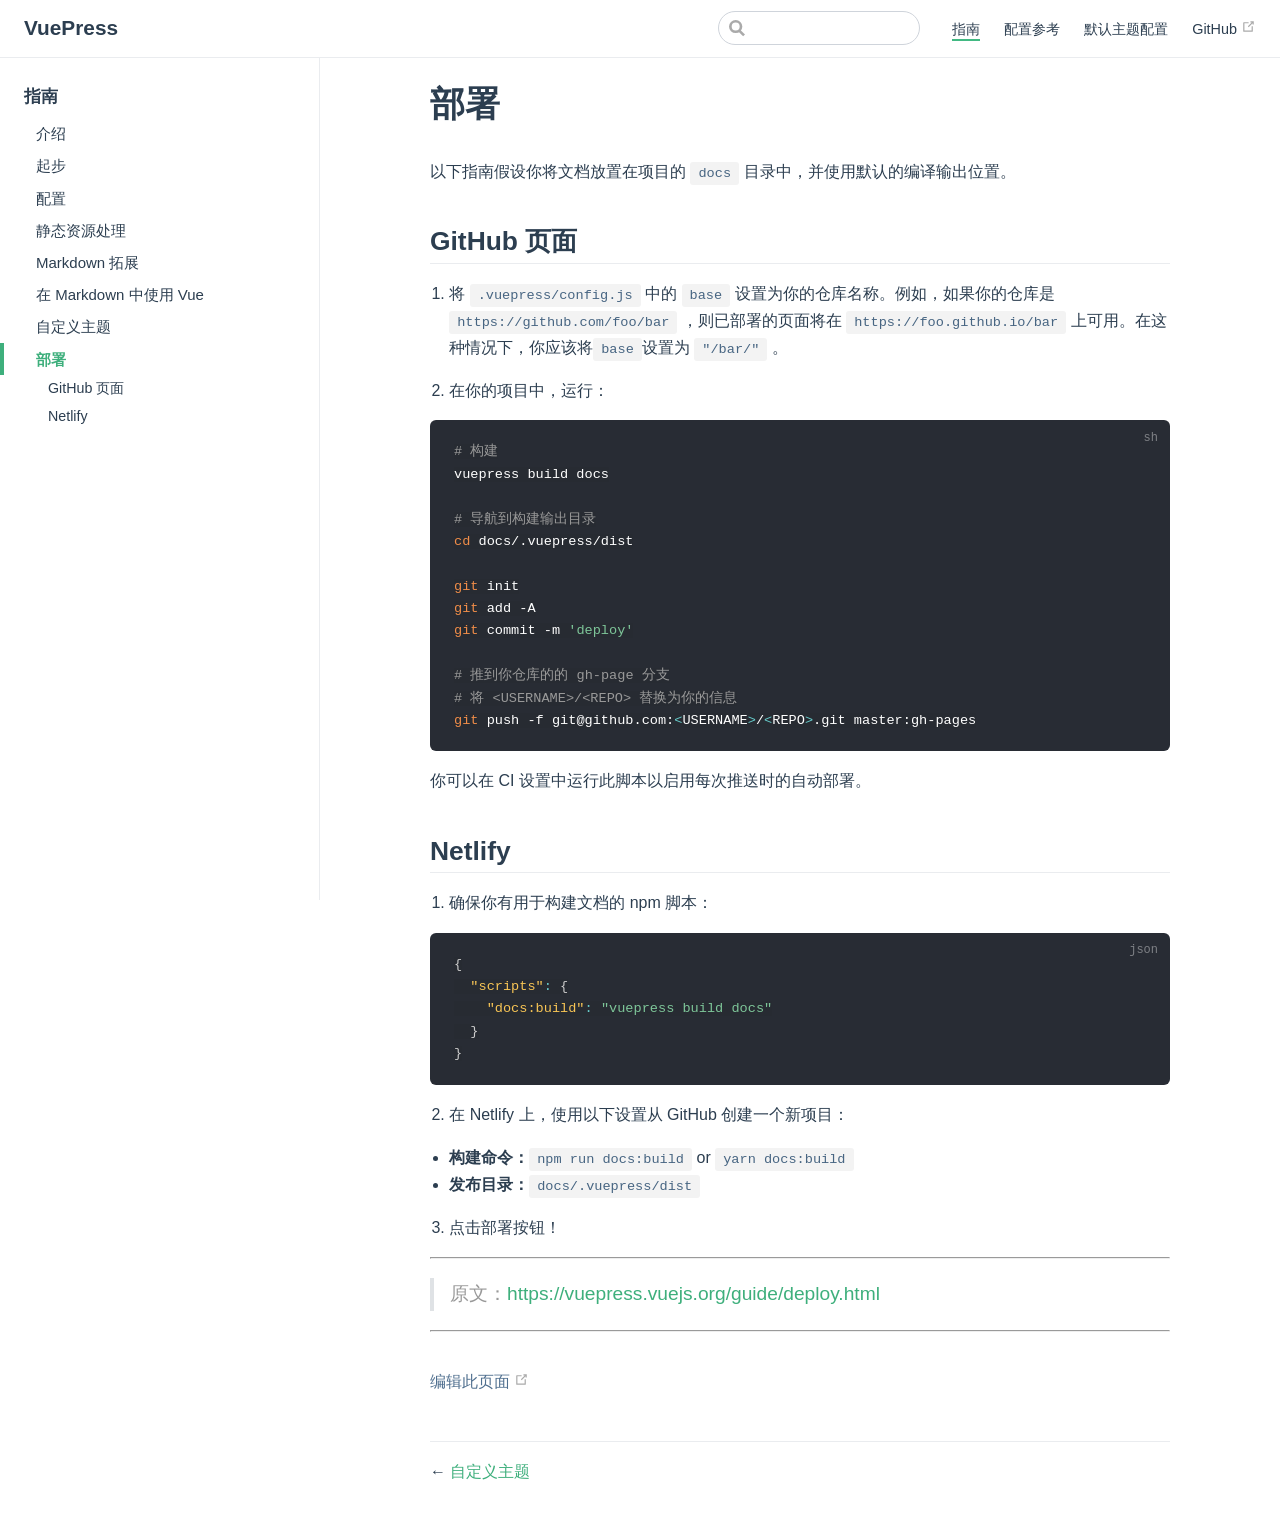
<file: guide/deploy.html>
<!DOCTYPE html>
<html lang="en">
  <head>
    <meta charset="utf-8">
    <meta name="viewport" content="width=device-width,initial-scale=1,maximum-scale=1,user-scalable=no">
    <title>VuePress | 部署</title>
    <meta name="description" content="Vue 驱动的静态站点生成工具">
  <link rel="icon" href="/logo.png">
    
    <link rel="preload" href="/assets/css/0.styles.3a125a1f.css" as="style"><link rel="preload" href="/assets/js/app.1ad0d0b2.js" as="script"><link rel="preload" href="/assets/js/4.7d28fbc9.js" as="script"><link rel="prefetch" href="/assets/js/7.bc165fcc.js"><link rel="prefetch" href="/assets/js/1.22dba145.js"><link rel="prefetch" href="/assets/js/2.c59d188d.js"><link rel="prefetch" href="/assets/js/3.0f805b04.js"><link rel="prefetch" href="/assets/js/5.846bb066.js"><link rel="prefetch" href="/assets/js/6.5ba9fc05.js"><link rel="prefetch" href="/assets/js/8.d1dff91a.js"><link rel="prefetch" href="/assets/js/9.a123cd9d.js"><link rel="prefetch" href="/assets/js/10.cf89acca.js"><link rel="prefetch" href="/assets/js/11.74a1a55d.js"><link rel="prefetch" href="/assets/js/12.d0398875.js"><link rel="prefetch" href="/assets/js/13.08bb939a.js"><link rel="prefetch" href="/assets/js/14.8e0e44ba.js"><link rel="prefetch" href="/assets/js/15.48bbbd5d.js">
    <link rel="stylesheet" href="/assets/css/0.styles.3a125a1f.css">
  </head>
  <body>
    <div id="app" data-server-rendered="true"><div class="theme-container"><header class="navbar"><div class="sidebar-button"><svg xmlns="http://www.w3.org/2000/svg" aria-hidden="true" role="img" viewBox="0 0 448 512" class="icon"><path fill="currentColor" d="M436 124H12c-6.627 0-12-5.373-12-12V80c0-6.627 5.373-12 12-12h424c6.627 0 12 5.373 12 12v32c0 6.627-5.373 12-12 12zm0 160H12c-6.627 0-12-5.373-12-12v-32c0-6.627 5.373-12 12-12h424c6.627 0 12 5.373 12 12v32c0 6.627-5.373 12-12 12zm0 160H12c-6.627 0-12-5.373-12-12v-32c0-6.627 5.373-12 12-12h424c6.627 0 12 5.373 12 12v32c0 6.627-5.373 12-12 12z"></path></svg></div><a href="/" class="router-link-active"><!----><span class="site-name">
      VuePress
    </span></a><div class="links"><div class="search-box"><input aria-label="Search" autocomplete="off" spellcheck="false" value=""><!----></div><nav class="nav-links can-hide"><div class="nav-item"><a href="/guide/" class="nav-link router-link-active">指南</a></div><div class="nav-item"><a href="/config/" class="nav-link">配置参考</a></div><div class="nav-item"><a href="/default-theme-config/" class="nav-link">默认主题配置</a></div><a href="https://github.com/docschina/vuepress" target="_blank" rel="noopener" class="github-link">
    GitHub
    <svg xmlns="http://www.w3.org/2000/svg" aria-hidden="true" x="0px" y="0px" viewBox="0 0 100 100" width="15" height="15" class="icon outbound"><path fill="currentColor" d="M18.8,85.1h56l0,0c2.2,0,4-1.8,4-4v-32h-8v28h-48v-48h28v-8h-32l0,0c-2.2,0-4,1.8-4,4v56C14.8,83.3,16.6,85.1,18.8,85.1z"></path><polygon fill="currentColor" points="45.7,48.7 51.3,54.3 77.2,28.5 77.2,37.2 85.2,37.2 85.2,14.9 62.8,14.9 62.8,22.9 71.5,22.9"></polygon></svg></a></nav></div></header><div class="sidebar"><nav class="nav-links"><div class="nav-item"><a href="/guide/" class="nav-link router-link-active">指南</a></div><div class="nav-item"><a href="/config/" class="nav-link">配置参考</a></div><div class="nav-item"><a href="/default-theme-config/" class="nav-link">默认主题配置</a></div><a href="https://github.com/docschina/vuepress" target="_blank" rel="noopener" class="github-link">
    GitHub
    <svg xmlns="http://www.w3.org/2000/svg" aria-hidden="true" x="0px" y="0px" viewBox="0 0 100 100" width="15" height="15" class="icon outbound"><path fill="currentColor" d="M18.8,85.1h56l0,0c2.2,0,4-1.8,4-4v-32h-8v28h-48v-48h28v-8h-32l0,0c-2.2,0-4,1.8-4,4v56C14.8,83.3,16.6,85.1,18.8,85.1z"></path><polygon fill="currentColor" points="45.7,48.7 51.3,54.3 77.2,28.5 77.2,37.2 85.2,37.2 85.2,14.9 62.8,14.9 62.8,22.9 71.5,22.9"></polygon></svg></a></nav><ul class="sidebar-links"><li><div class="sidebar-group first"><p class="sidebar-heading open"><span>指南</span><!----></p><ul class="sidebar-group-items"><li><a href="/guide/" class="sidebar-link">介绍</a></li><li><a href="/guide/getting-started.html" class="sidebar-link">起步</a></li><li><a href="/guide/basic-config.html" class="sidebar-link">配置</a></li><li><a href="/guide/assets.html" class="sidebar-link">静态资源处理</a></li><li><a href="/guide/markdown.html" class="sidebar-link">Markdown 拓展</a></li><li><a href="/guide/using-vue.html" class="sidebar-link">在 Markdown 中使用 Vue</a></li><li><a href="/guide/custom-themes.html" class="sidebar-link">自定义主题</a></li><li><a href="/guide/deploy.html" class="active sidebar-link">部署</a><ul class="sidebar-sub-headers"><li class="sidebar-sub-header"><a href="/guide/deploy.html#github-页面" class="sidebar-link">GitHub 页面</a></li><li class="sidebar-sub-header"><a href="/guide/deploy.html#netlify" class="sidebar-link">Netlify</a></li></ul></li></ul></div></li></ul></div><div class="page"><div class="content"><h1 id="部署"><a href="#部署" aria-hidden="true" class="header-anchor">#</a> 部署</h1><p>以下指南假设你将文档放置在项目的 <code>docs</code> 目录中，并使用默认的编译输出位置。</p><h2 id="github-页面"><a href="#github-页面" aria-hidden="true" class="header-anchor">#</a> GitHub 页面</h2><ol><li><p>将 <code>.vuepress/config.js</code> 中的 <code>base</code> 设置为你的仓库名称。例如，如果你的仓库是 <code>https://github.com/foo/bar</code> ，则已部署的页面将在 <code>https://foo.github.io/bar</code> 上可用。在这种情况下，你应该将<code>base</code>设置为 <code>&quot;/bar/&quot;</code> 。</p></li><li><p>在你的项目中，运行：</p></li></ol><pre class="language-bash"><code><span class="token comment"># 构建</span>
vuepress build docs

<span class="token comment"># 导航到构建输出目录</span>
<span class="token function">cd</span> docs/.vuepress/dist

<span class="token function">git</span> init
<span class="token function">git</span> add -A
<span class="token function">git</span> commit -m <span class="token string">'deploy'</span>

<span class="token comment"># 推到你仓库的的 gh-page 分支</span>
<span class="token comment"># 将 &lt;USERNAME&gt;/&lt;REPO&gt; 替换为你的信息</span>
<span class="token function">git</span> push -f git@github.com:<span class="token operator">&lt;</span>USERNAME<span class="token operator">&gt;</span>/<span class="token operator">&lt;</span>REPO<span class="token operator">&gt;</span>.git master:gh-pages
</code></pre><p>你可以在 CI 设置中运行此脚本以启用每次推送时的自动部署。</p><h2 id="netlify"><a href="#netlify" aria-hidden="true" class="header-anchor">#</a> Netlify</h2><ol><li>确保你有用于构建文档的 npm 脚本：</li></ol><pre class="language-json"><code><span class="token punctuation">{</span>
  <span class="token property">&quot;scripts&quot;</span><span class="token operator">:</span> <span class="token punctuation">{</span>
    <span class="token property">&quot;docs:build&quot;</span><span class="token operator">:</span> <span class="token string">&quot;vuepress build docs&quot;</span>
  <span class="token punctuation">}</span>
<span class="token punctuation">}</span>
</code></pre><ol start="2"><li>在 Netlify 上，使用以下设置从 GitHub 创建一个新项目：</li></ol><ul><li><strong>构建命令：</strong><code>npm run docs:build</code> or <code>yarn docs:build</code></li><li><strong>发布目录：</strong><code>docs/.vuepress/dist</code></li></ul><ol start="3"><li>点击部署按钮！</li></ol><hr><blockquote><p>原文：<a href="https://vuepress.vuejs.org/guide/deploy.html" target="_blank" rel="noopener noreferrer">https://vuepress.vuejs.org/guide/deploy.html</a></p></blockquote><hr></div><div class="content edit-link"><a href="https://github.com/docschina/vuepress/edit/cn/docs/guide/deploy.md" target="_blank">编辑此页面</a><svg xmlns="http://www.w3.org/2000/svg" aria-hidden="true" x="0px" y="0px" viewBox="0 0 100 100" width="15" height="15" class="icon outbound"><path fill="currentColor" d="M18.8,85.1h56l0,0c2.2,0,4-1.8,4-4v-32h-8v28h-48v-48h28v-8h-32l0,0c-2.2,0-4,1.8-4,4v56C14.8,83.3,16.6,85.1,18.8,85.1z"></path><polygon fill="currentColor" points="45.7,48.7 51.3,54.3 77.2,28.5 77.2,37.2 85.2,37.2 85.2,14.9 62.8,14.9 62.8,22.9 71.5,22.9"></polygon></svg></div><div class="content page-nav"><p class="inner"><span class="prev">
        ← <a href="/guide/custom-themes.html" class="prev">
          自定义主题
        </a></span><!----></p></div></div></div></div>
    <script src="/assets/js/4.7d28fbc9.js" defer></script><script src="/assets/js/app.1ad0d0b2.js" defer></script>
    <script>
      var _hmt = _hmt || [];
      (function() {
        var hm = document.createElement("script");
        hm.src = "https://hm.baidu.com/hm.js?c3446600de53c605ba4f6c792e47dff9";
        var s = document.getElementsByTagName("script")[0];
        s.parentNode.insertBefore(hm, s);
      })();
    </script>
  </body>
</html>
</file>
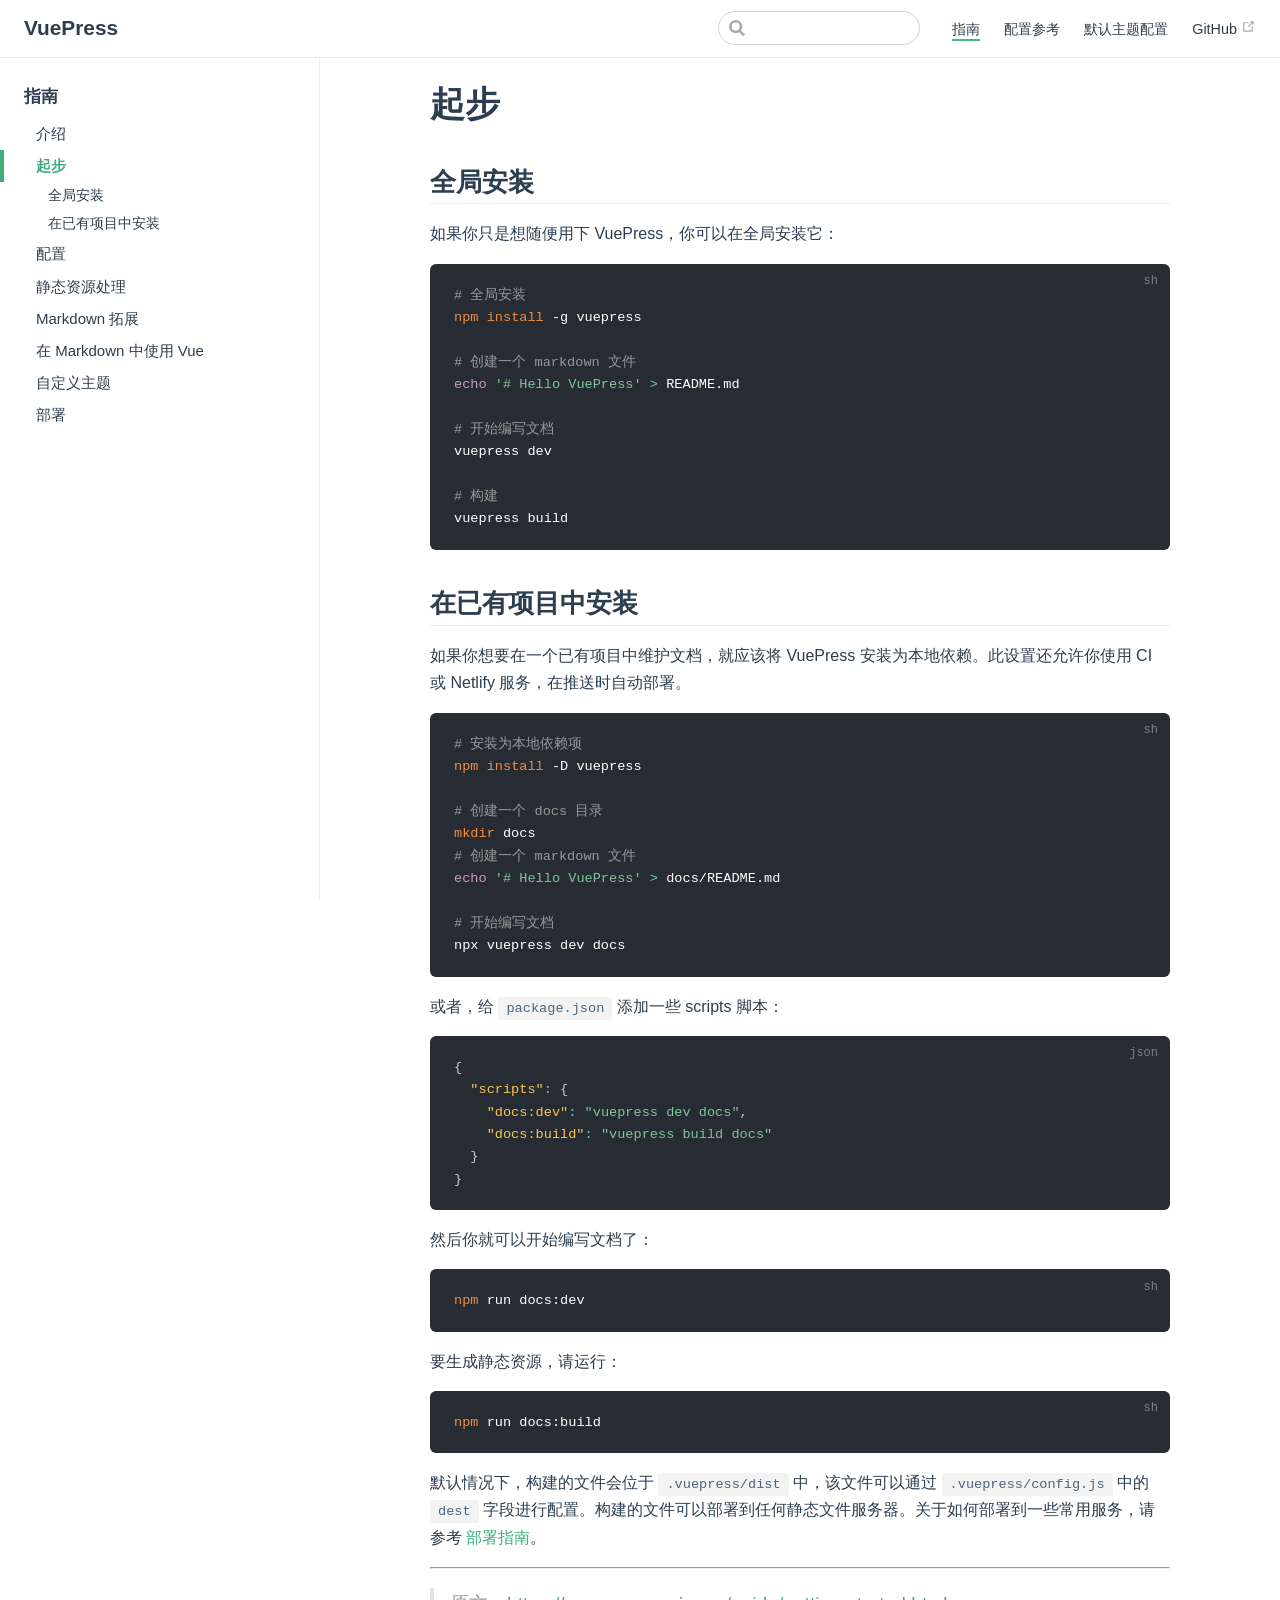
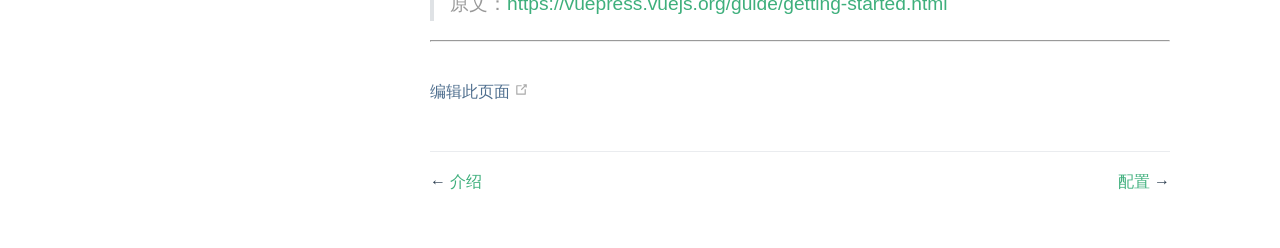
<file: guide/getting-started.html>
<!DOCTYPE html>
<html lang="en">
  <head>
    <meta charset="utf-8">
    <meta name="viewport" content="width=device-width,initial-scale=1,maximum-scale=1,user-scalable=no">
    <title>VuePress | 起步</title>
    <meta name="description" content="Vue 驱动的静态站点生成工具">
  <link rel="icon" href="/logo.png">
    
    <link rel="preload" href="/assets/css/0.styles.3a125a1f.css" as="style"><link rel="preload" href="/assets/js/app.1ad0d0b2.js" as="script"><link rel="preload" href="/assets/js/3.0f805b04.js" as="script"><link rel="prefetch" href="/assets/js/7.bc165fcc.js"><link rel="prefetch" href="/assets/js/1.22dba145.js"><link rel="prefetch" href="/assets/js/2.c59d188d.js"><link rel="prefetch" href="/assets/js/4.7d28fbc9.js"><link rel="prefetch" href="/assets/js/5.846bb066.js"><link rel="prefetch" href="/assets/js/6.5ba9fc05.js"><link rel="prefetch" href="/assets/js/8.d1dff91a.js"><link rel="prefetch" href="/assets/js/9.a123cd9d.js"><link rel="prefetch" href="/assets/js/10.cf89acca.js"><link rel="prefetch" href="/assets/js/11.74a1a55d.js"><link rel="prefetch" href="/assets/js/12.d0398875.js"><link rel="prefetch" href="/assets/js/13.08bb939a.js"><link rel="prefetch" href="/assets/js/14.8e0e44ba.js"><link rel="prefetch" href="/assets/js/15.48bbbd5d.js">
    <link rel="stylesheet" href="/assets/css/0.styles.3a125a1f.css">
  </head>
  <body>
    <div id="app" data-server-rendered="true"><div class="theme-container"><header class="navbar"><div class="sidebar-button"><svg xmlns="http://www.w3.org/2000/svg" aria-hidden="true" role="img" viewBox="0 0 448 512" class="icon"><path fill="currentColor" d="M436 124H12c-6.627 0-12-5.373-12-12V80c0-6.627 5.373-12 12-12h424c6.627 0 12 5.373 12 12v32c0 6.627-5.373 12-12 12zm0 160H12c-6.627 0-12-5.373-12-12v-32c0-6.627 5.373-12 12-12h424c6.627 0 12 5.373 12 12v32c0 6.627-5.373 12-12 12zm0 160H12c-6.627 0-12-5.373-12-12v-32c0-6.627 5.373-12 12-12h424c6.627 0 12 5.373 12 12v32c0 6.627-5.373 12-12 12z"></path></svg></div><a href="/" class="router-link-active"><!----><span class="site-name">
      VuePress
    </span></a><div class="links"><div class="search-box"><input aria-label="Search" autocomplete="off" spellcheck="false" value=""><!----></div><nav class="nav-links can-hide"><div class="nav-item"><a href="/guide/" class="nav-link router-link-active">指南</a></div><div class="nav-item"><a href="/config/" class="nav-link">配置参考</a></div><div class="nav-item"><a href="/default-theme-config/" class="nav-link">默认主题配置</a></div><a href="https://github.com/docschina/vuepress" target="_blank" rel="noopener" class="github-link">
    GitHub
    <svg xmlns="http://www.w3.org/2000/svg" aria-hidden="true" x="0px" y="0px" viewBox="0 0 100 100" width="15" height="15" class="icon outbound"><path fill="currentColor" d="M18.8,85.1h56l0,0c2.2,0,4-1.8,4-4v-32h-8v28h-48v-48h28v-8h-32l0,0c-2.2,0-4,1.8-4,4v56C14.8,83.3,16.6,85.1,18.8,85.1z"></path><polygon fill="currentColor" points="45.7,48.7 51.3,54.3 77.2,28.5 77.2,37.2 85.2,37.2 85.2,14.9 62.8,14.9 62.8,22.9 71.5,22.9"></polygon></svg></a></nav></div></header><div class="sidebar"><nav class="nav-links"><div class="nav-item"><a href="/guide/" class="nav-link router-link-active">指南</a></div><div class="nav-item"><a href="/config/" class="nav-link">配置参考</a></div><div class="nav-item"><a href="/default-theme-config/" class="nav-link">默认主题配置</a></div><a href="https://github.com/docschina/vuepress" target="_blank" rel="noopener" class="github-link">
    GitHub
    <svg xmlns="http://www.w3.org/2000/svg" aria-hidden="true" x="0px" y="0px" viewBox="0 0 100 100" width="15" height="15" class="icon outbound"><path fill="currentColor" d="M18.8,85.1h56l0,0c2.2,0,4-1.8,4-4v-32h-8v28h-48v-48h28v-8h-32l0,0c-2.2,0-4,1.8-4,4v56C14.8,83.3,16.6,85.1,18.8,85.1z"></path><polygon fill="currentColor" points="45.7,48.7 51.3,54.3 77.2,28.5 77.2,37.2 85.2,37.2 85.2,14.9 62.8,14.9 62.8,22.9 71.5,22.9"></polygon></svg></a></nav><ul class="sidebar-links"><li><div class="sidebar-group first"><p class="sidebar-heading open"><span>指南</span><!----></p><ul class="sidebar-group-items"><li><a href="/guide/" class="sidebar-link">介绍</a></li><li><a href="/guide/getting-started.html" class="active sidebar-link">起步</a><ul class="sidebar-sub-headers"><li class="sidebar-sub-header"><a href="/guide/getting-started.html#全局安装" class="sidebar-link">全局安装</a></li><li class="sidebar-sub-header"><a href="/guide/getting-started.html#在已有项目中安装" class="sidebar-link">在已有项目中安装</a></li></ul></li><li><a href="/guide/basic-config.html" class="sidebar-link">配置</a></li><li><a href="/guide/assets.html" class="sidebar-link">静态资源处理</a></li><li><a href="/guide/markdown.html" class="sidebar-link">Markdown 拓展</a></li><li><a href="/guide/using-vue.html" class="sidebar-link">在 Markdown 中使用 Vue</a></li><li><a href="/guide/custom-themes.html" class="sidebar-link">自定义主题</a></li><li><a href="/guide/deploy.html" class="sidebar-link">部署</a></li></ul></div></li></ul></div><div class="page"><div class="content"><h1 id="起步"><a href="#起步" aria-hidden="true" class="header-anchor">#</a> 起步</h1><h2 id="全局安装"><a href="#全局安装" aria-hidden="true" class="header-anchor">#</a> 全局安装</h2><p>如果你只是想随便用下 VuePress，你可以在全局安装它：</p><pre class="language-bash"><code><span class="token comment"># 全局安装</span>
<span class="token function">npm</span> <span class="token function">install</span> -g vuepress

<span class="token comment"># 创建一个 markdown 文件</span>
<span class="token keyword">echo</span> <span class="token string">'# Hello VuePress'</span> <span class="token operator">&gt;</span> README.md

<span class="token comment"># 开始编写文档</span>
vuepress dev

<span class="token comment"># 构建</span>
vuepress build
</code></pre><h2 id="在已有项目中安装"><a href="#在已有项目中安装" aria-hidden="true" class="header-anchor">#</a> 在已有项目中安装</h2><p>如果你想要在一个已有项目中维护文档，就应该将 VuePress 安装为本地依赖。此设置还允许你使用 CI 或 Netlify 服务，在推送时自动部署。</p><pre class="language-bash"><code><span class="token comment"># 安装为本地依赖项</span>
<span class="token function">npm</span> <span class="token function">install</span> -D vuepress

<span class="token comment"># 创建一个 docs 目录</span>
<span class="token function">mkdir</span> docs
<span class="token comment"># 创建一个 markdown 文件</span>
<span class="token keyword">echo</span> <span class="token string">'# Hello VuePress'</span> <span class="token operator">&gt;</span> docs/README.md

<span class="token comment"># 开始编写文档</span>
npx vuepress dev docs
</code></pre><p>或者，给 <code>package.json</code> 添加一些 scripts 脚本：</p><pre class="language-json"><code><span class="token punctuation">{</span>
  <span class="token property">&quot;scripts&quot;</span><span class="token operator">:</span> <span class="token punctuation">{</span>
    <span class="token property">&quot;docs:dev&quot;</span><span class="token operator">:</span> <span class="token string">&quot;vuepress dev docs&quot;</span><span class="token punctuation">,</span>
    <span class="token property">&quot;docs:build&quot;</span><span class="token operator">:</span> <span class="token string">&quot;vuepress build docs&quot;</span>
  <span class="token punctuation">}</span>
<span class="token punctuation">}</span>
</code></pre><p>然后你就可以开始编写文档了：</p><pre class="language-bash"><code><span class="token function">npm</span> run docs:dev
</code></pre><p>要生成静态资源，请运行：</p><pre class="language-bash"><code><span class="token function">npm</span> run docs:build
</code></pre><p>默认情况下，构建的文件会位于 <code>.vuepress/dist</code> 中，该文件可以通过 <code>.vuepress/config.js</code> 中的 <code>dest</code> 字段进行配置。构建的文件可以部署到任何静态文件服务器。关于如何部署到一些常用服务，请参考 <a href="/guide/deploy.html">部署指南</a>。</p><hr><blockquote><p>原文：<a href="https://vuepress.vuejs.org/guide/getting-started.html" target="_blank" rel="noopener noreferrer">https://vuepress.vuejs.org/guide/getting-started.html</a></p></blockquote><hr></div><div class="content edit-link"><a href="https://github.com/docschina/vuepress/edit/cn/docs/guide/getting-started.md" target="_blank">编辑此页面</a><svg xmlns="http://www.w3.org/2000/svg" aria-hidden="true" x="0px" y="0px" viewBox="0 0 100 100" width="15" height="15" class="icon outbound"><path fill="currentColor" d="M18.8,85.1h56l0,0c2.2,0,4-1.8,4-4v-32h-8v28h-48v-48h28v-8h-32l0,0c-2.2,0-4,1.8-4,4v56C14.8,83.3,16.6,85.1,18.8,85.1z"></path><polygon fill="currentColor" points="45.7,48.7 51.3,54.3 77.2,28.5 77.2,37.2 85.2,37.2 85.2,14.9 62.8,14.9 62.8,22.9 71.5,22.9"></polygon></svg></div><div class="content page-nav"><p class="inner"><span class="prev">
        ← <a href="/guide/" class="prev router-link-active">
          介绍
        </a></span><span class="next"><a href="/guide/basic-config.html">
          配置
        </a> →
      </span></p></div></div></div></div>
    <script src="/assets/js/3.0f805b04.js" defer></script><script src="/assets/js/app.1ad0d0b2.js" defer></script>
    <script>
      var _hmt = _hmt || [];
      (function() {
        var hm = document.createElement("script");
        hm.src = "https://hm.baidu.com/hm.js?c3446600de53c605ba4f6c792e47dff9";
        var s = document.getElementsByTagName("script")[0];
        s.parentNode.insertBefore(hm, s);
      })();
    </script>
  </body>
</html>
</file>
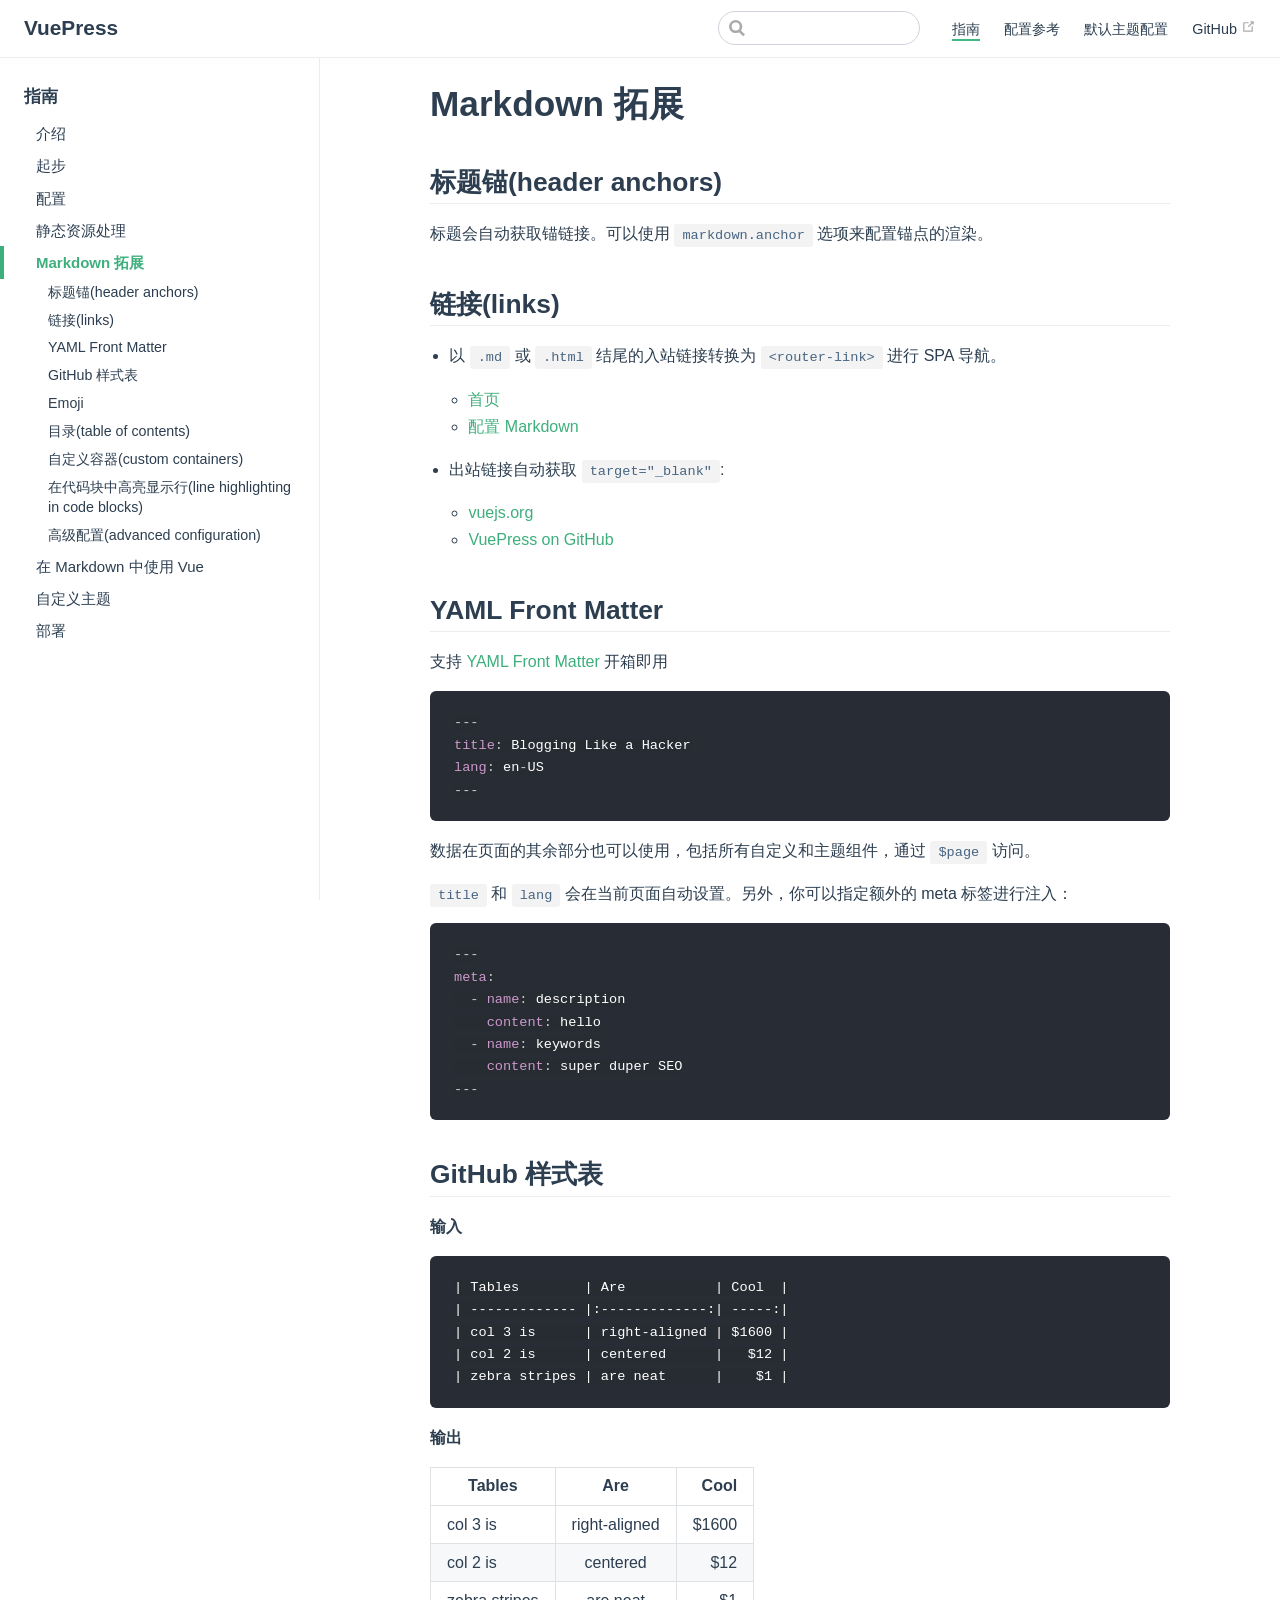
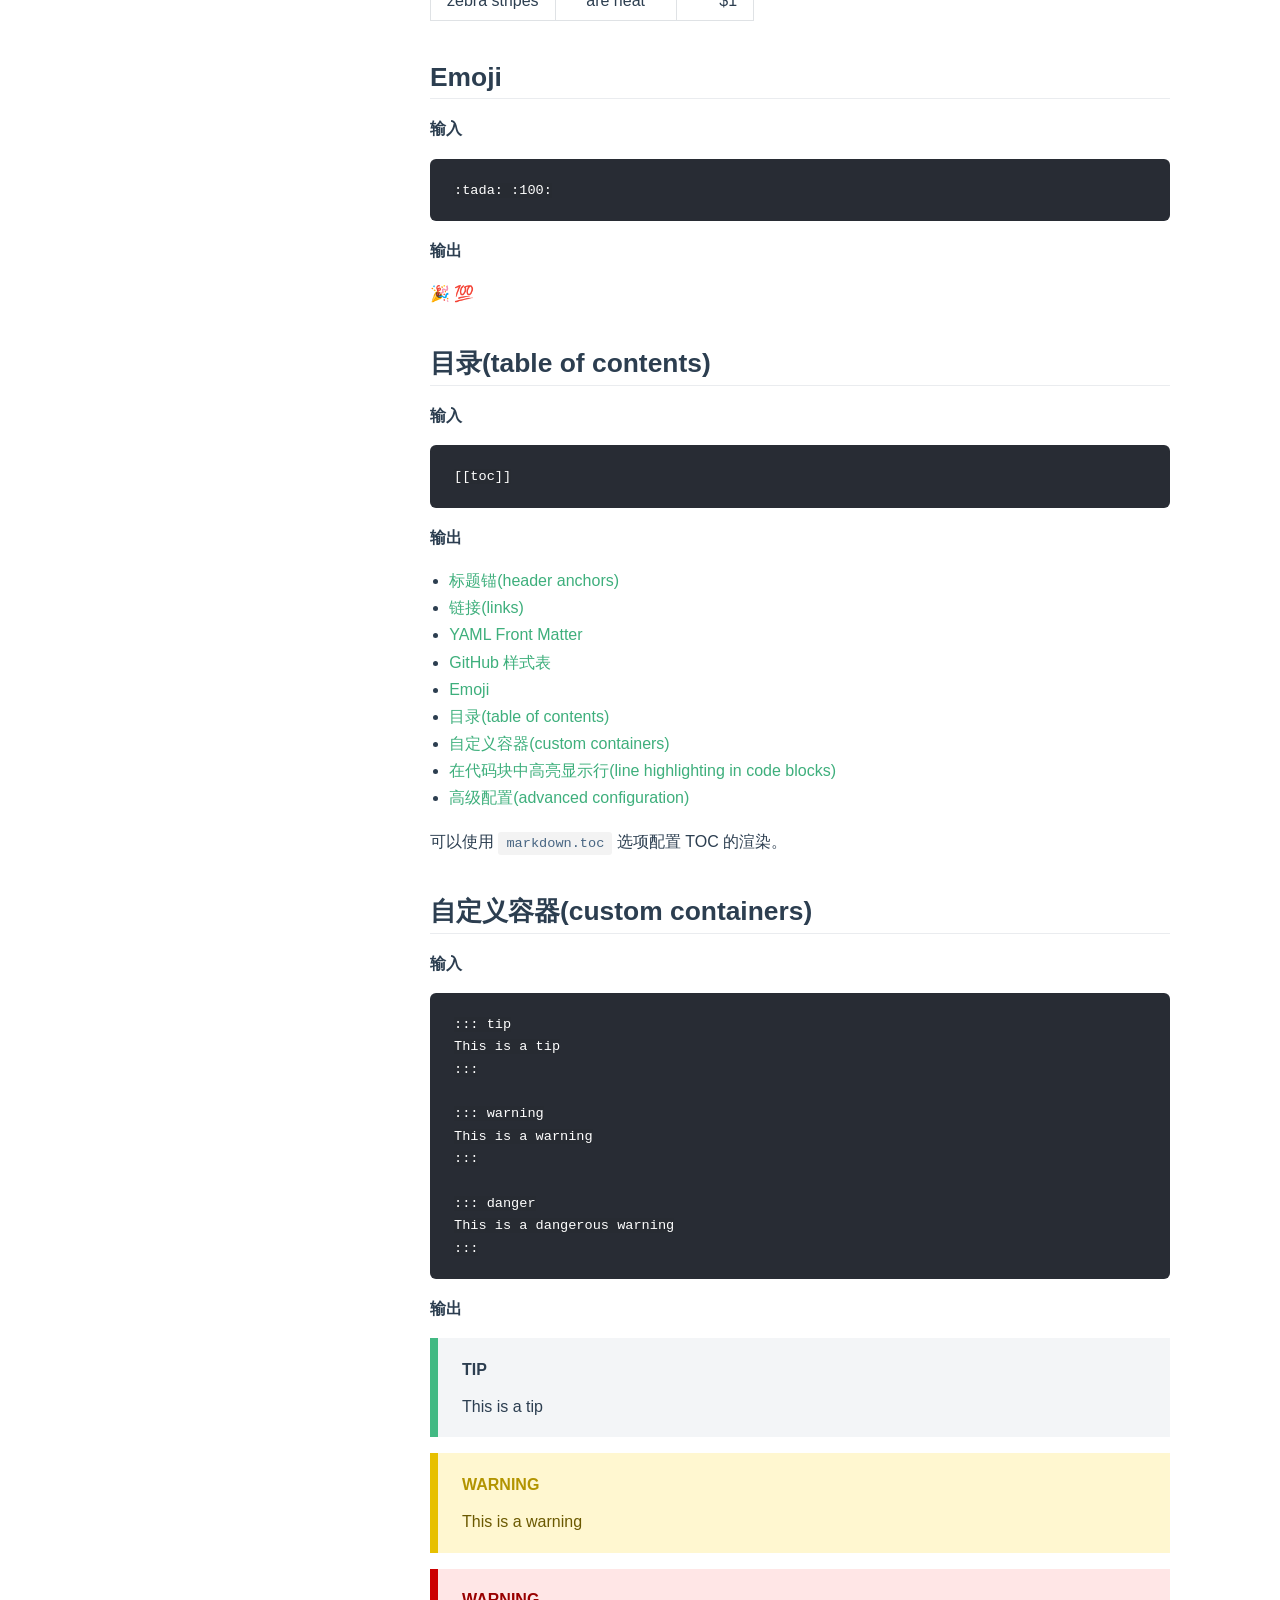
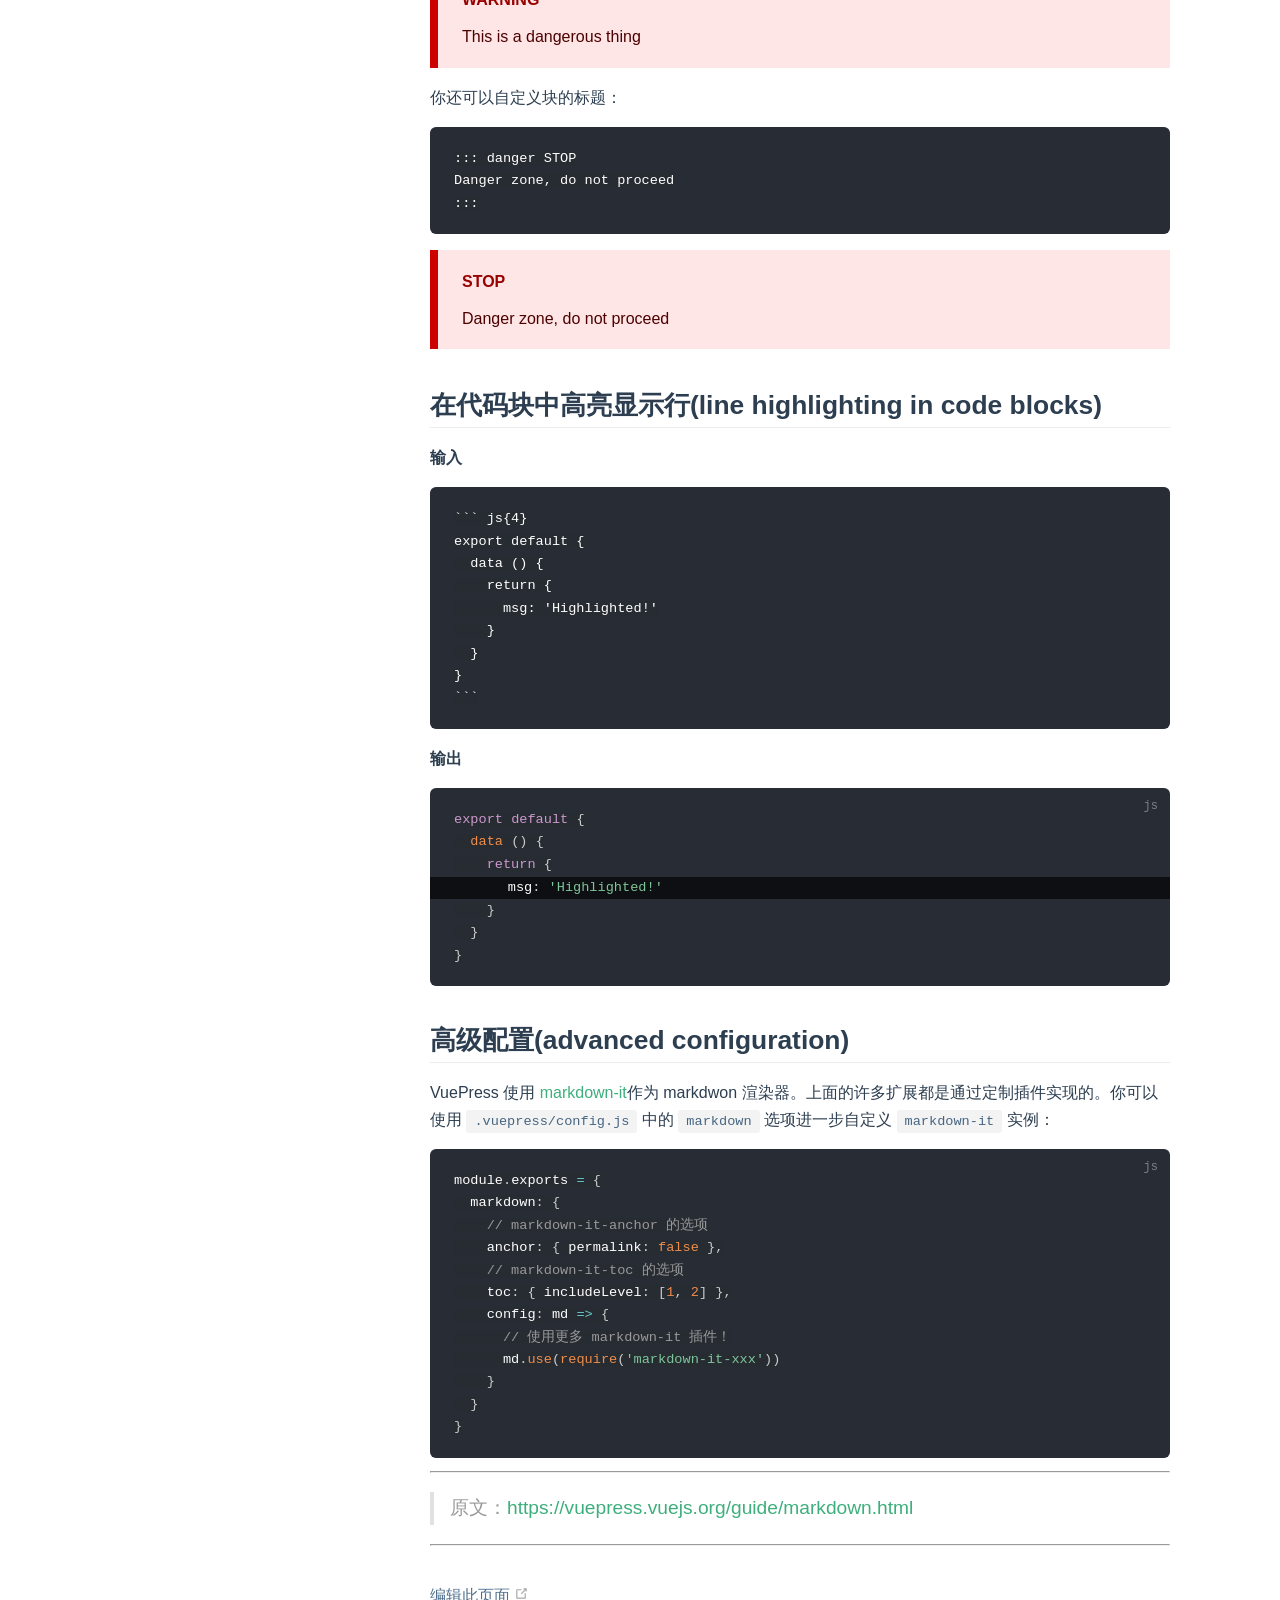
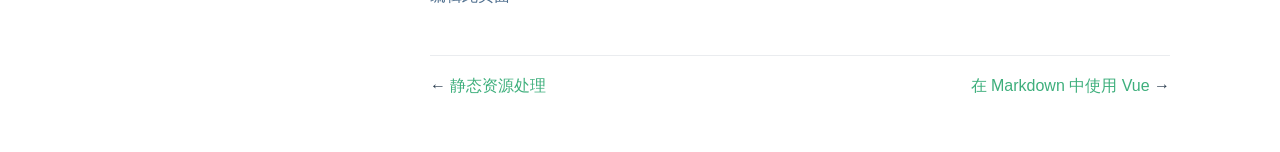
<file: guide/markdown.html>
<!DOCTYPE html>
<html lang="en">
  <head>
    <meta charset="utf-8">
    <meta name="viewport" content="width=device-width,initial-scale=1,maximum-scale=1,user-scalable=no">
    <title>VuePress | Markdown 拓展</title>
    <meta name="description" content="Vue 驱动的静态站点生成工具">
  <link rel="icon" href="/logo.png">
    <meta name="keywords" content="static docs generator vue">
    <link rel="preload" href="/assets/css/0.styles.3a125a1f.css" as="style"><link rel="preload" href="/assets/js/app.1ad0d0b2.js" as="script"><link rel="preload" href="/assets/js/2.c59d188d.js" as="script"><link rel="prefetch" href="/assets/js/7.bc165fcc.js"><link rel="prefetch" href="/assets/js/1.22dba145.js"><link rel="prefetch" href="/assets/js/3.0f805b04.js"><link rel="prefetch" href="/assets/js/4.7d28fbc9.js"><link rel="prefetch" href="/assets/js/5.846bb066.js"><link rel="prefetch" href="/assets/js/6.5ba9fc05.js"><link rel="prefetch" href="/assets/js/8.d1dff91a.js"><link rel="prefetch" href="/assets/js/9.a123cd9d.js"><link rel="prefetch" href="/assets/js/10.cf89acca.js"><link rel="prefetch" href="/assets/js/11.74a1a55d.js"><link rel="prefetch" href="/assets/js/12.d0398875.js"><link rel="prefetch" href="/assets/js/13.08bb939a.js"><link rel="prefetch" href="/assets/js/14.8e0e44ba.js"><link rel="prefetch" href="/assets/js/15.48bbbd5d.js">
    <link rel="stylesheet" href="/assets/css/0.styles.3a125a1f.css">
  </head>
  <body>
    <div id="app" data-server-rendered="true"><div class="theme-container"><header class="navbar"><div class="sidebar-button"><svg xmlns="http://www.w3.org/2000/svg" aria-hidden="true" role="img" viewBox="0 0 448 512" class="icon"><path fill="currentColor" d="M436 124H12c-6.627 0-12-5.373-12-12V80c0-6.627 5.373-12 12-12h424c6.627 0 12 5.373 12 12v32c0 6.627-5.373 12-12 12zm0 160H12c-6.627 0-12-5.373-12-12v-32c0-6.627 5.373-12 12-12h424c6.627 0 12 5.373 12 12v32c0 6.627-5.373 12-12 12zm0 160H12c-6.627 0-12-5.373-12-12v-32c0-6.627 5.373-12 12-12h424c6.627 0 12 5.373 12 12v32c0 6.627-5.373 12-12 12z"></path></svg></div><a href="/" class="router-link-active"><!----><span class="site-name">
      VuePress
    </span></a><div class="links"><div class="search-box"><input aria-label="Search" autocomplete="off" spellcheck="false" value=""><!----></div><nav class="nav-links can-hide"><div class="nav-item"><a href="/guide/" class="nav-link router-link-active">指南</a></div><div class="nav-item"><a href="/config/" class="nav-link">配置参考</a></div><div class="nav-item"><a href="/default-theme-config/" class="nav-link">默认主题配置</a></div><a href="https://github.com/docschina/vuepress" target="_blank" rel="noopener" class="github-link">
    GitHub
    <svg xmlns="http://www.w3.org/2000/svg" aria-hidden="true" x="0px" y="0px" viewBox="0 0 100 100" width="15" height="15" class="icon outbound"><path fill="currentColor" d="M18.8,85.1h56l0,0c2.2,0,4-1.8,4-4v-32h-8v28h-48v-48h28v-8h-32l0,0c-2.2,0-4,1.8-4,4v56C14.8,83.3,16.6,85.1,18.8,85.1z"></path><polygon fill="currentColor" points="45.7,48.7 51.3,54.3 77.2,28.5 77.2,37.2 85.2,37.2 85.2,14.9 62.8,14.9 62.8,22.9 71.5,22.9"></polygon></svg></a></nav></div></header><div class="sidebar"><nav class="nav-links"><div class="nav-item"><a href="/guide/" class="nav-link router-link-active">指南</a></div><div class="nav-item"><a href="/config/" class="nav-link">配置参考</a></div><div class="nav-item"><a href="/default-theme-config/" class="nav-link">默认主题配置</a></div><a href="https://github.com/docschina/vuepress" target="_blank" rel="noopener" class="github-link">
    GitHub
    <svg xmlns="http://www.w3.org/2000/svg" aria-hidden="true" x="0px" y="0px" viewBox="0 0 100 100" width="15" height="15" class="icon outbound"><path fill="currentColor" d="M18.8,85.1h56l0,0c2.2,0,4-1.8,4-4v-32h-8v28h-48v-48h28v-8h-32l0,0c-2.2,0-4,1.8-4,4v56C14.8,83.3,16.6,85.1,18.8,85.1z"></path><polygon fill="currentColor" points="45.7,48.7 51.3,54.3 77.2,28.5 77.2,37.2 85.2,37.2 85.2,14.9 62.8,14.9 62.8,22.9 71.5,22.9"></polygon></svg></a></nav><ul class="sidebar-links"><li><div class="sidebar-group first"><p class="sidebar-heading open"><span>指南</span><!----></p><ul class="sidebar-group-items"><li><a href="/guide/" class="sidebar-link">介绍</a></li><li><a href="/guide/getting-started.html" class="sidebar-link">起步</a></li><li><a href="/guide/basic-config.html" class="sidebar-link">配置</a></li><li><a href="/guide/assets.html" class="sidebar-link">静态资源处理</a></li><li><a href="/guide/markdown.html" class="active sidebar-link">Markdown 拓展</a><ul class="sidebar-sub-headers"><li class="sidebar-sub-header"><a href="/guide/markdown.html#标题锚-header-anchors" class="sidebar-link">标题锚(header anchors)</a></li><li class="sidebar-sub-header"><a href="/guide/markdown.html#链接-links" class="sidebar-link">链接(links)</a></li><li class="sidebar-sub-header"><a href="/guide/markdown.html#yaml-front-matter" class="sidebar-link">YAML Front Matter</a></li><li class="sidebar-sub-header"><a href="/guide/markdown.html#github-样式表" class="sidebar-link">GitHub 样式表</a></li><li class="sidebar-sub-header"><a href="/guide/markdown.html#emoji" class="sidebar-link">Emoji</a></li><li class="sidebar-sub-header"><a href="/guide/markdown.html#目录-table-of-contents" class="sidebar-link">目录(table of contents)</a></li><li class="sidebar-sub-header"><a href="/guide/markdown.html#自定义容器-custom-containers" class="sidebar-link">自定义容器(custom containers)</a></li><li class="sidebar-sub-header"><a href="/guide/markdown.html#在代码块中高亮显示行-line-highlighting-in-code-blocks" class="sidebar-link">在代码块中高亮显示行(line highlighting in code blocks)</a></li><li class="sidebar-sub-header"><a href="/guide/markdown.html#高级配置-advanced-configuration" class="sidebar-link">高级配置(advanced configuration)</a></li></ul></li><li><a href="/guide/using-vue.html" class="sidebar-link">在 Markdown 中使用 Vue</a></li><li><a href="/guide/custom-themes.html" class="sidebar-link">自定义主题</a></li><li><a href="/guide/deploy.html" class="sidebar-link">部署</a></li></ul></div></li></ul></div><div class="page"><div class="content"><h1 id="markdown-拓展"><a href="#markdown-拓展" aria-hidden="true" class="header-anchor">#</a> Markdown 拓展</h1><h2 id="标题锚-header-anchors"><a href="#标题锚-header-anchors" aria-hidden="true" class="header-anchor">#</a> 标题锚(header anchors)</h2><p>标题会自动获取锚链接。可以使用 <a href="/config/#markdownanchor"><code>markdown.anchor</code></a>  选项来配置锚点的渲染。</p><h2 id="链接-links"><a href="#链接-links" aria-hidden="true" class="header-anchor">#</a> 链接(links)</h2><ul><li><p>以 <code>.md</code> 或 <code>.html</code> 结尾的入站链接转换为 <code>&lt;router-link&gt;</code> 进行 SPA 导航。</p><ul><li><a href="/" class="router-link-active">首页</a></li><li><a href="/config/#markdown">配置 Markdown</a></li></ul></li><li><p>出站链接自动获取 <code>target=&quot;_blank&quot;</code>:</p><ul><li><a href="https://vuejs.org" target="_blank" rel="noopener noreferrer">vuejs.org</a></li><li><a href="https://github.com/vuejs/vuepress" target="_blank" rel="noopener noreferrer">VuePress on GitHub</a></li></ul></li></ul><h2 id="yaml-front-matter"><a href="#yaml-front-matter" aria-hidden="true" class="header-anchor">#</a> YAML Front Matter</h2><p>支持 <a href="https://jekyllrb.com/docs/frontmatter/" target="_blank" rel="noopener noreferrer">YAML Front Matter</a> 开箱即用</p><pre class="language-yaml"><code><span class="token punctuation">---</span>
<span class="token key atrule">title</span><span class="token punctuation">:</span> Blogging Like a Hacker
<span class="token key atrule">lang</span><span class="token punctuation">:</span> en<span class="token punctuation">-</span>US
<span class="token punctuation">---</span>
</code></pre><p>数据在页面的其余部分也可以使用，包括所有自定义和主题组件，通过 <code>$page</code> 访问。</p><p><code>title</code> 和 <code>lang</code> 会在当前页面自动设置。另外，你可以指定额外的 meta 标签进行注入：</p><pre class="language-yaml"><code><span class="token punctuation">---</span>
<span class="token key atrule">meta</span><span class="token punctuation">:</span>
  <span class="token punctuation">-</span> <span class="token key atrule">name</span><span class="token punctuation">:</span> description
    <span class="token key atrule">content</span><span class="token punctuation">:</span> hello
  <span class="token punctuation">-</span> <span class="token key atrule">name</span><span class="token punctuation">:</span> keywords
    <span class="token key atrule">content</span><span class="token punctuation">:</span> super duper SEO
<span class="token punctuation">---</span>
</code></pre><h2 id="github-样式表"><a href="#github-样式表" aria-hidden="true" class="header-anchor">#</a> GitHub 样式表</h2><p><strong>输入</strong></p><pre class="language-text"><code>| Tables        | Are           | Cool  |
| ------------- |:-------------:| -----:|
| col 3 is      | right-aligned | $1600 |
| col 2 is      | centered      |   $12 |
| zebra stripes | are neat      |    $1 |
</code></pre><p><strong>输出</strong></p><table><thead><tr><th>Tables</th><th style="text-align:center">Are</th><th style="text-align:right">Cool</th></tr></thead><tbody><tr><td>col 3 is</td><td style="text-align:center">right-aligned</td><td style="text-align:right">$1600</td></tr><tr><td>col 2 is</td><td style="text-align:center">centered</td><td style="text-align:right">$12</td></tr><tr><td>zebra stripes</td><td style="text-align:center">are neat</td><td style="text-align:right">$1</td></tr></tbody></table><h2 id="emoji"><a href="#emoji" aria-hidden="true" class="header-anchor">#</a> Emoji</h2><p><strong>输入</strong></p><pre class="language-text"><code>:tada: :100:
</code></pre><p><strong>输出</strong></p><p>🎉 💯</p><h2 id="目录-table-of-contents"><a href="#目录-table-of-contents" aria-hidden="true" class="header-anchor">#</a> 目录(table of contents)</h2><p><strong>输入</strong></p><pre class="language-text"><code>[[toc]]
</code></pre><p><strong>输出</strong></p><p></p><div class="table-of-contents"><ul><li><a href="#标题锚-header-anchors">标题锚(header anchors)</a></li><li><a href="#链接-links">链接(links)</a></li><li><a href="#yaml-front-matter">YAML Front Matter</a></li><li><a href="#github-样式表">GitHub 样式表</a></li><li><a href="#emoji">Emoji</a></li><li><a href="#目录-table-of-contents">目录(table of contents)</a></li><li><a href="#自定义容器-custom-containers">自定义容器(custom containers)</a></li><li><a href="#在代码块中高亮显示行-line-highlighting-in-code-blocks">在代码块中高亮显示行(line highlighting in code blocks)</a></li><li><a href="#高级配置-advanced-configuration">高级配置(advanced configuration)</a></li></ul></div><p></p><p>可以使用 <a href="/config/#markdowntoc"><code>markdown.toc</code></a> 选项配置 TOC 的渲染。</p><h2 id="自定义容器-custom-containers"><a href="#自定义容器-custom-containers" aria-hidden="true" class="header-anchor">#</a> 自定义容器(custom containers)</h2><p><strong>输入</strong></p><pre class="language-text"><code>::: tip
This is a tip
:::

::: warning
This is a warning
:::

::: danger
This is a dangerous warning
:::
</code></pre><p><strong>输出</strong></p><div class="tip custom-block"><p class="custom-block-title">TIP</p><p>This is a tip</p></div><div class="warning custom-block"><p class="custom-block-title">WARNING</p><p>This is a warning</p></div><div class="danger custom-block"><p class="custom-block-title">WARNING</p><p>This is a dangerous thing</p></div><p>你还可以自定义块的标题：</p><pre class="language-text"><code>::: danger STOP
Danger zone, do not proceed
:::
</code></pre><div class="danger custom-block"><p class="custom-block-title">STOP</p><p>Danger zone, do not proceed</p></div><h2 id="在代码块中高亮显示行-line-highlighting-in-code-blocks"><a href="#在代码块中高亮显示行-line-highlighting-in-code-blocks" aria-hidden="true" class="header-anchor">#</a> 在代码块中高亮显示行(line highlighting in code blocks)</h2><p><strong>输入</strong></p><pre class="language-text"><code>``` js{4}
export default {
  data () {
    return {
      msg: 'Highlighted!'
    }
  }
}
```
</code></pre><p><strong>输出</strong></p><pre class="language-js"><code><span class="token keyword">export</span> <span class="token keyword">default</span> <span class="token punctuation">{</span>
  <span class="token function">data</span> <span class="token punctuation">(</span><span class="token punctuation">)</span> <span class="token punctuation">{</span>
    <span class="token keyword">return</span> <span class="token punctuation">{</span>
<span class="highlighted-line">      msg<span class="token punctuation">:</span> <span class="token string">'Highlighted!'</span></span>    <span class="token punctuation">}</span>
  <span class="token punctuation">}</span>
<span class="token punctuation">}</span>
</code></pre><h2 id="高级配置-advanced-configuration"><a href="#高级配置-advanced-configuration" aria-hidden="true" class="header-anchor">#</a> 高级配置(advanced configuration)</h2><p>VuePress 使用 <a href="https://github.com/markdown-it/markdown-it" target="_blank" rel="noopener noreferrer">markdown-it</a>作为 markdwon 渲染器。上面的许多扩展都是通过定制插件实现的。你可以使用 <code>.vuepress/config.js</code> 中的 <code>markdown</code> 选项进一步自定义 <code>markdown-it</code> 实例：</p><pre class="language-js"><code>module<span class="token punctuation">.</span>exports <span class="token operator">=</span> <span class="token punctuation">{</span>
  markdown<span class="token punctuation">:</span> <span class="token punctuation">{</span>
    <span class="token comment">// markdown-it-anchor 的选项</span>
    anchor<span class="token punctuation">:</span> <span class="token punctuation">{</span> permalink<span class="token punctuation">:</span> <span class="token boolean">false</span> <span class="token punctuation">}</span><span class="token punctuation">,</span>
    <span class="token comment">// markdown-it-toc 的选项</span>
    toc<span class="token punctuation">:</span> <span class="token punctuation">{</span> includeLevel<span class="token punctuation">:</span> <span class="token punctuation">[</span><span class="token number">1</span><span class="token punctuation">,</span> <span class="token number">2</span><span class="token punctuation">]</span> <span class="token punctuation">}</span><span class="token punctuation">,</span>
    config<span class="token punctuation">:</span> md <span class="token operator">=&gt;</span> <span class="token punctuation">{</span>
      <span class="token comment">// 使用更多 markdown-it 插件！</span>
      md<span class="token punctuation">.</span><span class="token function">use</span><span class="token punctuation">(</span><span class="token function">require</span><span class="token punctuation">(</span><span class="token string">'markdown-it-xxx'</span><span class="token punctuation">)</span><span class="token punctuation">)</span>
    <span class="token punctuation">}</span>
  <span class="token punctuation">}</span>
<span class="token punctuation">}</span>
</code></pre><hr><blockquote><p>原文：<a href="https://vuepress.vuejs.org/guide/markdown.html" target="_blank" rel="noopener noreferrer">https://vuepress.vuejs.org/guide/markdown.html</a></p></blockquote><hr></div><div class="content edit-link"><a href="https://github.com/docschina/vuepress/edit/cn/docs/guide/markdown.md" target="_blank">编辑此页面</a><svg xmlns="http://www.w3.org/2000/svg" aria-hidden="true" x="0px" y="0px" viewBox="0 0 100 100" width="15" height="15" class="icon outbound"><path fill="currentColor" d="M18.8,85.1h56l0,0c2.2,0,4-1.8,4-4v-32h-8v28h-48v-48h28v-8h-32l0,0c-2.2,0-4,1.8-4,4v56C14.8,83.3,16.6,85.1,18.8,85.1z"></path><polygon fill="currentColor" points="45.7,48.7 51.3,54.3 77.2,28.5 77.2,37.2 85.2,37.2 85.2,14.9 62.8,14.9 62.8,22.9 71.5,22.9"></polygon></svg></div><div class="content page-nav"><p class="inner"><span class="prev">
        ← <a href="/guide/assets.html" class="prev">
          静态资源处理
        </a></span><span class="next"><a href="/guide/using-vue.html">
          在 Markdown 中使用 Vue
        </a> →
      </span></p></div></div></div></div>
    <script src="/assets/js/2.c59d188d.js" defer></script><script src="/assets/js/app.1ad0d0b2.js" defer></script>
    <script>
      var _hmt = _hmt || [];
      (function() {
        var hm = document.createElement("script");
        hm.src = "https://hm.baidu.com/hm.js?c3446600de53c605ba4f6c792e47dff9";
        var s = document.getElementsByTagName("script")[0];
        s.parentNode.insertBefore(hm, s);
      })();
    </script>
  </body>
</html>
</file>
<file: assets/css/0.styles.3a125a1f.css>
.home{padding:3.6rem 2rem 0;max-width:960px;margin:0 auto}.home .hero{text-align:center}.home .hero img{max-height:280px;display:block;margin:3rem auto 1.5rem}.home .hero h1{font-size:3rem}.home .hero .action,.home .hero .description,.home .hero h1{margin:1.8rem auto}.home .hero .description{max-width:35rem;font-size:1.6rem;line-height:1.3;color:#6a8bad}.home .hero .action-button{display:inline-block;font-size:1.2rem;color:#fff;background-color:#3eaf7c;padding:.8rem 1.6rem;border-radius:4px;transition:background-color .1s ease;box-sizing:border-box;border-bottom:1px solid #389d70}.home .hero .action-button:hover{background-color:#4abf8a}.home .features{border-top:1px solid #eaecef;padding:1.2rem 0;margin-top:2.5rem;display:flex;flex-wrap:wrap;align-items:flex-start;align-content:strech;justify-content:space-between}.home .feature{flex-grow:1;flex-basis:30%;max-width:30%}.home .feature h2{font-size:1.4rem;font-weight:500;border-bottom:none;padding-bottom:0;color:#3a5169}.home .feature p{color:#4e6e8e}.home .footer{padding:2.5rem;border-top:1px solid #eaecef;text-align:center;color:#4e6e8e}@media (max-width:719px){.home .features{flex-direction:column}.home .feature{max-width:100%;padding:0 2.5rem}}@media (max-width:419px){.home{padding-left:1.5rem;padding-right:1.5rem}.home .hero img{max-height:210px;margin:2rem auto 1.2rem}.home .hero h1{font-size:2rem}.home .hero .action,.home .hero .description,.home .hero h1{margin:1.2rem auto}.home .hero .description{font-size:1.2rem}.home .hero .action-button{font-size:1rem;padding:.6rem 1.2rem}.home .feature h2{font-size:1.25rem}}.sidebar-button{display:none;width:1.25rem;height:1.25rem;position:absolute;padding:.6rem;top:.6rem;left:1rem}.sidebar-button .icon{display:block;width:1.25rem;height:1.25rem}@media (max-width:719px){.sidebar-button{display:block}}.search-box{display:inline-block;position:relative;margin-right:.5rem}.search-box input{cursor:pointer;width:10rem;color:#4e6e8e;display:inline-block;border:1px solid #cfd4db;border-radius:2rem;font-size:.9rem;line-height:2rem;padding:0 .5rem 0 2rem;outline:none;transition:all .2s ease;background:#fff url(/assets/img/search.83621669.svg) .6rem .5rem no-repeat;background-size:1rem}.search-box input:focus{cursor:auto;border-color:#3eaf7c}.search-box .suggestions{background:#fff;width:20rem;position:absolute;top:1.5rem;border:1px solid #cfd4db;border-radius:6px;padding:.4rem;list-style-type:none}.search-box .suggestions.align-right{right:0}.search-box .suggestion{line-height:1.4;padding:.4rem .6rem;border-radius:4px}.search-box .suggestion a{color:#5d82a6}.search-box .suggestion a .page-title{font-weight:600}.search-box .suggestion a .header{font-size:.9em;margin-left:.25em}.search-box .suggestion.focused{background-color:#f3f4f5}.search-box .suggestion.focused a{color:#3eaf7c}@media (max-width:959px){.search-box input{width:0;border-color:transparent;position:relative;left:1rem}.search-box input:focus{left:0;width:10rem}}@media (max-width:719px){.search-box{margin-right:0}.search-box .suggestions{right:0}}@media (max-width:419px){.search-box .suggestions{width:calc(100vw - 4rem)}}.icon.outbound{color:#aaa;display:inline-block}.dropdown-wrapper .dropdown-title .arrow{display:inline-block;vertical-align:middle;margin-top:-1px;margin-left:6px;width:0;height:0;border-left:4px solid transparent;border-right:4px solid transparent;border-top:5px solid #ccc}.dropdown-wrapper .nav-dropdown .dropdown-item{color:inherit;line-height:1.7rem}.dropdown-wrapper .nav-dropdown .dropdown-item h4{margin:.45rem 0 0;border-top:1px solid #eee;padding:.45rem 1.5rem 0 1.25rem}.dropdown-wrapper .nav-dropdown .dropdown-item .dropdown-subitem-wrapper{padding:0;list-style:none}.dropdown-wrapper .nav-dropdown .dropdown-item .dropdown-subitem-wrapper .dropdown-subitem{font-size:.9em}.dropdown-wrapper .nav-dropdown .dropdown-item a{display:block;height:1.7rem;line-height:1.7rem;position:relative;border-bottom:none;font-weight:400;margin-bottom:0;padding:0 1.5rem 0 1.25rem}.dropdown-wrapper .nav-dropdown .dropdown-item a.router-link-active,.dropdown-wrapper .nav-dropdown .dropdown-item a:hover{color:#3eaf7c}.dropdown-wrapper .nav-dropdown .dropdown-item a.router-link-active:after{content:"";width:0;height:0;border-left:5px solid #3eaf7c;border-top:4px solid transparent;border-bottom:4px solid transparent;position:absolute;top:calc(50% - 3px);left:10px}.dropdown-wrapper .nav-dropdown .dropdown-item:first-child h4{margin-top:0;padding-top:0;border-top:0}@media (max-width:719px){.dropdown-wrapper.open .dropdown-title{margin-bottom:.5rem}.dropdown-wrapper:not(.open) .dropdown-title .arrow{border-top:4px solid transparent;border-bottom:4px solid transparent;border-left:5px solid #ccc}.dropdown-wrapper:not(.open) .nav-dropdown{display:none}.dropdown-wrapper .nav-dropdown .dropdown-item h4{border-top:0;margin-top:0;padding-top:0}.dropdown-wrapper .nav-dropdown .dropdown-item>a,.dropdown-wrapper .nav-dropdown .dropdown-item h4{font-size:15px;height:2rem;line-height:2rem}.dropdown-wrapper .nav-dropdown .dropdown-item .dropdown-subitem{font-size:14px;padding-left:1rem}}@media (min-width:719px){.dropdown-wrapper:hover .nav-dropdown{display:block}.dropdown-wrapper .nav-dropdown{display:none;box-sizing:border-box;max-height:calc(100vh - 2.7rem);overflow-y:auto;position:absolute;top:100%;right:0;background-color:#fff;padding:10px 0;border:1px solid #ddd;border-bottom-color:#ccc;text-align:left;border-radius:.25rem;white-space:nowrap;margin:0}}.nav-links{display:inline-block}.nav-links a{line-height:1.25rem;color:inherit}.nav-links a.router-link-active,.nav-links a:hover{color:#3eaf7c}.nav-links .nav-item{cursor:pointer;position:relative;display:inline-block;margin-left:1.5rem;font-weight:500;line-height:2rem}.nav-links .github-link{margin-left:1.5rem}@media (max-width:719px){.nav-links .github-link,.nav-links .nav-item{margin-left:0}}@media (min-width:719px){.nav-links a.router-link-active,.nav-links a:hover{color:#2c3e50;margin-bottom:-2px;border-bottom:2px solid #42b983}}.navbar{padding:.7rem 1.5rem;line-height:2rem;position:relative}.navbar a,.navbar img,.navbar span{vertical-align:middle;display:inline-block}.navbar .logo{display:inline-block;height:2rem;min-width:2rem;margin-right:.8rem}.navbar .site-name{font-size:1.3rem;line-height:2rem;font-weight:600;color:#2c3e50;position:relative}.navbar .links{font-size:.9rem;position:absolute;right:1.5rem;top:.7rem}@media (max-width:719px){.navbar{padding-left:4rem}.navbar .can-hide{display:none}}.page{padding-bottom:2rem}.edit-link.content{padding-top:0!important}.edit-link.content a{color:#4e6e8e;margin-right:.25rem}.page-nav.content{padding-top:1rem!important;padding-bottom:0!important}.page-nav.content .inner{min-height:2rem;margin-top:0!important;border-top:1px solid #eaecef;padding-top:1rem}.page-nav.content .next{float:right}.sidebar .sidebar-sub-headers{padding-left:1rem;font-size:.95em}a.sidebar-link{font-weight:400;display:inline-block;color:#2c3e50;border-left:.25rem solid transparent;padding:.35rem 1rem .35rem 1.25rem;line-height:1.4}a.sidebar-link:hover{color:#3eaf7c}a.sidebar-link.active{font-weight:600;color:#3eaf7c;border-left-color:#3eaf7c}.sidebar-group a.sidebar-link{padding-left:2rem}.sidebar-sub-headers a.sidebar-link{padding-top:.25rem;padding-bottom:.25rem;border-left:none}.sidebar-sub-headers a.sidebar-link.active{font-weight:500}.sidebar-group:not(.first){margin-top:1em}.sidebar-group .sidebar-group{padding-left:.5em}.sidebar-group:not(.collapsable) .sidebar-heading{cursor:auto;color:inherit}.sidebar-heading{color:#999;transition:color .15s ease;cursor:pointer;font-size:1.1em;font-weight:700;padding-left:1.5rem;margin-top:0;margin-bottom:.5rem}.sidebar-heading.open,.sidebar-heading:hover{color:inherit}.sidebar-heading .arrow{position:relative;top:-.12em;left:.5em}.sidebar-heading:.open .arrow{top:-.18em}.sidebar-group-items{transition:height .1s ease-out;overflow:hidden}.sidebar-group-enter,.sidebar-group-leave-to{height:0!important}.sidebar ul{padding:0;margin:0;list-style-type:none}.sidebar a{display:inline-block}.sidebar .nav-links{display:none;border-bottom:1px solid #eaecef;padding:.5rem 0 .75rem}.sidebar .nav-links .github-link,.sidebar .nav-links .nav-item{display:block;line-height:1.25rem;font-weight:600;font-size:1.1em;padding:.5rem 0 .5rem 1.5rem}.sidebar .sidebar-links{margin-top:1.5rem}@media (max-width:719px){.sidebar .nav-links{display:block}.sidebar .sidebar-links{margin-top:1rem}}code[class*=language-],pre[class*=language-]{color:#ccc;background:none;font-family:Consolas,Monaco,Andale Mono,Ubuntu Mono,monospace;text-align:left;white-space:pre;word-spacing:normal;word-break:normal;word-wrap:normal;line-height:1.5;-moz-tab-size:4;-o-tab-size:4;tab-size:4;-webkit-hyphens:none;-ms-hyphens:none;hyphens:none}pre[class*=language-]{padding:1em;margin:.5em 0;overflow:auto}:not(pre)>code[class*=language-],pre[class*=language-]{background:#2d2d2d}:not(pre)>code[class*=language-]{padding:.1em;border-radius:.3em;white-space:normal}.token.block-comment,.token.cdata,.token.comment,.token.doctype,.token.prolog{color:#999}.token.punctuation{color:#ccc}.token.attr-name,.token.deleted,.token.namespace,.token.tag{color:#e2777a}.token.function-name{color:#6196cc}.token.boolean,.token.function,.token.number{color:#f08d49}.token.class-name,.token.constant,.token.property,.token.symbol{color:#f8c555}.token.atrule,.token.builtin,.token.important,.token.keyword,.token.selector{color:#cc99cd}.token.attr-value,.token.char,.token.regex,.token.string,.token.variable{color:#7ec699}.token.entity,.token.operator,.token.url{color:#67cdcc}.token.bold,.token.important{font-weight:700}.token.italic{font-style:italic}.token.entity{cursor:help}.token.inserted{color:green}#nprogress{pointer-events:none}#nprogress .bar{background:#3eaf7c;position:fixed;z-index:1031;top:0;left:0;width:100%;height:2px}#nprogress .peg{display:block;position:absolute;right:0;width:100px;height:100%;box-shadow:0 0 10px #3eaf7c,0 0 5px #3eaf7c;opacity:1;transform:rotate(3deg) translateY(-4px)}#nprogress .spinner{display:block;position:fixed;z-index:1031;top:15px;right:15px}#nprogress .spinner-icon{width:18px;height:18px;box-sizing:border-box;border:2px solid transparent;border-top-color:#3eaf7c;border-left-color:#3eaf7c;border-radius:50%;animation:nprogress-spinner .4s linear infinite}.nprogress-custom-parent{overflow:hidden;position:relative}.nprogress-custom-parent #nprogress .bar,.nprogress-custom-parent #nprogress .spinner{position:absolute}.content code{color:#476582;padding:.25rem .5rem;margin:0;font-size:.85em;background-color:rgba(27,31,35,.05);border-radius:3px}.content pre,.content pre[class*=language-]{background-color:#282c34;line-height:1.4;border-radius:6px;padding:1.25rem 1.5rem;margin:.85rem 0;white-space:pre-wrap;word-break:break-word;overflow:auto;position:relative}.content pre[class*=language-] code,.content pre code{color:#fff;padding:0;background-color:none;border-radius:0}.content pre:before,.content pre[class*=language-]:before{position:absolute;top:.8em;right:1em;font-size:.75rem;color:hsla(0,0%,100%,.4)}.content .highlighted-line{background-color:rgba(0,0,0,.66);display:block;margin:.1rem -1.5rem 0;padding:.1rem 1.8rem}pre[class=language-javascript]:before,pre[class=language-js]:before{content:"js"}pre[class=language-html]:before,pre[class=language-markup]:before{content:"html"}pre[class=language-markdown]:before,pre[class=language-md]:before{content:"md"}pre[class=language-vue]:before{content:"vue"}pre[class=language-css]:before{content:"css"}pre[class=language-sass]:before{content:"sass"}pre[class=language-less]:before{content:"less"}pre[class=language-scss]:before{content:"scss"}pre[class=language-stylus]:before{content:"stylus"}pre[class=language-json]:before{content:"json"}pre[class=language-ruby]:before{content:"rb"}pre[class=language-python]:before{content:"py"}pre[class=language-go]:before{content:"go"}pre[class=language-java]:before{content:"java"}pre[class=language-c]:before{content:"c"}pre[class=language-bash]:before{content:"sh"}.custom-block .custom-block-title{font-weight:600;margin-bottom:-.4rem}.custom-block.danger,.custom-block.tip,.custom-block.warning{padding:.1rem 1.5rem;border-left-width:.5rem;border-left-style:solid;margin:1rem 0}.custom-block.tip{background-color:#f3f5f7;border-color:#42b983}.custom-block.warning{background-color:rgba(255,229,100,.3);border-color:#e7c000;color:#6b5900}.custom-block.warning .custom-block-title{color:#b29400}.custom-block.warning a{color:#2c3e50}.custom-block.danger{background-color:#ffe6e6;border-color:#c00;color:#4d0000}.custom-block.danger .custom-block-title{color:#900}.custom-block.danger a{color:#2c3e50}.arrow{display:inline-block;width:0;height:0}.arrow.up{border-bottom:6px solid #2c3e50}.arrow.down,.arrow.up{border-left:4px solid transparent;border-right:4px solid transparent}.arrow.down{border-top:6px solid #2c3e50}.arrow.right{border-left:6px solid #2c3e50}.arrow.left,.arrow.right{border-top:4px solid transparent;border-bottom:4px solid transparent}.arrow.left{border-right:6px solid #2c3e50}body,html{padding:0;margin:0}body{font-family:-apple-system,BlinkMacSystemFont,Segoe UI,Roboto,Oxygen,Ubuntu,Cantarell,Fira Sans,Droid Sans,Helvetica Neue,sans-serif;-webkit-font-smoothing:antialiased;-moz-osx-font-smoothing:grayscale;font-size:16px;color:#2c3e50}.page{padding-left:20rem}.navbar{z-index:20;top:0;right:0;height:3.6rem;border-bottom:1px solid #eaecef}.navbar,.sidebar{position:fixed;left:0;background-color:#fff;box-sizing:border-box}.sidebar{font-size:15px;width:20rem;z-index:10;margin:0;top:3.6rem;bottom:0;border-right:1px solid #eaecef;overflow-y:auto}.content:not(.custom){max-width:740px;margin:0 auto;padding:2rem 2.5rem}.content:not(.custom)>:first-child{margin-top:3.6rem}.content:not(.custom) a:hover{text-decoration:underline}.content:not(.custom) p.demo{padding:1rem 1.5rem;border:1px solid #ddd;border-radius:4px}.content:not(.custom) img{max-width:100%}.content.custom{padding:0;margin:0}a{font-weight:500;text-decoration:none}a,p a code{color:#3eaf7c}p a code{font-weight:400}kbd{background:#eee;border:.15rem solid #ddd;border-bottom:.25rem solid #ddd;border-radius:.15rem;padding:0 .15em}blockquote{font-size:1.2rem;color:#999;border-left:.25rem solid #dfe2e5;margin-left:0;padding-left:1rem}ol,ul{padding-left:1.2em}strong{font-weight:600}h1,h2,h3,h4,h5,h6{font-weight:600;line-height:1.25}.content:not(.custom)>h1,.content:not(.custom)>h2,.content:not(.custom)>h3,.content:not(.custom)>h4,.content:not(.custom)>h5,.content:not(.custom)>h6{margin-top:-3.1rem;padding-top:4.6rem;margin-bottom:0}.content:not(.custom)>h1:first-child,.content:not(.custom)>h2:first-child,.content:not(.custom)>h3:first-child,.content:not(.custom)>h4:first-child,.content:not(.custom)>h5:first-child,.content:not(.custom)>h6:first-child{margin-top:-1.5rem;margin-bottom:1rem}.content:not(.custom)>h1:first-child+.custom-block,.content:not(.custom)>h1:first-child+p,.content:not(.custom)>h1:first-child+pre,.content:not(.custom)>h2:first-child+.custom-block,.content:not(.custom)>h2:first-child+p,.content:not(.custom)>h2:first-child+pre,.content:not(.custom)>h3:first-child+.custom-block,.content:not(.custom)>h3:first-child+p,.content:not(.custom)>h3:first-child+pre,.content:not(.custom)>h4:first-child+.custom-block,.content:not(.custom)>h4:first-child+p,.content:not(.custom)>h4:first-child+pre,.content:not(.custom)>h5:first-child+.custom-block,.content:not(.custom)>h5:first-child+p,.content:not(.custom)>h5:first-child+pre,.content:not(.custom)>h6:first-child+.custom-block,.content:not(.custom)>h6:first-child+p,.content:not(.custom)>h6:first-child+pre{margin-top:2rem}h1:hover .header-anchor,h2:hover .header-anchor,h3:hover .header-anchor,h4:hover .header-anchor,h5:hover .header-anchor,h6:hover .header-anchor{opacity:1}h1{font-size:2.2rem}h2{font-size:1.65rem;padding-bottom:.3rem;border-bottom:1px solid #eaecef}h3{font-size:1.35rem}a.header-anchor{font-size:.85em;float:left;margin-left:-.87em;padding-right:.23em;margin-top:.125em;opacity:0}a.header-anchor:hover{text-decoration:none}code,kbd{font-family:source-code-pro,Menlo,Monaco,Consolas,Courier New,monospace}ol,p,ul{line-height:1.7}table{border-collapse:collapse;margin:1rem 0}tr{border-top:1px solid #dfe2e5}tr:nth-child(2n){background-color:#f6f8fa}td,th{border:1px solid #dfe2e5;padding:.6em 1em}.custom-layout{padding-top:3.6rem}.theme-container.no-navbar .content:not(.custom) h1,.theme-container.no-navbar .content:not(.custom) h2,.theme-container.no-navbar .content:not(.custom) h3,.theme-container.no-navbar .content:not(.custom) h4,.theme-container.no-navbar .content:not(.custom) h5,.theme-container.no-navbar .content:not(.custom) h6{margin-top:1.5rem;padding-top:0}@media (min-width:720px){.theme-container.no-sidebar .sidebar{display:none}.theme-container.no-sidebar .page{padding-left:0}}@media (max-width:959px){.sidebar{font-size:15px;width:16.4rem}.page{padding-left:16.4rem}.content:not(.custom){padding:2rem}}@media (max-width:719px){.sidebar{top:0;padding-top:3.6rem;transform:translateX(-100%);transition:transform .2s ease}.page{padding-left:0}.theme-container.sidebar-open .sidebar{transform:translateX(0)}}@media (max-width:419px){h1{font-size:1.9rem}.content:not(.custom){padding:1.5rem}.content pre,.content pre[class*=language-]{margin:.85rem -1.5rem;border-radius:0}}.example_2DuOfB6G{color:#41b883}
</file>
